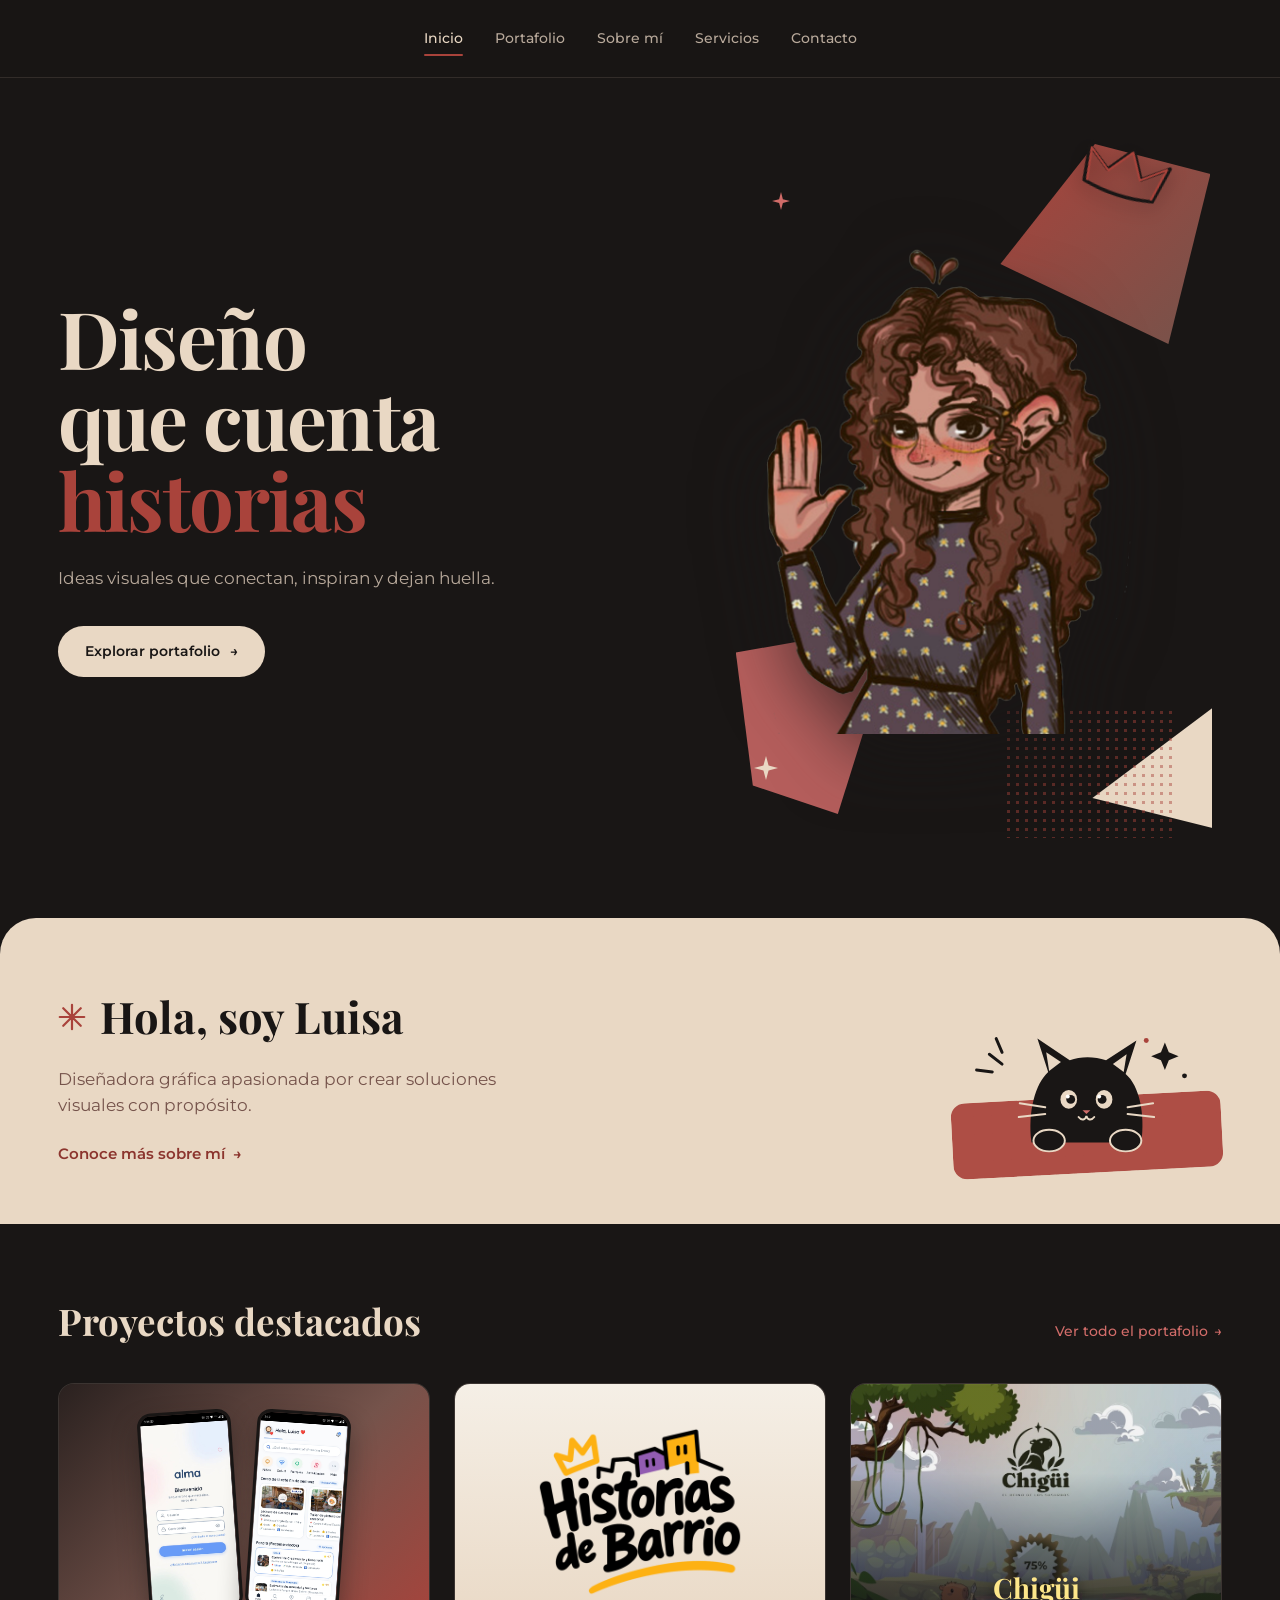
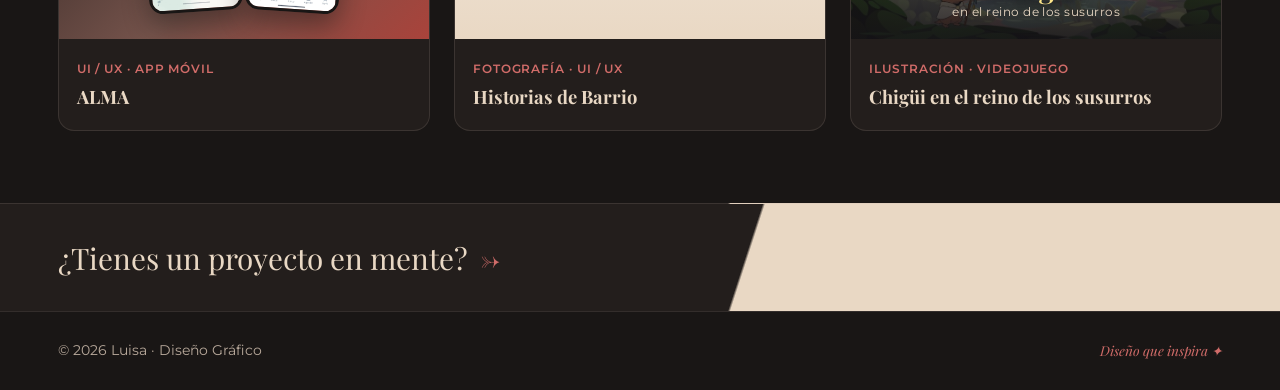
<file: index.html>
<!DOCTYPE html>
<html lang="es">
<head>
  <meta charset="UTF-8">
  <meta name="viewport" content="width=device-width, initial-scale=1.0">
  <meta name="description" content="Portafolio de Luisa — Diseño gráfico que cuenta historias. Branding, Editorial, Ilustración, Fotografía, UI/UX y Publicidad.">
  <title>Inicio | Lp — Luisa Diseño Gráfico</title>
  <link rel="stylesheet" href="css/common.css">
  <link rel="stylesheet" href="css/inicio.css">
</head>
<body>
  <!-- Navegación -->
  <header class="navbar">
    <div class="container navbar__inner">
      <nav class="navbar__menu" aria-label="Menú principal">
        <a href="index.html" class="navbar__link active">Inicio</a>
        <a href="portafolio.html" class="navbar__link">Portafolio</a>
        <a href="sobre-mi.html" class="navbar__link">Sobre mí</a>
        <a href="servicios.html" class="navbar__link">Servicios</a>
        <a href="contacto.html" class="navbar__link">Contacto</a>
      </nav>

      <div class="navbar__actions">
        <button class="navbar__burger" type="button" aria-label="Abrir menú" aria-expanded="false">
          <span></span>
          <span></span>
          <span></span>
        </button>
      </div>
    </div>
  </header>

  <main>
    <!-- 1. HERO -->
    <section class="hero">
      <div class="container hero__grid">
        <div class="hero__content fade-up">
          <h1 class="hero__title">
            Diseño<br>
            que cuenta<br>
            <span class="hero__accent">historias</span>
          </h1>
          <p class="hero__subtitle">
            Ideas visuales que conectan, inspiran y dejan huella.
          </p>
          <a href="portafolio.html" class="btn btn--cream">
            Explorar portafolio
            <span aria-hidden="true">→</span>
          </a>
        </div>

        <div class="hero__visual fade-up" aria-hidden="true">
          <!-- Formas geométricas y halftone -->
          <div class="hero__shard hero__shard--top"></div>
          <div class="hero__shard hero__shard--left"></div>
          <div class="hero__shard hero__shard--right"></div>
          <div class="hero__halftone halftone-dots"></div>

          <!-- Corona dibujada a mano (trazo manual del sistema de diseño) -->
          <svg class="hero__crown" viewBox="0 0 110 74" fill="none" xmlns="http://www.w3.org/2000/svg">
            <path d="M12 60L6 20L34 40L56 10L74 40L102 18L94 60C68 66 38 66 12 60Z" stroke="#191615" stroke-width="4" stroke-linejoin="round"/>
            <path d="M15 58L9 22L35 41L56 13L73 41L99 20L92 58" stroke="#A9433B" stroke-width="2.5" stroke-linecap="round" stroke-linejoin="round"/>
          </svg>

          <!-- Ilustración principal -->
          <div class="hero__portrait-frame">
            <img src="assets/img/lart-hero.png" alt="Ilustración de Luisa saludando" class="hero__portrait">
          </div>

          <!-- Destellos -->
          <svg class="hero__sparkle hero__sparkle--1" viewBox="0 0 28 28" fill="none">
            <path d="M14 0L17 11L28 14L17 17L14 28L11 17L0 14L11 11L14 0Z" fill="#E9D8C4"/>
          </svg>
          <svg class="hero__sparkle hero__sparkle--2" viewBox="0 0 24 24" fill="none">
            <path d="M12 0L14.5 9.5L24 12L14.5 14.5L12 24L9.5 14.5L0 12L9.5 9.5L12 0Z" fill="#D16C69"/>
          </svg>
        </div>
      </div>
    </section>

    <!-- 2. PRESENTACIÓN CREMA ("Hola, soy Luisa") -->
    <section class="intro-band">
      <div class="container intro-band__grid">
        <div class="intro-band__text fade-up">
          <h2 class="intro-band__heading">
            <svg class="intro-band__star" viewBox="0 0 32 32" fill="none" aria-hidden="true">
              <path d="M16 2V30M2 16H30M6 6L26 26M26 6L6 26" stroke="#A9433B" stroke-width="2.5" stroke-linecap="round"/>
            </svg>
            Hola, soy Luisa
          </h2>
          <p class="intro-band__desc">
            Diseñadora gráfica apasionada por crear soluciones visuales con propósito.
          </p>
          <a href="sobre-mi.html" class="intro-band__link">
            Conoce más sobre mí <span aria-hidden="true">→</span>
          </a>
        </div>

        <!-- Ilustración del gatito negro asomándose sobre textura morada halftone -->
        <div class="intro-band__cat fade-up" aria-hidden="true">
          <div class="cat-block halftone-dots"></div>
          <svg class="cat-svg" viewBox="0 0 260 155" fill="none" xmlns="http://www.w3.org/2000/svg">
            <!-- Destellos decorativos -->
            <path d="M35 38L48 48M42 22L48 36M22 54L38 56" stroke="#191615" stroke-width="3" stroke-linecap="round"/>
            <path d="M214 26L218 36L228 40L218 44L214 54L210 44L200 40L210 36L214 26Z" fill="#191615"/>
            <circle cx="195" cy="24" r="2.5" fill="#A9433B"/>
            <circle cx="234" cy="60" r="2.5" fill="#191615"/>
            <!-- Cabeza y orejas del gato negro -->
            <path d="M78 128C74 96 82 68 95 56L84 22L117 44C128 40 142 40 154 44L185 24L174 58C188 70 194 98 190 128H78Z" fill="#191615"/>
            <!-- Orejas interiores -->
            <path d="M93 36L108 46L96 55L93 36Z" fill="#E9D8C4"/>
            <path d="M175 38L161 48L172 56L175 38Z" fill="#E9D8C4"/>
            <!-- Ojos -->
            <ellipse cx="116" cy="84" rx="8.5" ry="9.5" fill="#E9D8C4"/>
            <ellipse cx="152" cy="84" rx="8.5" ry="9.5" fill="#E9D8C4"/>
            <circle cx="118" cy="84" r="4.5" fill="#191615"/>
            <circle cx="150" cy="84" r="4.5" fill="#191615"/>
            <circle cx="115" cy="81" r="2" fill="#FFFFFF"/>
            <circle cx="147" cy="81" r="2" fill="#FFFFFF"/>
            <!-- Nariz y boquita -->
            <path d="M130 95L134 99L138 95H130Z" fill="#D16C69"/>
            <path d="M126 102C129 106 133 105 134 101C135 105 139 106 142 102" stroke="#E9D8C4" stroke-width="2" stroke-linecap="round"/>
            <!-- Bigotes -->
            <path d="M92 92L66 88M92 99L65 102M176 92L202 88M176 99L203 102" stroke="#E9D8C4" stroke-width="2" stroke-linecap="round"/>
            <!-- Patitas apoyadas -->
            <ellipse cx="96" cy="126" rx="16" ry="11" fill="#191615" stroke="#E9D8C4" stroke-width="2"/>
            <ellipse cx="174" cy="126" rx="16" ry="11" fill="#191615" stroke="#E9D8C4" stroke-width="2"/>
          </svg>
        </div>
      </div>
    </section>

    <!-- 3. PROYECTOS DESTACADOS -->
    <section class="featured">
      <div class="container">
        <div class="featured__header fade-up">
          <h2 class="featured__title">Proyectos destacados</h2>
          <a href="portafolio.html" class="featured__all">
            Ver todo el portafolio <span aria-hidden="true">→</span>
          </a>
        </div>

        <div class="featured__grid">
          <!-- Card 1: ALMA -->
          <a href="alma.html" class="feat-card feat-card--alma fade-up">
            <div class="feat-card__art">
              <div class="alma-card-art">
                <img src="assets/img/alma/alma-2.jpeg" alt="Pantalla de bienvenida ALMA" class="alma-card-art__img alma-card-art__img--left">
                <img src="assets/img/alma/alma-1.jpeg" alt="Pantalla principal ALMA" class="alma-card-art__img alma-card-art__img--right">
              </div>
            </div>
            <div class="feat-card__meta">
              <span class="feat-card__tag">UI / UX · App Móvil</span>
              <h3>ALMA</h3>
            </div>
          </a>

          <!-- Card 2: Historias de Barrio -->
          <a href="historias-de-barrio.html" class="feat-card feat-card--barrio fade-up">
            <div class="feat-card__art">
              <div class="barrio-poster">
                <img src="assets/img/historias-de-barrio/logo-historias-de-barrio.png" alt="Logo Historias de Barrio" class="barrio-logo">
              </div>
            </div>
            <div class="feat-card__meta">
              <span class="feat-card__tag">Fotografía · UI / UX</span>
              <h3>Historias de Barrio</h3>
            </div>
          </a>

          <!-- Card 3: Chigüi -->
          <a href="proyecto.html" class="feat-card feat-card--chigui fade-up">
            <div class="feat-card__art">
              <img src="assets/img/chigui-loading.jpg" alt="Chigüi en el reino de los susurros — Concept Art">
              <div class="chigui-overlay">
                <strong class="chigui-logo">Chigüi</strong>
                <span class="chigui-sub">en el reino de los susurros</span>
              </div>
            </div>
            <div class="feat-card__meta">
              <span class="feat-card__tag">Ilustración · Videojuego</span>
              <h3>Chigüi en el reino de los susurros</h3>
            </div>
          </a>
        </div>
      </div>
    </section>

    <!-- 4. CTA INFERIOR + REDES -->
    <section class="cta-strip">
      <div class="container cta-strip__inner">
        <div class="cta-strip__left">
          <a href="contacto.html" class="cta-strip__question">
            ¿Tienes un proyecto en mente?
            <span class="cta-strip__arrow" aria-hidden="true">→</span>
          </a>
        </div>
      </div>
    </section>
  </main>

  <footer class="site-footer">
    <div class="container site-footer__inner">
      <div class="site-footer__brand">
        <span>© 2026 Luisa · Diseño Gráfico</span>
      </div>
      <span class="site-footer__tagline">Diseño que inspira ✦</span>
    </div>
  </footer>

  <script src="js/main.js"></script>
</body>
</html>
</file>
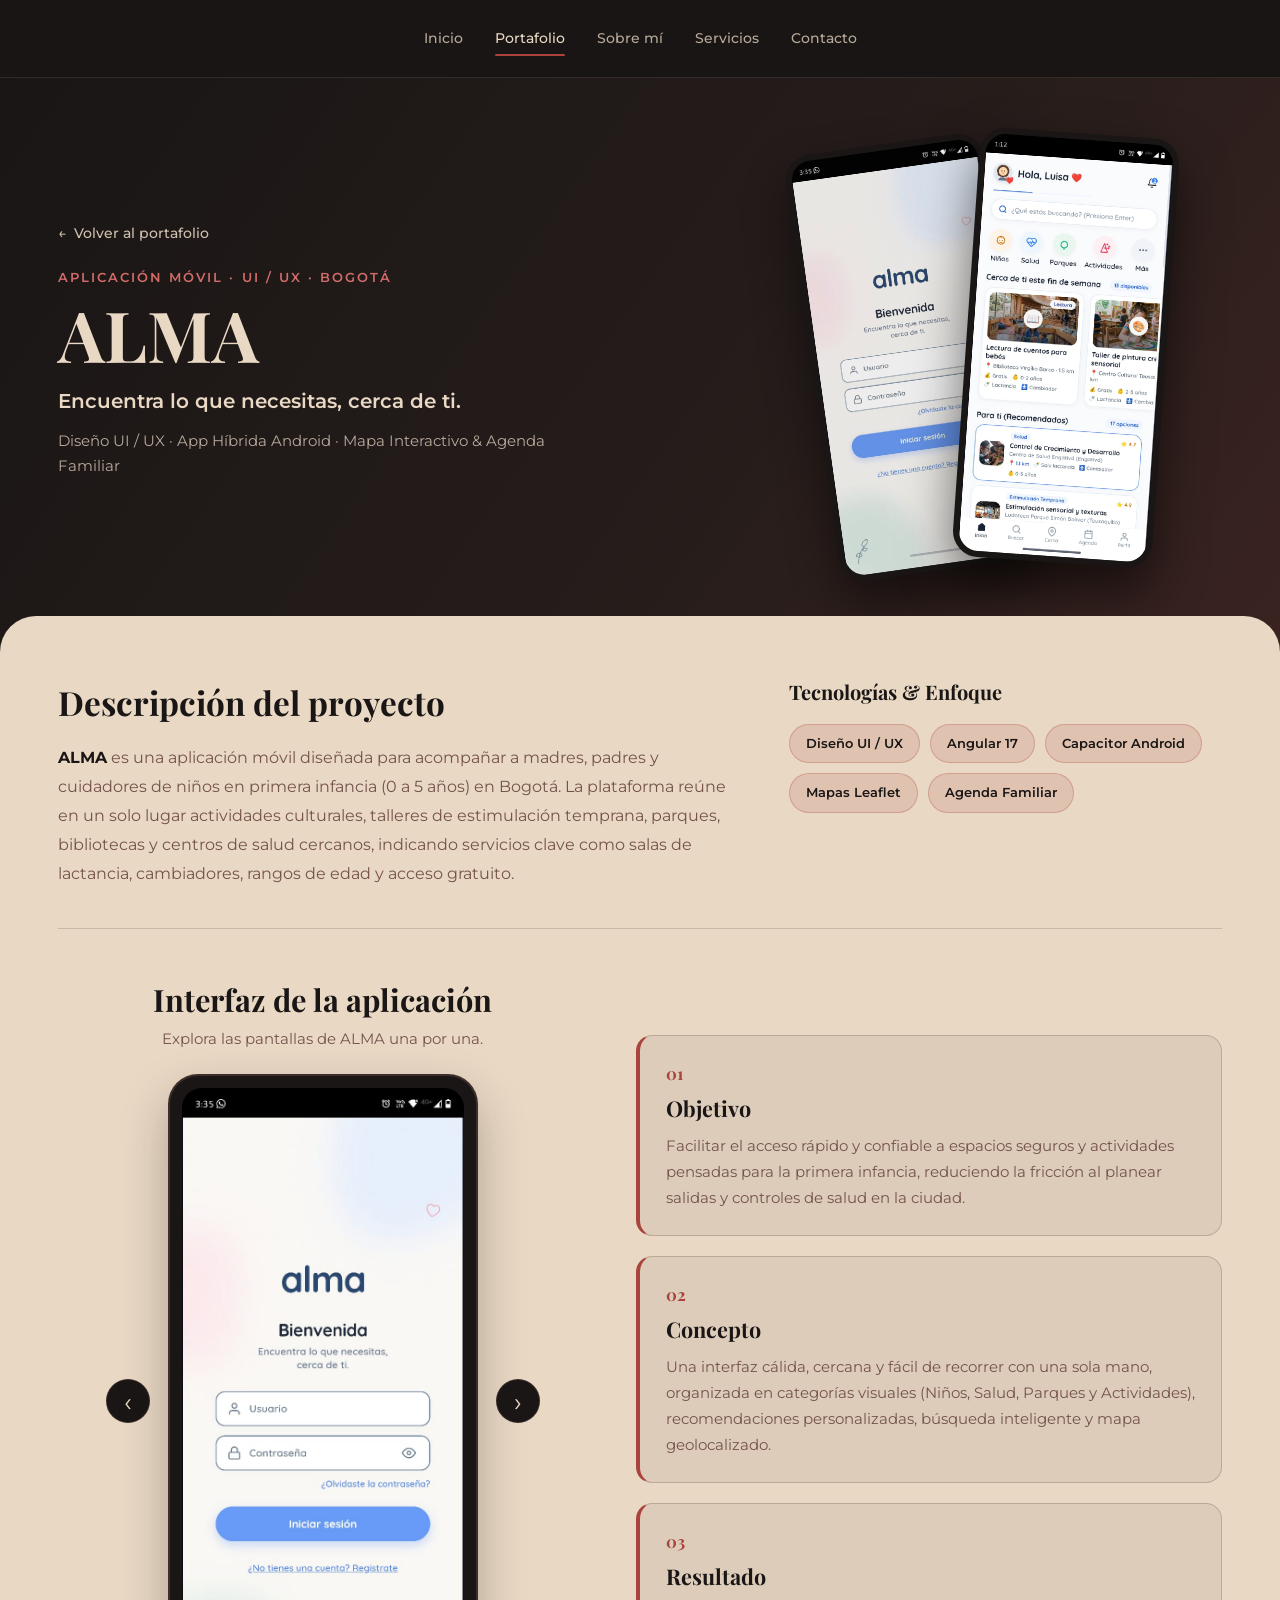
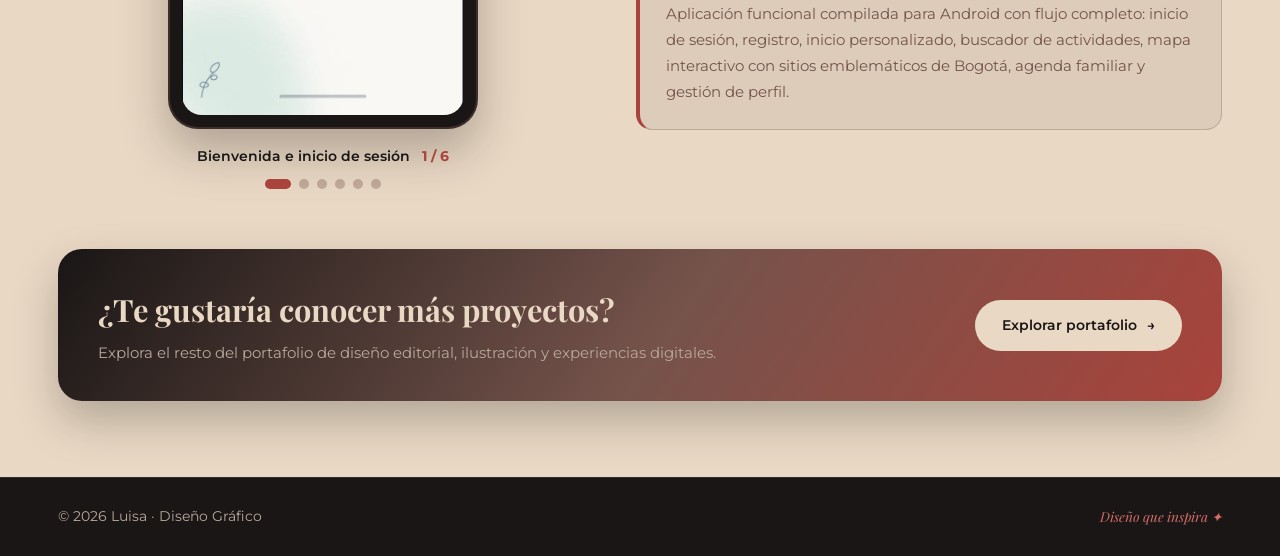
<file: alma.html>
<!DOCTYPE html>
<html lang="es">
<head>
  <meta charset="UTF-8">
  <meta name="viewport" content="width=device-width, initial-scale=1.0">
  <meta name="description" content="Caso de estudio: ALMA — Aplicación móvil de acompañamiento familiar para descubrir actividades, parques, salud y espacios amigables con la primera infancia en Bogotá.">
  <title>ALMA | Caso de Estudio</title>
  <link rel="stylesheet" href="css/common.css">
  <link rel="stylesheet" href="css/alma.css">
</head>
<body>
  <!-- Navegación -->
  <header class="navbar">
    <div class="container navbar__inner">
      <nav class="navbar__menu" aria-label="Menú principal">
        <a href="index.html" class="navbar__link">Inicio</a>
        <a href="portafolio.html" class="navbar__link active">Portafolio</a>
        <a href="sobre-mi.html" class="navbar__link">Sobre mí</a>
        <a href="servicios.html" class="navbar__link">Servicios</a>
        <a href="contacto.html" class="navbar__link">Contacto</a>
      </nav>

      <div class="navbar__actions">
        <button class="navbar__burger" type="button" aria-label="Abrir menú" aria-expanded="false">
          <span></span>
          <span></span>
          <span></span>
        </button>
      </div>
    </div>
  </header>

  <main>
    <!-- 1. HERO DEL PROYECTO ALMA -->
    <section class="alma-hero">
      <div class="container alma-hero__grid">
        <div class="alma-hero__content fade-up">
          <a href="portafolio.html" class="alma-hero__back">
            <span aria-hidden="true">←</span> Volver al portafolio
          </a>
          <span class="alma-hero__kicker">Aplicación Móvil · UI / UX · Bogotá</span>
          <h1 class="alma-hero__title">ALMA</h1>
          <p class="alma-hero__tagline">Encuentra lo que necesitas, cerca de ti.</p>
          <p class="alma-hero__meta">Diseño UI / UX · App Híbrida Android · Mapa Interactivo &amp; Agenda Familiar</p>
        </div>

        <div class="alma-hero__phones fade-up" aria-hidden="true">
          <div class="phone-mockup phone-mockup--back">
            <img src="assets/img/alma/alma-2.jpeg" alt="Pantalla de bienvenida ALMA">
          </div>
          <div class="phone-mockup phone-mockup--front">
            <img src="assets/img/alma/alma-1.jpeg" alt="Pantalla de inicio ALMA">
          </div>
        </div>
      </div>
    </section>

    <!-- 2. CUERPO CREMA DEL CASO DE ESTUDIO -->
    <section class="alma-body">
      <div class="container">
        <!-- Descripción + Herramientas -->
        <div class="alma-overview fade-up">
          <div class="alma-description">
            <h2>Descripción del proyecto</h2>
            <p>
              <strong>ALMA</strong> es una aplicación móvil diseñada para acompañar a madres, padres
              y cuidadores de niños en primera infancia (0 a 5 años) en Bogotá. La plataforma reúne
              en un solo lugar actividades culturales, talleres de estimulación temprana, parques,
              bibliotecas y centros de salud cercanos, indicando servicios clave como salas de
              lactancia, cambiadores, rangos de edad y acceso gratuito.
            </p>
          </div>

          <div class="alma-tools">
            <h3>Tecnologías &amp; Enfoque</h3>
            <ul class="alma-tag-list">
              <li>Diseño UI / UX</li>
              <li>Angular 17</li>
              <li>Capacitor Android</li>
              <li>Mapas Leaflet</li>
              <li>Agenda Familiar</li>
            </ul>
          </div>
        </div>

        <!-- Galería 1 en 1 a la izquierda + Objetivo / Concepto / Resultado a la derecha -->
        <div class="alma-showcase fade-up">
          <!-- Columna izquierda: Galería interactiva 1 en 1 -->
          <div class="alma-gallery-col">
            <div class="alma-section__head">
              <h2>Interfaz de la aplicación</h2>
              <p>Explora las pantallas de ALMA una por una.</p>
            </div>

            <div class="alma-carousel" id="alma-carousel" aria-label="Galería de pantallas de ALMA">
              <button type="button" class="alma-carousel__btn alma-carousel__btn--prev" aria-label="Pantalla anterior">‹</button>

              <div class="alma-carousel__stage">
                <figure class="alma-slide is-active" data-caption="Bienvenida e inicio de sesión">
                  <img src="assets/img/alma/alma-2.jpeg" alt="ALMA — Pantalla de bienvenida e inicio de sesión">
                </figure>
                <figure class="alma-slide" data-caption="Inicio con actividades recomendadas">
                  <img src="assets/img/alma/alma-1.jpeg" alt="ALMA — Inicio con actividades recomendadas">
                </figure>
                <figure class="alma-slide" data-caption="Exploración y detalle de espacios">
                  <img src="assets/img/alma/alma-3.jpeg" alt="ALMA — Exploración y detalle de espacios">
                </figure>
                <figure class="alma-slide" data-caption="Mapa interactivo y lugares cercanos">
                  <img src="assets/img/alma/alma-4.jpeg" alt="ALMA — Mapa interactivo y lugares cercanos">
                </figure>
                <figure class="alma-slide" data-caption="Agenda familiar y organización">
                  <img src="assets/img/alma/alma-5.jpeg" alt="ALMA — Agenda familiar y organización">
                </figure>
                <figure class="alma-slide" data-caption="Perfil y personalización">
                  <img src="assets/img/alma/alma-6.jpeg" alt="ALMA — Perfil y personalización">
                </figure>
              </div>

              <button type="button" class="alma-carousel__btn alma-carousel__btn--next" aria-label="Pantalla siguiente">›</button>
            </div>

            <div class="alma-carousel__footer">
              <span class="alma-carousel__caption" id="alma-caption">Bienvenida e inicio de sesión</span>
              <span class="alma-carousel__counter" id="alma-counter">1 / 6</span>
            </div>

            <div class="alma-carousel__dots" role="tablist" aria-label="Seleccionar pantalla">
              <button type="button" class="alma-dot is-active" data-index="0" aria-label="Ir a pantalla 1"></button>
              <button type="button" class="alma-dot" data-index="1" aria-label="Ir a pantalla 2"></button>
              <button type="button" class="alma-dot" data-index="2" aria-label="Ir a pantalla 3"></button>
              <button type="button" class="alma-dot" data-index="3" aria-label="Ir a pantalla 4"></button>
              <button type="button" class="alma-dot" data-index="4" aria-label="Ir a pantalla 5"></button>
              <button type="button" class="alma-dot" data-index="5" aria-label="Ir a pantalla 6"></button>
            </div>
          </div>

          <!-- Columna derecha: Objetivo / Concepto / Resultado -->
          <div class="alma-pillars">
            <article class="alma-pillar">
              <span class="alma-pillar__num" aria-hidden="true">01</span>
              <h3>Objetivo</h3>
              <p>
                Facilitar el acceso rápido y confiable a espacios seguros y actividades pensadas para
                la primera infancia, reduciendo la fricción al planear salidas y controles de salud en
                la ciudad.
              </p>
            </article>

            <article class="alma-pillar">
              <span class="alma-pillar__num" aria-hidden="true">02</span>
              <h3>Concepto</h3>
              <p>
                Una interfaz cálida, cercana y fácil de recorrer con una sola mano, organizada en
                categorías visuales (Niños, Salud, Parques y Actividades), recomendaciones
                personalizadas, búsqueda inteligente y mapa geolocalizado.
              </p>
            </article>

            <article class="alma-pillar">
              <span class="alma-pillar__num" aria-hidden="true">03</span>
              <h3>Resultado</h3>
              <p>
                Aplicación funcional compilada para Android con flujo completo: inicio de sesión,
                registro, inicio personalizado, buscador de actividades, mapa interactivo con sitios
                emblemáticos de Bogotá, agenda familiar y gestión de perfil.
              </p>
            </article>
          </div>
        </div>

        <!-- Banner inferior -->
        <div class="alma-cta fade-up">
          <div class="alma-cta__banner">
            <div class="alma-cta__text">
              <h2>¿Te gustaría conocer más proyectos?</h2>
              <p>Explora el resto del portafolio de diseño editorial, ilustración y experiencias digitales.</p>
            </div>
            <a href="portafolio.html" class="btn btn--cream">
              Explorar portafolio <span aria-hidden="true">→</span>
            </a>
          </div>
        </div>
      </div>
    </section>
  </main>

  <footer class="site-footer">
    <div class="container site-footer__inner">
      <div class="site-footer__brand">
        <span>© 2026 Luisa · Diseño Gráfico</span>
      </div>
      <span class="site-footer__tagline">Diseño que inspira ✦</span>
    </div>
  </footer>

  <script src="js/main.js"></script>
</body>
</html>
</file>
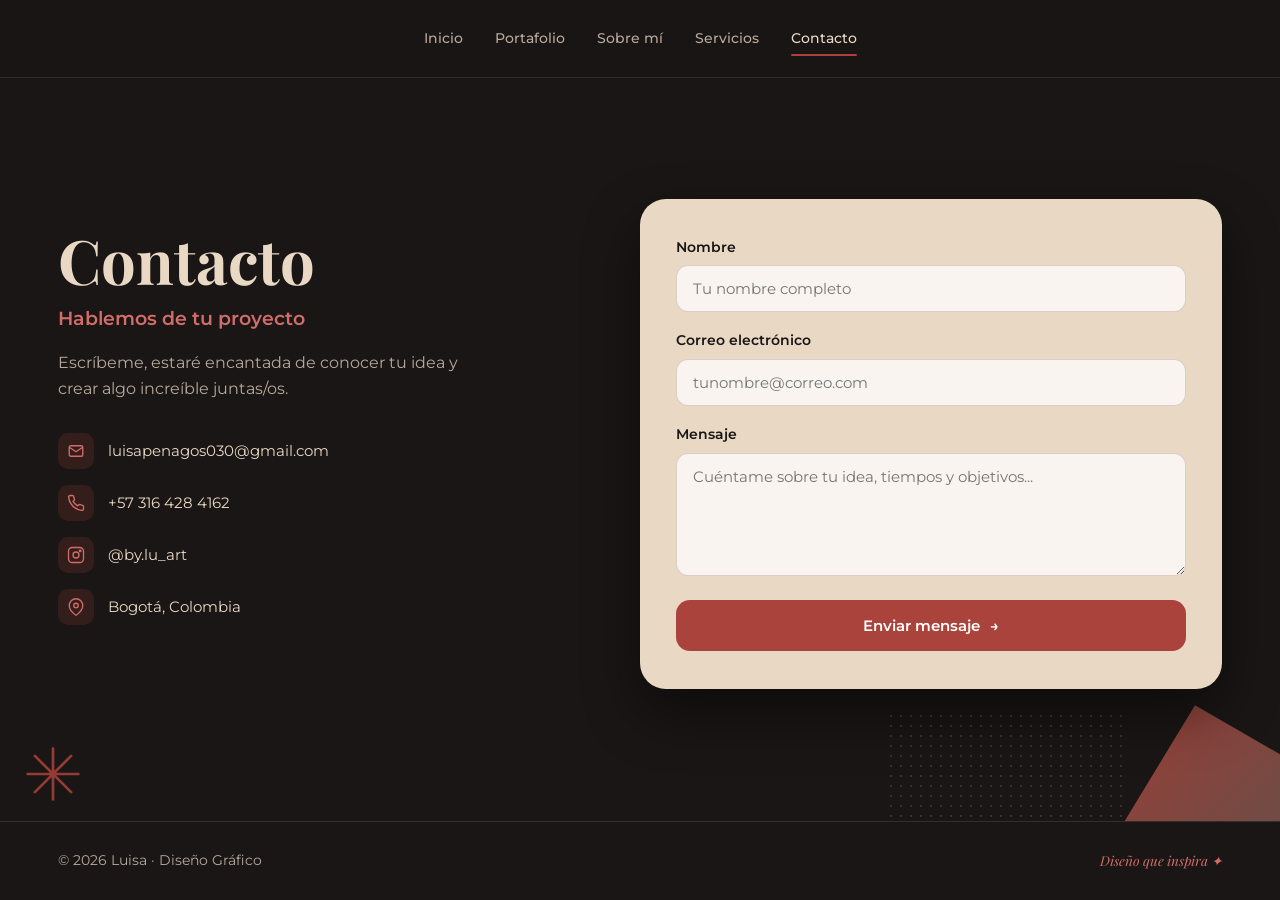
<file: contacto.html>
<!DOCTYPE html>
<html lang="es">
<head>
  <meta charset="UTF-8">
  <meta name="viewport" content="width=device-width, initial-scale=1.0">
  <meta name="description" content="Contacta a Luisa para cotizar tu proyecto de branding, diseño editorial, ilustración o UI/UX.">
  <title>Contacto | Lp — Luisa Diseño Gráfico</title>
  <link rel="stylesheet" href="css/common.css">
  <link rel="stylesheet" href="css/contacto.css">
</head>
<body>
  <!-- Navegación -->
  <header class="navbar">
    <div class="container navbar__inner">
      <nav class="navbar__menu" aria-label="Menú principal">
        <a href="index.html" class="navbar__link">Inicio</a>
        <a href="portafolio.html" class="navbar__link">Portafolio</a>
        <a href="sobre-mi.html" class="navbar__link">Sobre mí</a>
        <a href="servicios.html" class="navbar__link">Servicios</a>
        <a href="contacto.html" class="navbar__link active">Contacto</a>
      </nav>

      <div class="navbar__actions">
        <button class="navbar__burger" type="button" aria-label="Abrir menú" aria-expanded="false">
          <span></span>
          <span></span>
          <span></span>
        </button>
      </div>
    </div>
  </header>

  <main>
    <section class="contact-section">
      <!-- Decoraciones de collage en fondo oscuro -->
      <div class="contact-deco contact-deco--halftone halftone-dots--light" aria-hidden="true"></div>
      <div class="contact-deco contact-deco--shard" aria-hidden="true"></div>
      <svg class="contact-deco contact-deco--star" viewBox="0 0 64 64" fill="none" aria-hidden="true">
        <path d="M32 4V60M4 32H60M12 12L52 52M52 12L12 52" stroke="#A9433B" stroke-width="3" stroke-linecap="round"/>
      </svg>

      <div class="container contact-grid">
        <!-- Columna izquierda: Información -->
        <div class="contact-info fade-up">
          <h1 class="contact-info__title">Contacto</h1>
          <p class="contact-info__subtitle">Hablemos de tu proyecto</p>
          <p class="contact-info__text">
            Escríbeme, estaré encantada de conocer tu idea y crear algo increíble juntas/os.
          </p>

          <ul class="contact-details">
            <li>
              <span class="contact-icon" aria-hidden="true">
                <svg viewBox="0 0 24 24" fill="none" stroke="currentColor" stroke-width="1.8"><rect x="3" y="5" width="18" height="14" rx="2"/><path d="M3 7l9 6 9-6"/></svg>
              </span>
              <a href="mailto:luisapenagos030@gmail.com">luisapenagos030@gmail.com</a>
            </li>
            <li>
              <span class="contact-icon" aria-hidden="true">
                <svg viewBox="0 0 24 24" fill="none" stroke="currentColor" stroke-width="1.8"><path d="M22 16.92v3a2 2 0 0 1-2.18 2 19.79 19.79 0 0 1-8.63-3.07 19.5 19.5 0 0 1-6-6 19.79 19.79 0 0 1-3.07-8.67A2 2 0 0 1 4.11 2h3a2 2 0 0 1 2 1.72c.12.96.36 1.9.7 2.81a2 2 0 0 1-.45 2.11L8.09 9.91a16 16 0 0 0 6 6l1.27-1.27a2 2 0 0 1 2.11-.45c.91.34 1.85.58 2.81.7A2 2 0 0 1 22 16.92z"/></svg>
              </span>
              <a href="tel:+573164284162">+57 316 428 4162</a>
            </li>
            <li>
              <span class="contact-icon" aria-hidden="true">
                <svg viewBox="0 0 24 24" fill="none" stroke="currentColor" stroke-width="1.8"><rect x="2" y="2" width="20" height="20" rx="5"/><circle cx="12" cy="12" r="4"/><circle cx="17.5" cy="6.5" r="1" fill="currentColor"/></svg>
              </span>
              <a href="https://www.instagram.com/by.lu_art/" target="_blank" rel="noopener noreferrer">@by.lu_art</a>
            </li>
            <li>
              <span class="contact-icon" aria-hidden="true">
                <svg viewBox="0 0 24 24" fill="none" stroke="currentColor" stroke-width="1.8"><path d="M21 10c0 7-9 13-9 13s-9-6-9-13a9 9 0 0 1 18 0z"/><circle cx="12" cy="10" r="3"/></svg>
              </span>
              <span>Bogotá, Colombia</span>
            </li>
          </ul>
        </div>

        <!-- Columna derecha: Formulario en tarjeta crema -->
        <div class="contact-form-card fade-up">
          <form id="contact-form" class="contact-form" novalidate>
            <div class="form-group">
              <label for="nombre">Nombre</label>
              <input type="text" id="nombre" name="nombre" placeholder="Tu nombre completo" required>
            </div>

            <div class="form-group">
              <label for="correo">Correo electrónico</label>
              <input type="email" id="correo" name="correo" placeholder="tunombre@correo.com" required>
            </div>

            <div class="form-group">
              <label for="mensaje">Mensaje</label>
              <textarea id="mensaje" name="mensaje" rows="5" placeholder="Cuéntame sobre tu idea, tiempos y objetivos..." required></textarea>
            </div>

            <button type="submit" class="btn btn--purple contact-submit">
              Enviar mensaje <span aria-hidden="true">→</span>
            </button>

            <p id="form-feedback" class="form-feedback" role="status" aria-live="polite" hidden></p>
          </form>
        </div>
      </div>
    </section>
  </main>

  <footer class="site-footer">
    <div class="container site-footer__inner">
      <div class="site-footer__brand">
        <span>© 2026 Luisa · Diseño Gráfico</span>
      </div>
      <span class="site-footer__tagline">Diseño que inspira ✦</span>
    </div>
  </footer>

  <script src="js/main.js"></script>
</body>
</html>
</file>
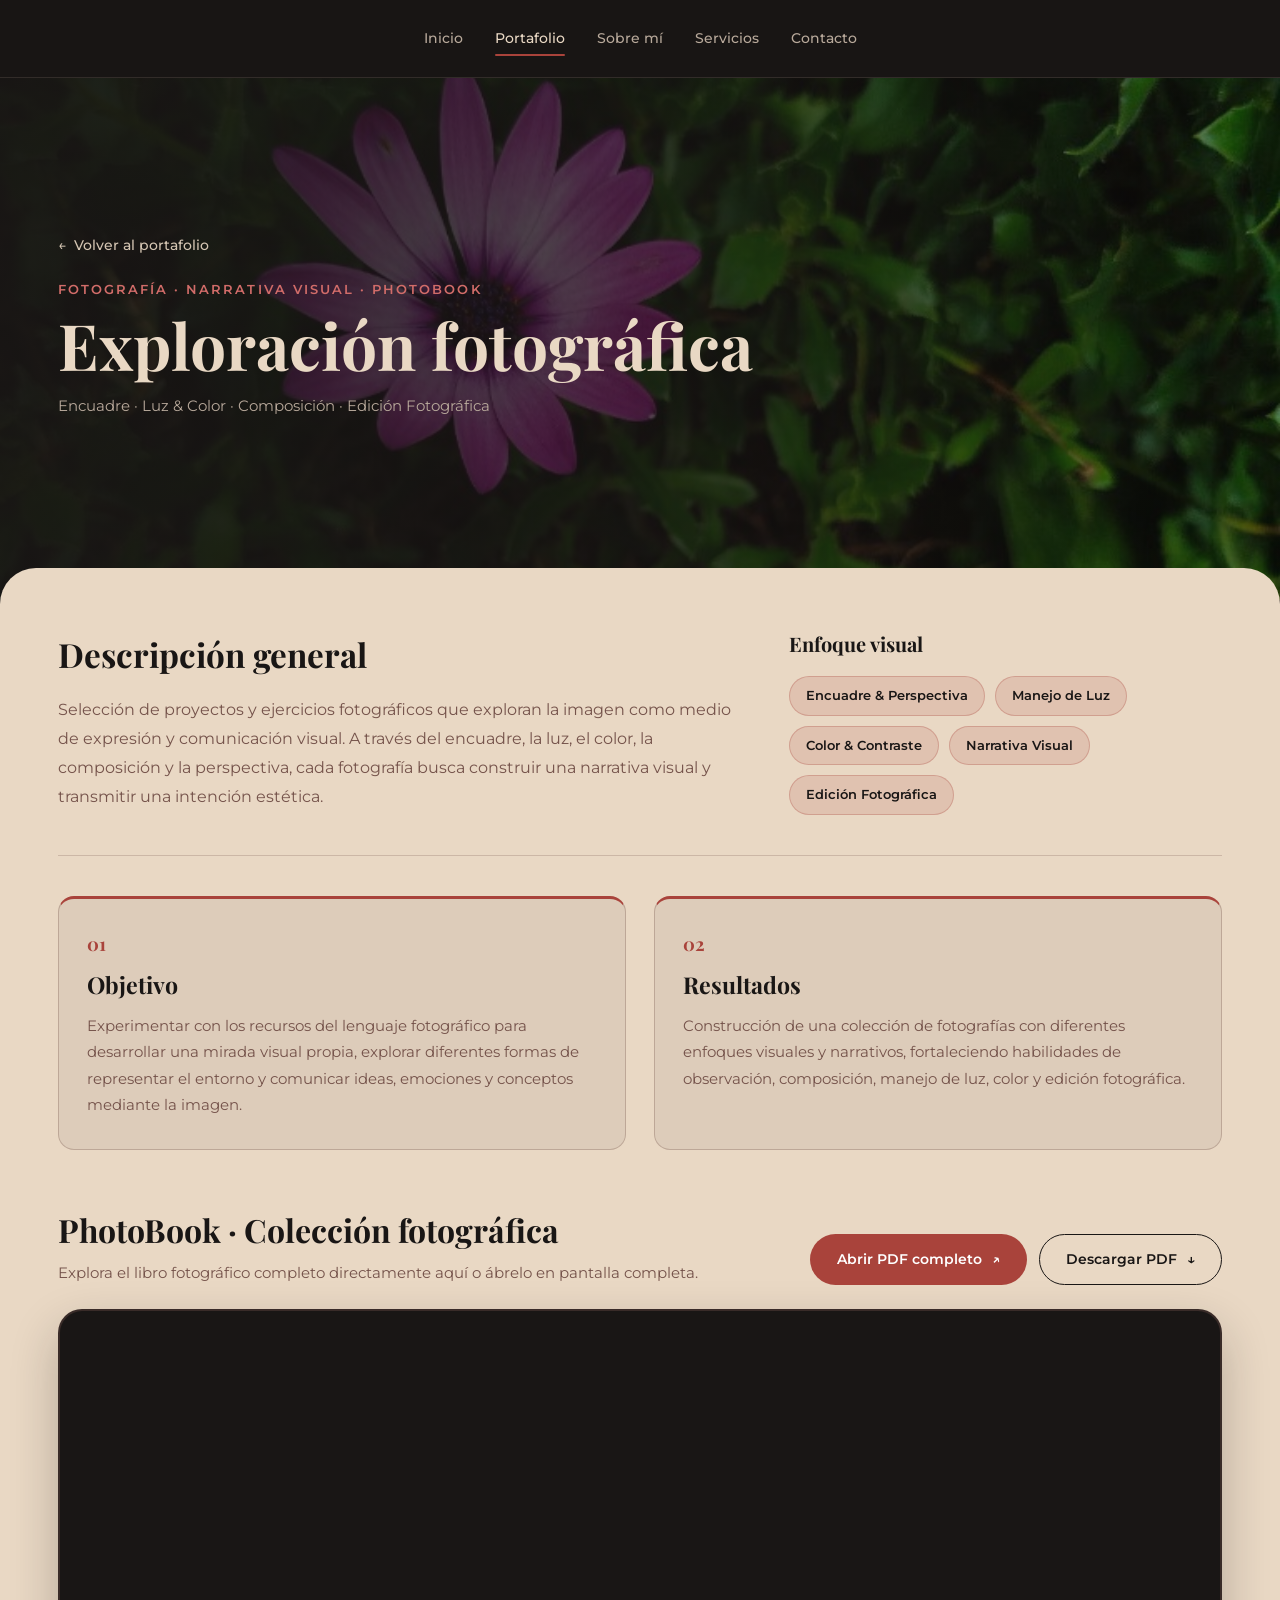
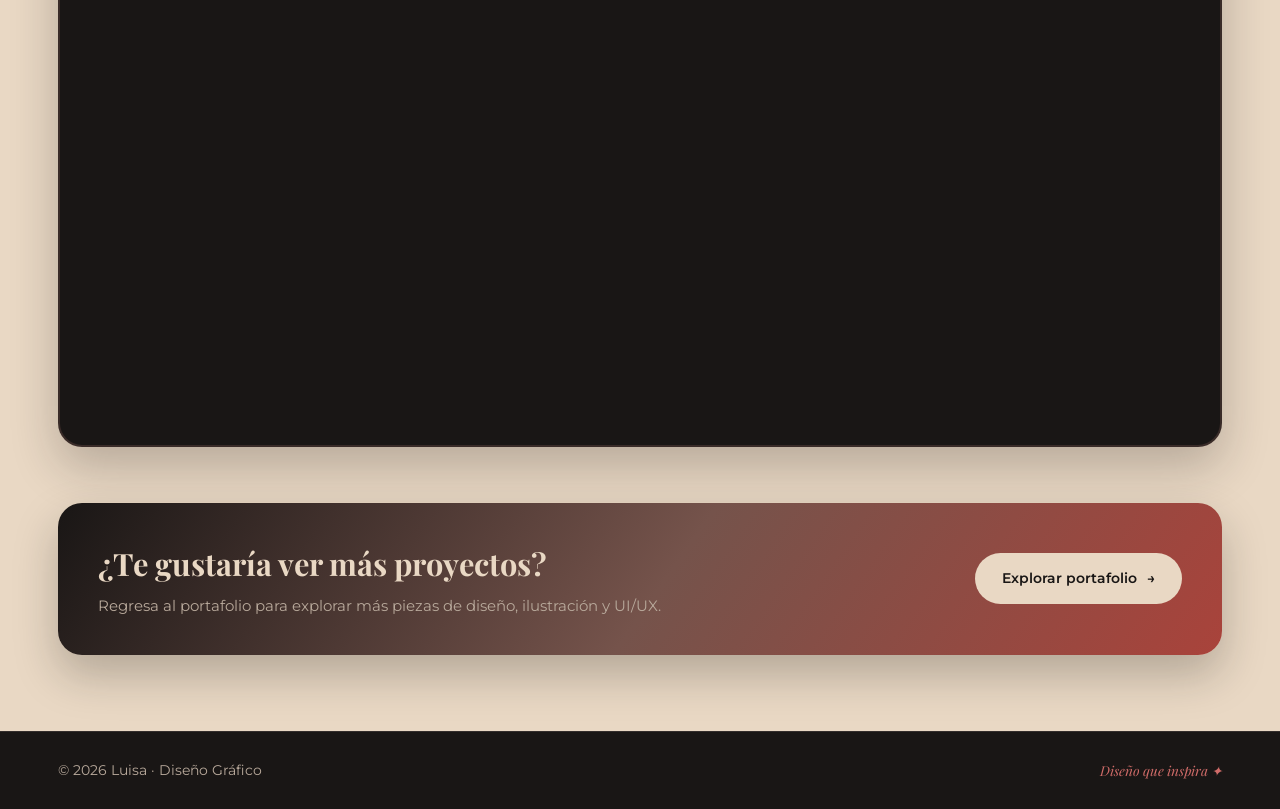
<file: exploracion-fotografica.html>
<!DOCTYPE html>
<html lang="es">
<head>
  <meta charset="UTF-8">
  <meta name="viewport" content="width=device-width, initial-scale=1.0">
  <meta name="description" content="Exploración fotográfica — Selección de proyectos y ejercicios fotográficos de Luisa, presentados en PhotoBook.">
  <title>Exploración fotográfica | Caso de Estudio</title>
  <link rel="stylesheet" href="css/common.css">
  <link rel="stylesheet" href="css/exploracion-fotografica.css">
</head>
<body>
  <!-- Navegación -->
  <header class="navbar">
    <div class="container navbar__inner">
      <nav class="navbar__menu" aria-label="Menú principal">
        <a href="index.html" class="navbar__link">Inicio</a>
        <a href="portafolio.html" class="navbar__link active">Portafolio</a>
        <a href="sobre-mi.html" class="navbar__link">Sobre mí</a>
        <a href="servicios.html" class="navbar__link">Servicios</a>
        <a href="contacto.html" class="navbar__link">Contacto</a>
      </nav>

      <div class="navbar__actions">
        <button class="navbar__burger" type="button" aria-label="Abrir menú" aria-expanded="false">
          <span></span>
          <span></span>
          <span></span>
        </button>
      </div>
    </div>
  </header>

  <main>
    <!-- 1. HERO -->
    <section class="foto-hero">
      <img src="assets/img/exploracion-fotografica-portada.jpg" alt="Portada Exploración fotográfica" class="foto-hero__bg">
      <div class="foto-hero__scrim" aria-hidden="true"></div>
      <div class="container foto-hero__content fade-up">
        <a href="portafolio.html" class="foto-hero__back">
          <span aria-hidden="true">←</span> Volver al portafolio
        </a>
        <span class="foto-hero__kicker">Fotografía · Narrativa Visual · PhotoBook</span>
        <h1 class="foto-hero__title">Exploración fotográfica</h1>
        <p class="foto-hero__meta">Encuadre · Luz &amp; Color · Composición · Edición Fotográfica</p>
      </div>
    </section>

    <!-- 2. CUERPO CREMA -->
    <section class="foto-body">
      <div class="container">
        <!-- Descripción general -->
        <div class="foto-overview fade-up">
          <div class="foto-description">
            <h2>Descripción general</h2>
            <p>
              Selección de proyectos y ejercicios fotográficos que exploran la imagen como medio de
              expresión y comunicación visual. A través del encuadre, la luz, el color, la
              composición y la perspectiva, cada fotografía busca construir una narrativa visual y
              transmitir una intención estética.
            </p>
          </div>

          <div class="foto-tags">
            <h3>Enfoque visual</h3>
            <ul class="foto-tag-list">
              <li>Encuadre &amp; Perspectiva</li>
              <li>Manejo de Luz</li>
              <li>Color &amp; Contraste</li>
              <li>Narrativa Visual</li>
              <li>Edición Fotográfica</li>
            </ul>
          </div>
        </div>

        <!-- Objetivo y Resultados -->
        <div class="foto-pillars fade-up">
          <article class="foto-pillar">
            <span class="foto-pillar__num" aria-hidden="true">01</span>
            <h3>Objetivo</h3>
            <p>
              Experimentar con los recursos del lenguaje fotográfico para desarrollar una mirada
              visual propia, explorar diferentes formas de representar el entorno y comunicar ideas,
              emociones y conceptos mediante la imagen.
            </p>
          </article>

          <article class="foto-pillar">
            <span class="foto-pillar__num" aria-hidden="true">02</span>
            <h3>Resultados</h3>
            <p>
              Construcción de una colección de fotografías con diferentes enfoques visuales y
              narrativos, fortaleciendo habilidades de observación, composición, manejo de luz,
              color y edición fotográfica.
            </p>
          </article>
        </div>

        <!-- Visor integrado del PhotoBook PDF -->
        <div class="foto-section fade-up">
          <div class="foto-section__head">
            <div>
              <h2>PhotoBook · Colección fotográfica</h2>
              <p>Explora el libro fotográfico completo directamente aquí o ábrelo en pantalla completa.</p>
            </div>
            <div class="foto-pdf-actions">
              <a href="assets/docs/PhotoBook.pdf" target="_blank" rel="noopener noreferrer" class="btn btn--purple">
                Abrir PDF completo <span aria-hidden="true">↗</span>
              </a>
              <a href="assets/docs/PhotoBook.pdf" download class="btn btn--outline-dark">
                Descargar PDF <span aria-hidden="true">↓</span>
              </a>
            </div>
          </div>

          <div class="foto-pdf-frame">
            <iframe
              src="assets/docs/PhotoBook.pdf#view=FitH"
              title="PhotoBook — Exploración fotográfica"
              class="foto-pdf-embed"
            ></iframe>
          </div>
        </div>

        <!-- CTA inferior -->
        <div class="foto-cta fade-up">
          <div class="foto-cta__banner">
            <div>
              <h2>¿Te gustaría ver más proyectos?</h2>
              <p>Regresa al portafolio para explorar más piezas de diseño, ilustración y UI/UX.</p>
            </div>
            <a href="portafolio.html" class="btn btn--cream">
              Explorar portafolio <span aria-hidden="true">→</span>
            </a>
          </div>
        </div>
      </div>
    </section>
  </main>

  <footer class="site-footer">
    <div class="container site-footer__inner">
      <div class="site-footer__brand">
        <span>© 2026 Luisa · Diseño Gráfico</span>
      </div>
      <span class="site-footer__tagline">Diseño que inspira ✦</span>
    </div>
  </footer>

  <script src="js/main.js"></script>
</body>
</html>
</file>
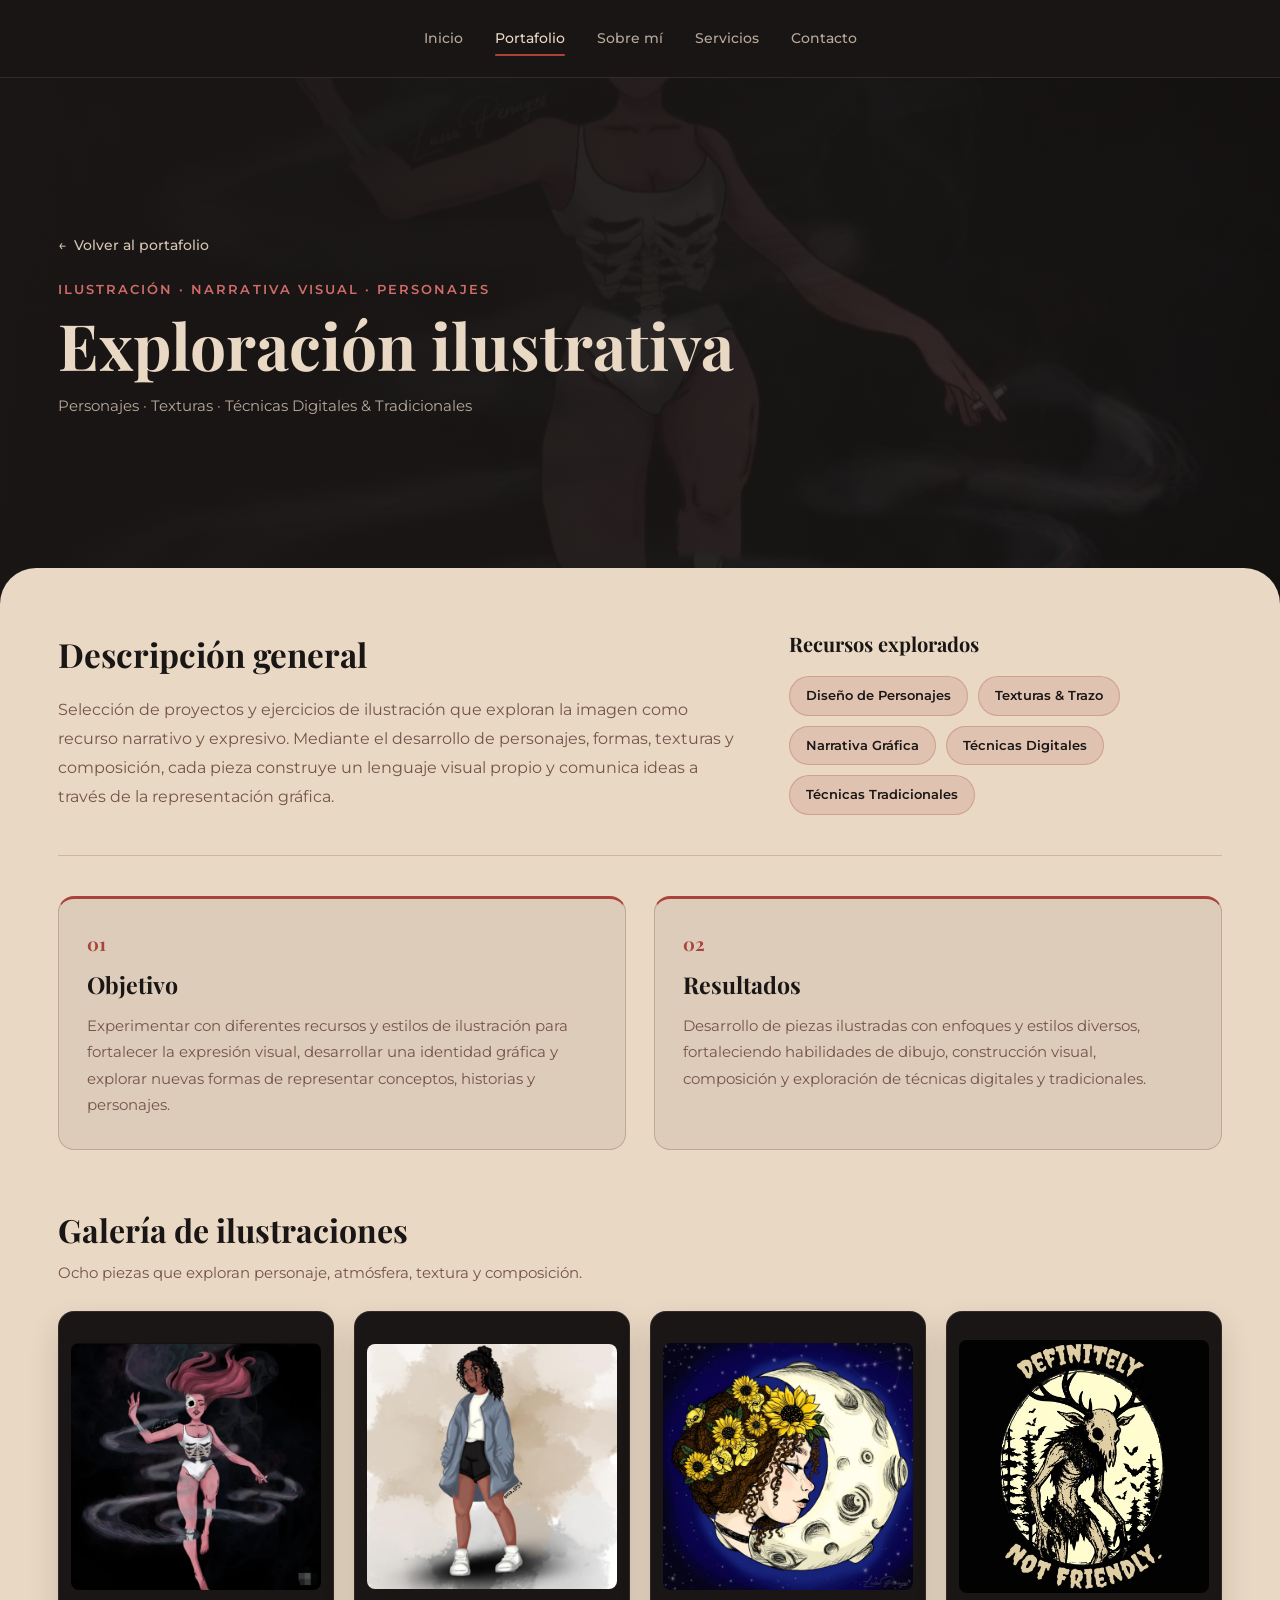
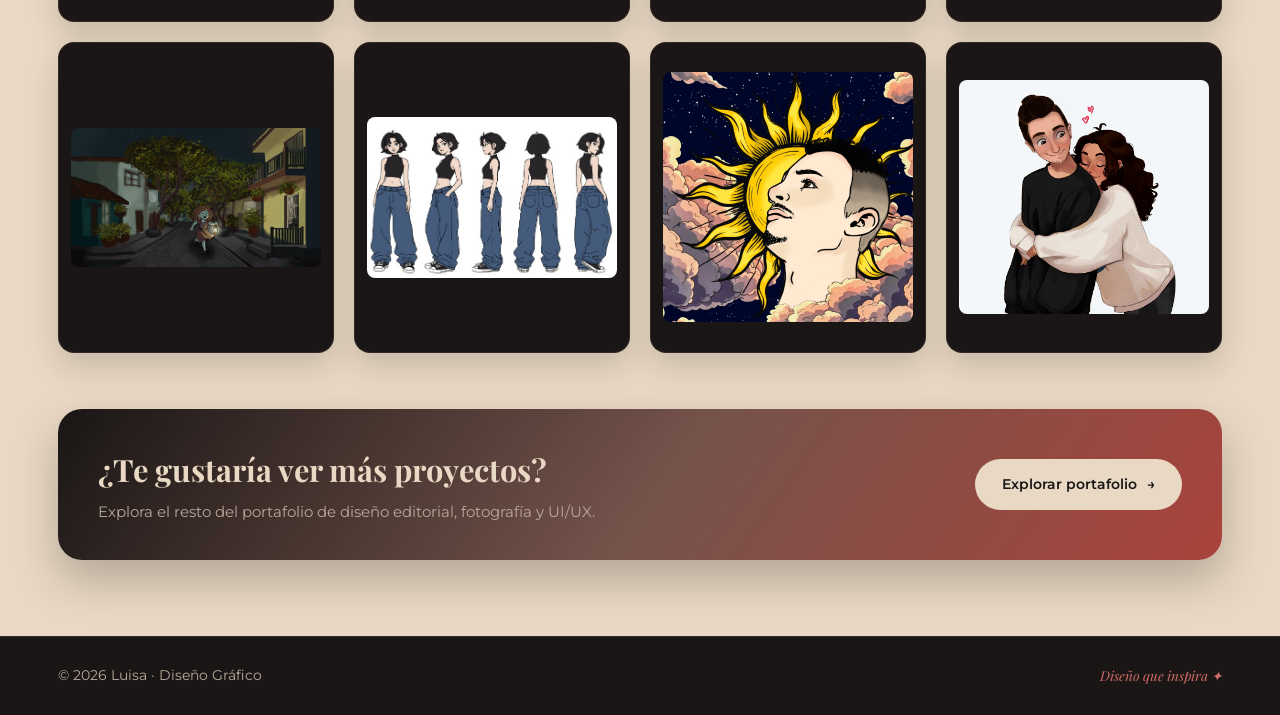
<file: exploracion-ilustrativa.html>
<!DOCTYPE html>
<html lang="es">
<head>
  <meta charset="UTF-8">
  <meta name="viewport" content="width=device-width, initial-scale=1.0">
  <meta name="description" content="Exploración ilustrativa — Selección de proyectos y ejercicios de ilustración por Luisa.">
  <title>Exploración ilustrativa | Caso de Estudio</title>
  <link rel="stylesheet" href="css/common.css">
  <link rel="stylesheet" href="css/exploracion-ilustrativa.css">
</head>
<body>
  <!-- Navegación -->
  <header class="navbar">
    <div class="container navbar__inner">
      <nav class="navbar__menu" aria-label="Menú principal">
        <a href="index.html" class="navbar__link">Inicio</a>
        <a href="portafolio.html" class="navbar__link active">Portafolio</a>
        <a href="sobre-mi.html" class="navbar__link">Sobre mí</a>
        <a href="servicios.html" class="navbar__link">Servicios</a>
        <a href="contacto.html" class="navbar__link">Contacto</a>
      </nav>

      <div class="navbar__actions">
        <button class="navbar__burger" type="button" aria-label="Abrir menú" aria-expanded="false">
          <span></span>
          <span></span>
          <span></span>
        </button>
      </div>
    </div>
  </header>

  <main>
    <!-- 1. HERO -->
    <section class="ilus-hero">
      <img src="assets/img/ilustracion/ilustracion-1.jpeg" alt="Exploración ilustrativa" class="ilus-hero__bg">
      <div class="ilus-hero__scrim" aria-hidden="true"></div>

      <div class="container ilus-hero__content fade-up">
        <a href="portafolio.html" class="ilus-hero__back">
          <span aria-hidden="true">←</span> Volver al portafolio
        </a>
        <span class="ilus-hero__kicker">Ilustración · Narrativa Visual · Personajes</span>
        <h1 class="ilus-hero__title">Exploración ilustrativa</h1>
        <p class="ilus-hero__meta">Personajes · Texturas · Técnicas Digitales &amp; Tradicionales</p>
      </div>
    </section>

    <!-- 2. CUERPO CREMA -->
    <section class="ilus-body">
      <div class="container">
        <!-- Descripción general -->
        <div class="ilus-overview fade-up">
          <div class="ilus-description">
            <h2>Descripción general</h2>
            <p>
              Selección de proyectos y ejercicios de ilustración que exploran la imagen como recurso
              narrativo y expresivo. Mediante el desarrollo de personajes, formas, texturas y
              composición, cada pieza construye un lenguaje visual propio y comunica ideas a través
              de la representación gráfica.
            </p>
          </div>

          <div class="ilus-tags">
            <h3>Recursos explorados</h3>
            <ul class="ilus-tag-list">
              <li>Diseño de Personajes</li>
              <li>Texturas &amp; Trazo</li>
              <li>Narrativa Gráfica</li>
              <li>Técnicas Digitales</li>
              <li>Técnicas Tradicionales</li>
            </ul>
          </div>
        </div>

        <!-- Objetivo y Resultados -->
        <div class="ilus-pillars fade-up">
          <article class="ilus-pillar">
            <span class="ilus-pillar__num" aria-hidden="true">01</span>
            <h3>Objetivo</h3>
            <p>
              Experimentar con diferentes recursos y estilos de ilustración para fortalecer la
              expresión visual, desarrollar una identidad gráfica y explorar nuevas formas de
              representar conceptos, historias y personajes.
            </p>
          </article>

          <article class="ilus-pillar">
            <span class="ilus-pillar__num" aria-hidden="true">02</span>
            <h3>Resultados</h3>
            <p>
              Desarrollo de piezas ilustradas con enfoques y estilos diversos, fortaleciendo
              habilidades de dibujo, construcción visual, composición y exploración de técnicas
              digitales y tradicionales.
            </p>
          </article>
        </div>

        <!-- Galería de ilustraciones -->
        <div class="ilus-section fade-up">
          <div class="ilus-section__head">
            <h2>Galería de ilustraciones</h2>
            <p>Ocho piezas que exploran personaje, atmósfera, textura y composición.</p>
          </div>

          <div class="ilus-gallery">
            <figure class="ilus-piece">
              <img src="assets/img/ilustracion/ilustracion-1.jpeg" alt="Exploración ilustrativa 1" loading="lazy">
            </figure>
            <figure class="ilus-piece">
              <img src="assets/img/ilustracion/ilustracion-2.jpeg" alt="Exploración ilustrativa 2" loading="lazy">
            </figure>
            <figure class="ilus-piece">
              <img src="assets/img/ilustracion/ilustracion-3.jpeg" alt="Exploración ilustrativa 3" loading="lazy">
            </figure>
            <figure class="ilus-piece">
              <img src="assets/img/ilustracion/ilustracion-4.jpeg" alt="Exploración ilustrativa 4" loading="lazy">
            </figure>
            <figure class="ilus-piece">
              <img src="assets/img/ilustracion/ilustracion-5.jpeg" alt="Exploración ilustrativa 5" loading="lazy">
            </figure>
            <figure class="ilus-piece">
              <img src="assets/img/ilustracion/ilustracion-6.jpeg" alt="Exploración ilustrativa 6" loading="lazy">
            </figure>
            <figure class="ilus-piece">
              <img src="assets/img/ilustracion/ilustracion-7.jpeg" alt="Exploración ilustrativa 7" loading="lazy">
            </figure>
            <figure class="ilus-piece">
              <img src="assets/img/ilustracion/ilustracion-8.jpeg" alt="Exploración ilustrativa 8" loading="lazy">
            </figure>
          </div>
        </div>

        <!-- CTA final -->
        <div class="ilus-cta fade-up">
          <div class="ilus-cta__banner">
            <div>
              <h2>¿Te gustaría ver más proyectos?</h2>
              <p>Explora el resto del portafolio de diseño editorial, fotografía y UI/UX.</p>
            </div>
            <a href="portafolio.html" class="btn btn--cream">
              Explorar portafolio <span aria-hidden="true">→</span>
            </a>
          </div>
        </div>
      </div>
    </section>
  </main>

  <footer class="site-footer">
    <div class="container site-footer__inner">
      <div class="site-footer__brand">
        <span>© 2026 Luisa · Diseño Gráfico</span>
      </div>
      <span class="site-footer__tagline">Diseño que inspira ✦</span>
    </div>
  </footer>

  <script src="js/main.js"></script>
</body>
</html>
</file>
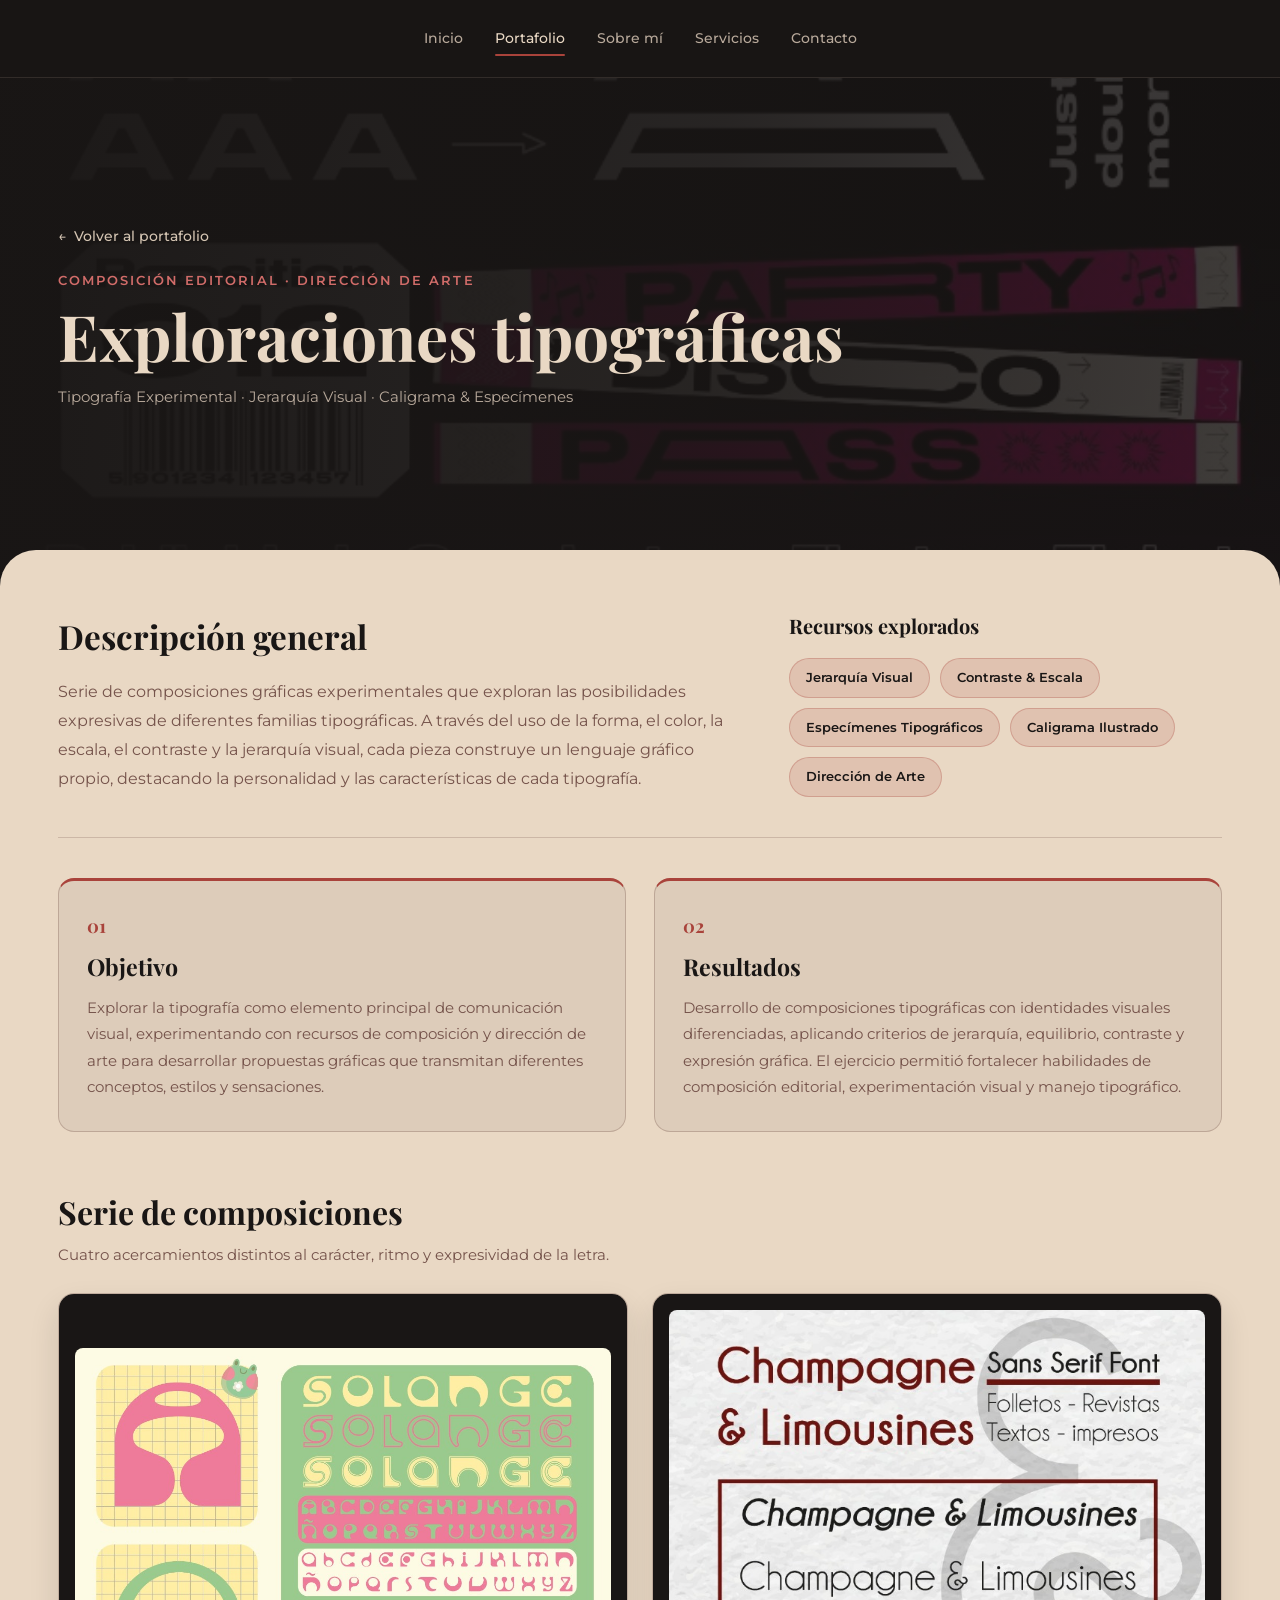
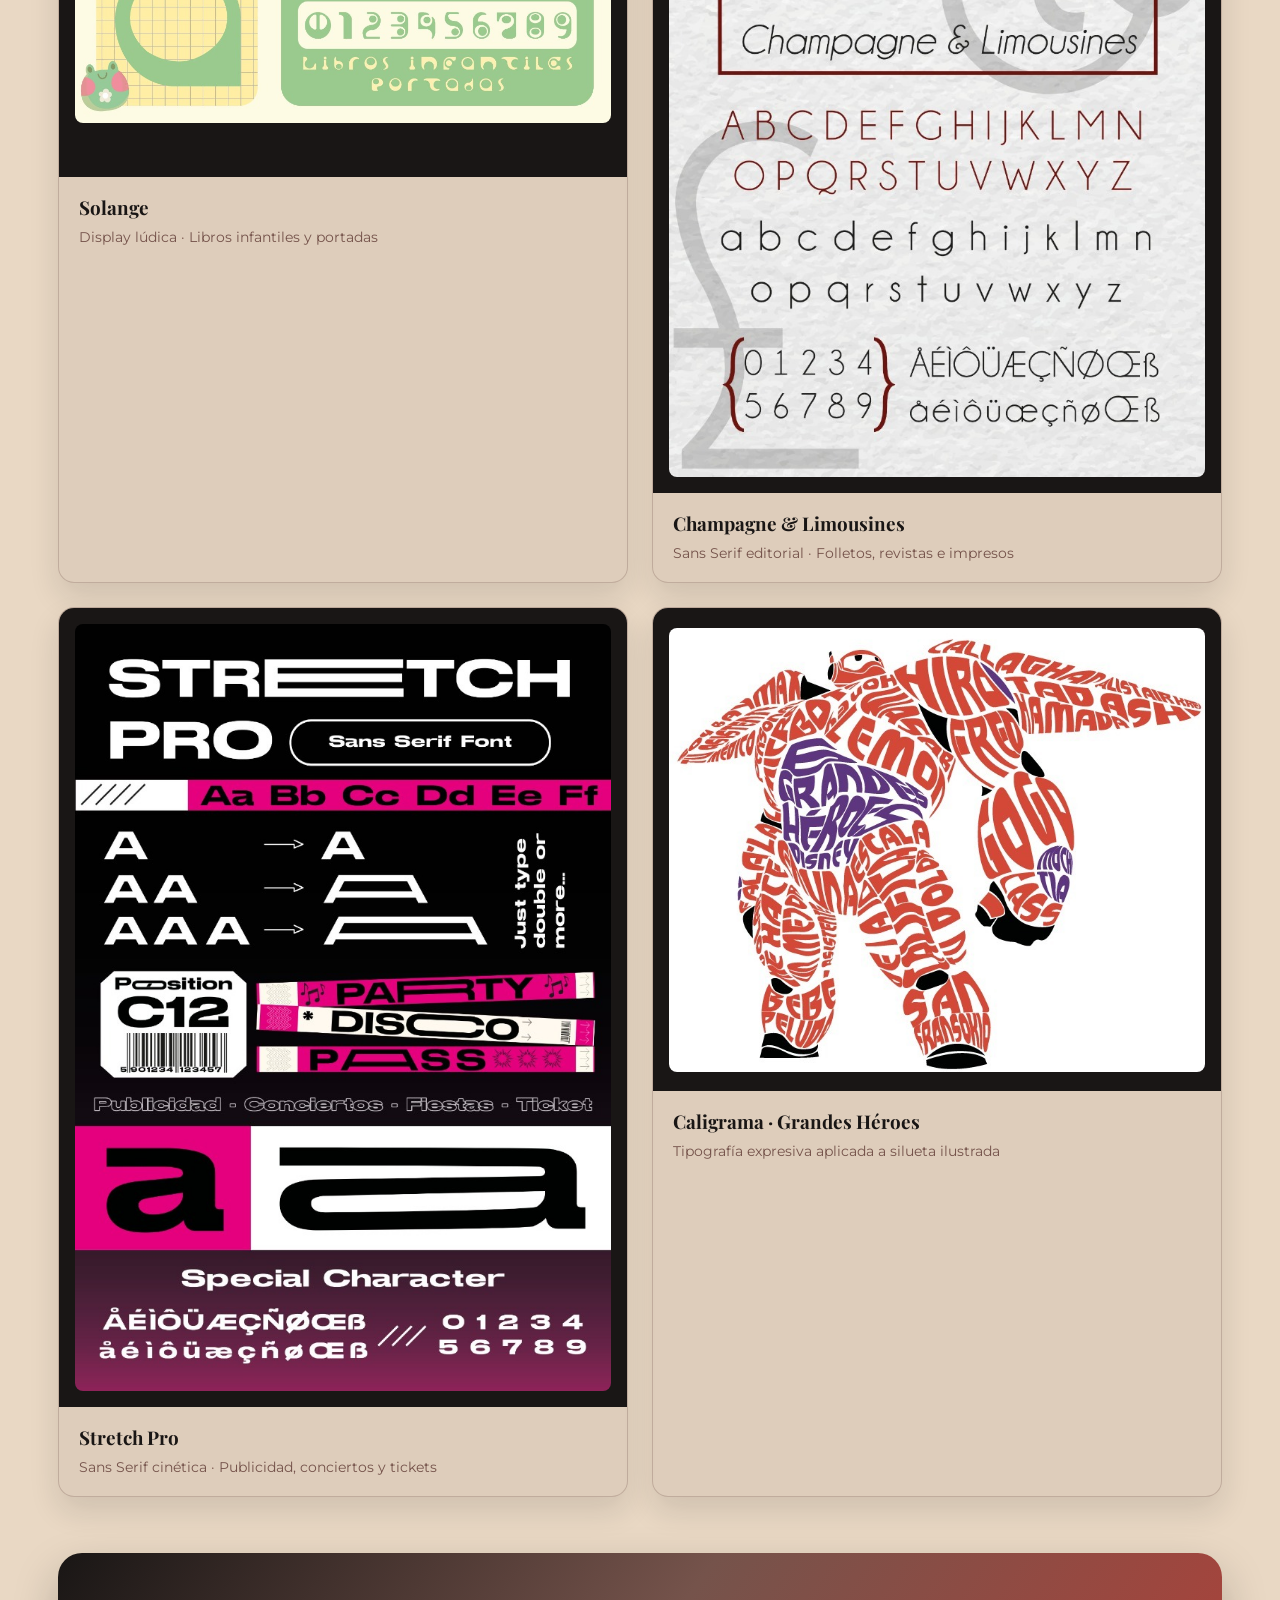
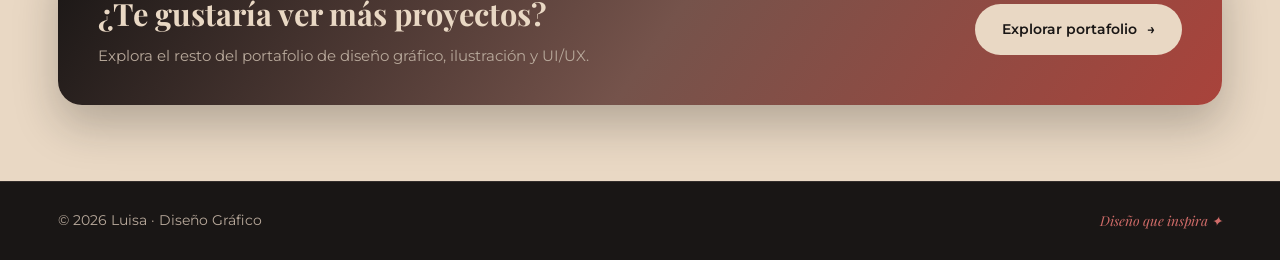
<file: exploraciones-tipograficas.html>
<!DOCTYPE html>
<html lang="es">
<head>
  <meta charset="UTF-8">
  <meta name="viewport" content="width=device-width, initial-scale=1.0">
  <meta name="description" content="Exploraciones tipográficas — Serie de composiciones gráficas experimentales por Luisa.">
  <title>Exploraciones tipográficas | Caso de Estudio</title>
  <link rel="stylesheet" href="css/common.css">
  <link rel="stylesheet" href="css/exploraciones-tipograficas.css">
</head>
<body>
  <!-- Navegación -->
  <header class="navbar">
    <div class="container navbar__inner">
      <nav class="navbar__menu" aria-label="Menú principal">
        <a href="index.html" class="navbar__link">Inicio</a>
        <a href="portafolio.html" class="navbar__link active">Portafolio</a>
        <a href="sobre-mi.html" class="navbar__link">Sobre mí</a>
        <a href="servicios.html" class="navbar__link">Servicios</a>
        <a href="contacto.html" class="navbar__link">Contacto</a>
      </nav>

      <div class="navbar__actions">
        <button class="navbar__burger" type="button" aria-label="Abrir menú" aria-expanded="false">
          <span></span>
          <span></span>
          <span></span>
        </button>
      </div>
    </div>
  </header>

  <main>
    <!-- 1. HERO -->
    <section class="typo-hero">
      <img src="assets/img/tipografia/stretch-pro.jpg" alt="Exploraciones tipográficas" class="typo-hero__bg">
      <div class="typo-hero__scrim" aria-hidden="true"></div>

      <div class="container typo-hero__content fade-up">
        <a href="portafolio.html" class="typo-hero__back">
          <span aria-hidden="true">←</span> Volver al portafolio
        </a>
        <span class="typo-hero__kicker">Composición Editorial · Dirección de Arte</span>
        <h1 class="typo-hero__title">Exploraciones tipográficas</h1>
        <p class="typo-hero__meta">Tipografía Experimental · Jerarquía Visual · Caligrama &amp; Especímenes</p>
      </div>
    </section>

    <!-- 2. CUERPO CREMA -->
    <section class="typo-body">
      <div class="container">
        <!-- Descripción general -->
        <div class="typo-overview fade-up">
          <div class="typo-description">
            <h2>Descripción general</h2>
            <p>
              Serie de composiciones gráficas experimentales que exploran las posibilidades expresivas
              de diferentes familias tipográficas. A través del uso de la forma, el color, la escala,
              el contraste y la jerarquía visual, cada pieza construye un lenguaje gráfico propio,
              destacando la personalidad y las características de cada tipografía.
            </p>
          </div>

          <div class="typo-tags">
            <h3>Recursos explorados</h3>
            <ul class="typo-tag-list">
              <li>Jerarquía Visual</li>
              <li>Contraste &amp; Escala</li>
              <li>Especímenes Tipográficos</li>
              <li>Caligrama Ilustrado</li>
              <li>Dirección de Arte</li>
            </ul>
          </div>
        </div>

        <!-- Objetivo y Resultados -->
        <div class="typo-pillars fade-up">
          <article class="typo-pillar">
            <span class="typo-pillar__num" aria-hidden="true">01</span>
            <h3>Objetivo</h3>
            <p>
              Explorar la tipografía como elemento principal de comunicación visual, experimentando
              con recursos de composición y dirección de arte para desarrollar propuestas gráficas
              que transmitan diferentes conceptos, estilos y sensaciones.
            </p>
          </article>

          <article class="typo-pillar">
            <span class="typo-pillar__num" aria-hidden="true">02</span>
            <h3>Resultados</h3>
            <p>
              Desarrollo de composiciones tipográficas con identidades visuales diferenciadas,
              aplicando criterios de jerarquía, equilibrio, contraste y expresión gráfica. El
              ejercicio permitió fortalecer habilidades de composición editorial, experimentación
              visual y manejo tipográfico.
            </p>
          </article>
        </div>

        <!-- Galería de composiciones tipográficas -->
        <div class="typo-section fade-up">
          <div class="typo-section__head">
            <h2>Serie de composiciones</h2>
            <p>Cuatro acercamientos distintos al carácter, ritmo y expresividad de la letra.</p>
          </div>

          <div class="typo-gallery">
            <figure class="typo-piece">
              <div class="typo-piece__frame">
                <img src="assets/img/tipografia/solange.jpg" alt="Espécimen tipográfico Solange" loading="lazy">
              </div>
              <figcaption>
                <strong>Solange</strong>
                <span>Display lúdica · Libros infantiles y portadas</span>
              </figcaption>
            </figure>

            <figure class="typo-piece">
              <div class="typo-piece__frame">
                <img src="assets/img/tipografia/champagne-limousines.jpg" alt="Espécimen tipográfico Champagne & Limousines" loading="lazy">
              </div>
              <figcaption>
                <strong>Champagne &amp; Limousines</strong>
                <span>Sans Serif editorial · Folletos, revistas e impresos</span>
              </figcaption>
            </figure>

            <figure class="typo-piece">
              <div class="typo-piece__frame">
                <img src="assets/img/tipografia/stretch-pro.jpg" alt="Espécimen tipográfico Stretch Pro" loading="lazy">
              </div>
              <figcaption>
                <strong>Stretch Pro</strong>
                <span>Sans Serif cinética · Publicidad, conciertos y tickets</span>
              </figcaption>
            </figure>

            <figure class="typo-piece">
              <div class="typo-piece__frame">
                <img src="assets/img/tipografia/baymax-tipografia.jpg" alt="Caligrama tipográfico Grandes Héroes" loading="lazy">
              </div>
              <figcaption>
                <strong>Caligrama · Grandes Héroes</strong>
                <span>Tipografía expresiva aplicada a silueta ilustrada</span>
              </figcaption>
            </figure>
          </div>
        </div>

        <!-- CTA inferior -->
        <div class="typo-cta fade-up">
          <div class="typo-cta__banner">
            <div>
              <h2>¿Te gustaría ver más proyectos?</h2>
              <p>Explora el resto del portafolio de diseño gráfico, ilustración y UI/UX.</p>
            </div>
            <a href="portafolio.html" class="btn btn--cream">
              Explorar portafolio <span aria-hidden="true">→</span>
            </a>
          </div>
        </div>
      </div>
    </section>
  </main>

  <footer class="site-footer">
    <div class="container site-footer__inner">
      <div class="site-footer__brand">
        <span>© 2026 Luisa · Diseño Gráfico</span>
      </div>
      <span class="site-footer__tagline">Diseño que inspira ✦</span>
    </div>
  </footer>

  <script src="js/main.js"></script>
</body>
</html>
</file>
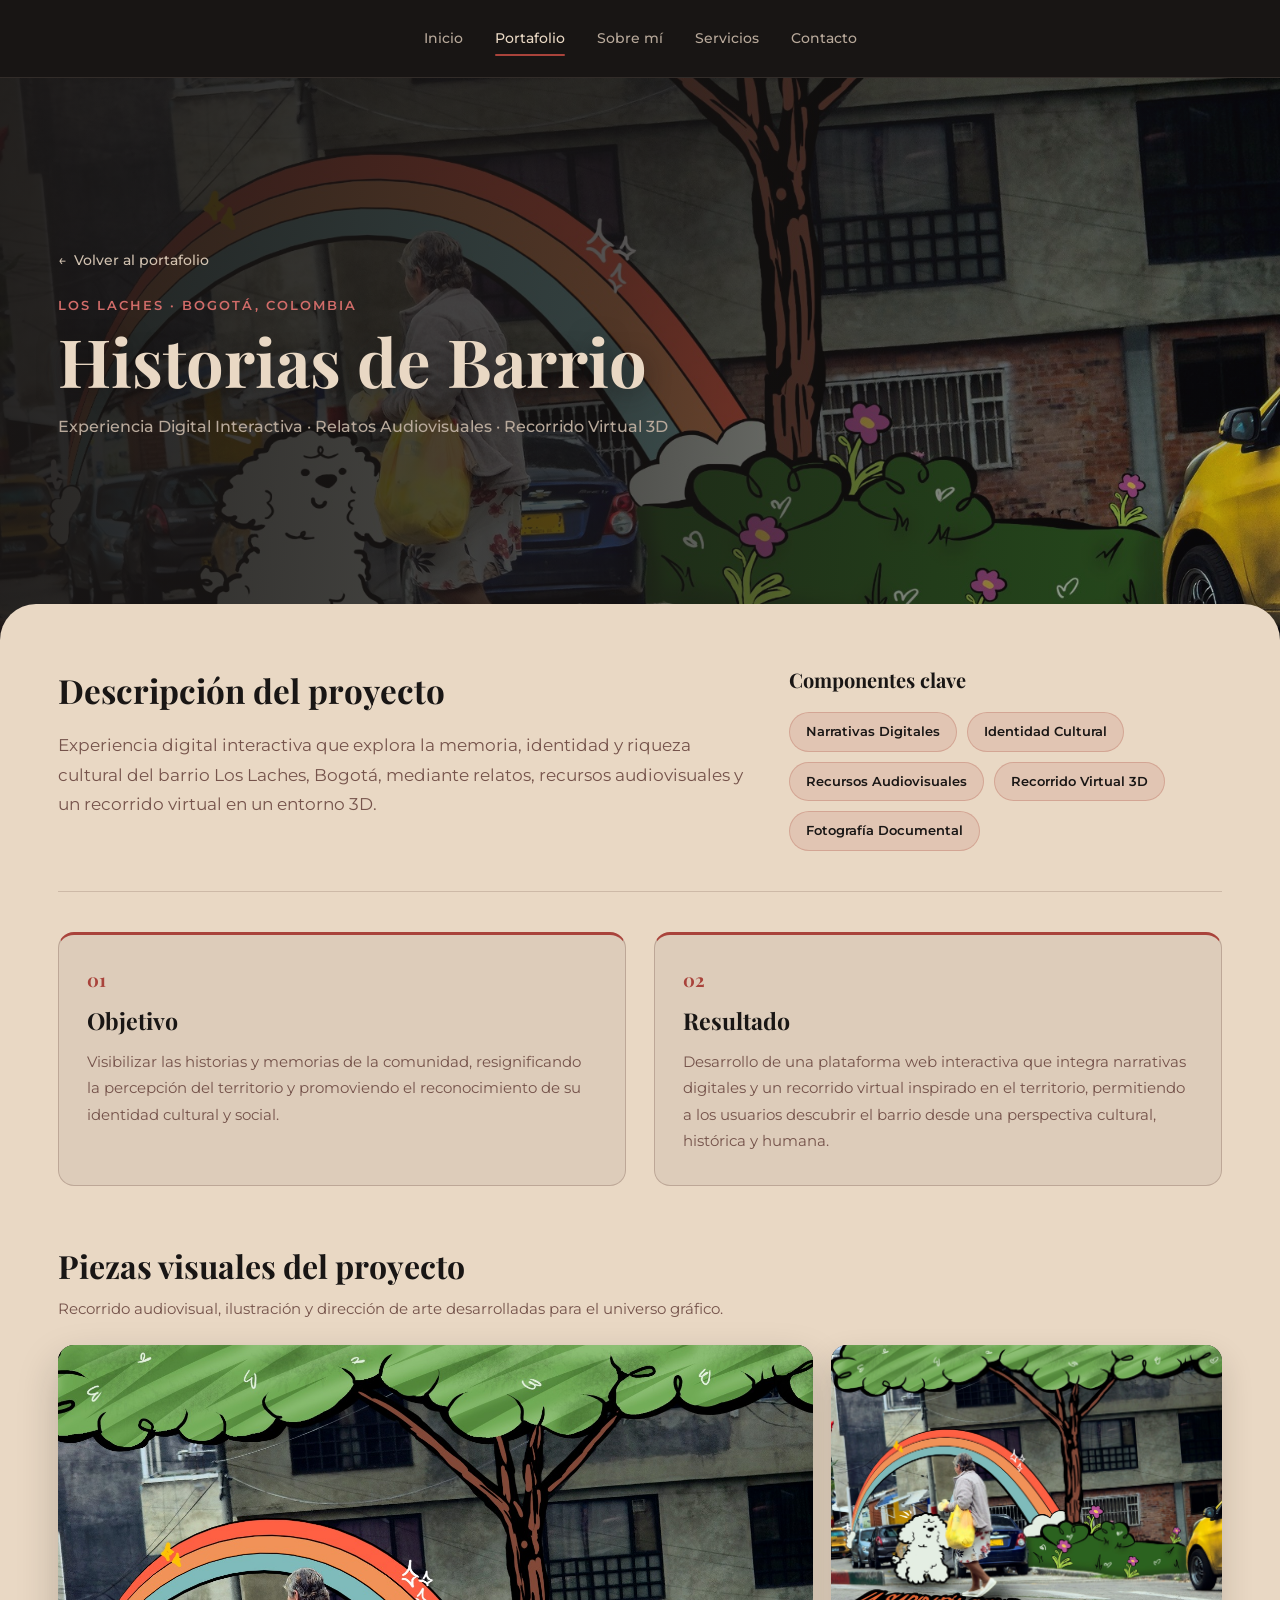
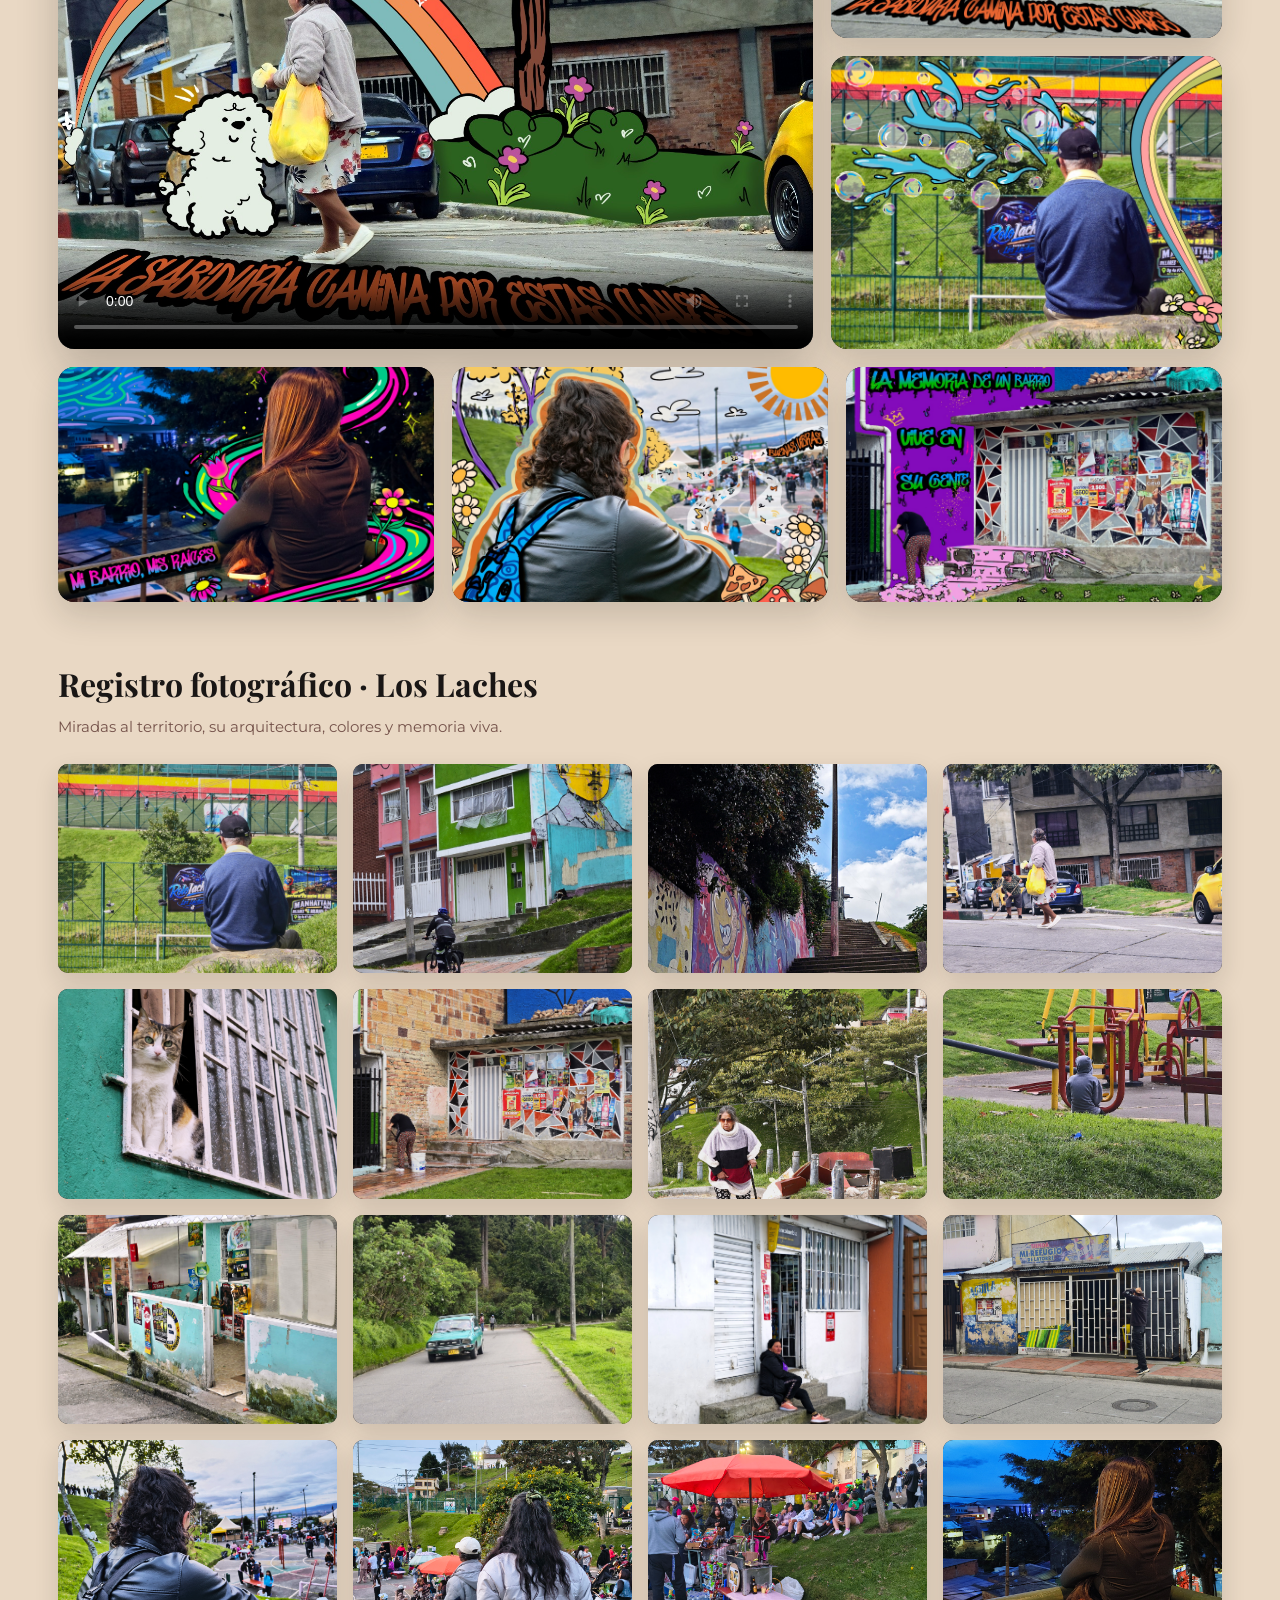
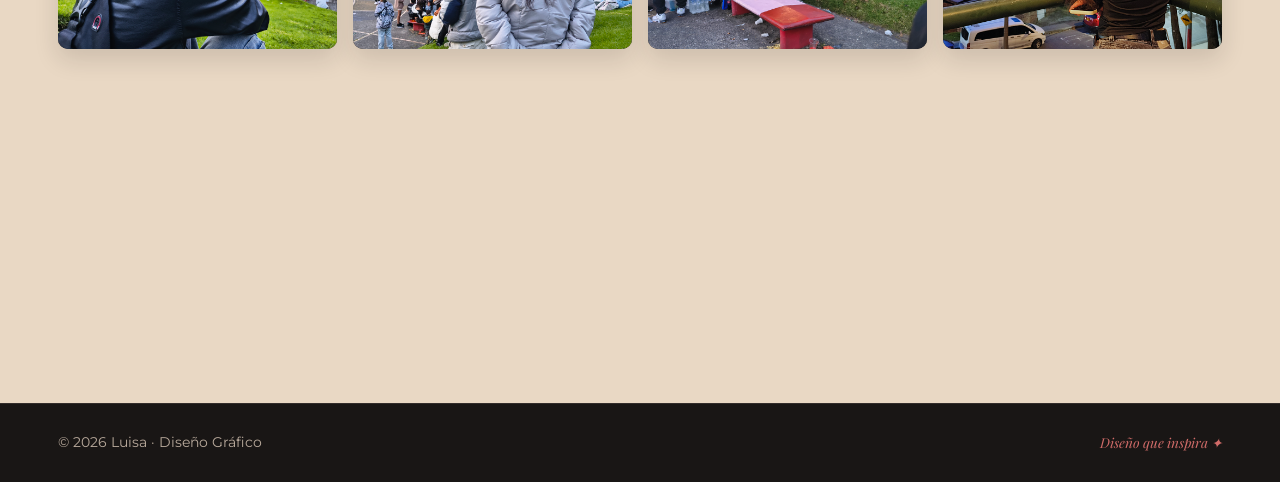
<file: historias-de-barrio.html>
<!DOCTYPE html>
<html lang="es">

<head>
  <meta charset="UTF-8">
  <meta name="viewport" content="width=device-width, initial-scale=1.0">
  <meta name="description"
    content="Historias de Barrio — Experiencia digital interactiva sobre la memoria, identidad y riqueza cultural del barrio Los Laches, Bogotá.">
  <title>Historias de Barrio | Lp — Caso de Estudio</title>
  <link rel="stylesheet" href="css/common.css">
  <link rel="stylesheet" href="css/historias-de-barrio.css">
</head>

<body>
  <!-- Navegación -->
  <header class="navbar">
    <div class="container navbar__inner">
      <nav class="navbar__menu" aria-label="Menú principal">
        <a href="index.html" class="navbar__link">Inicio</a>
        <a href="portafolio.html" class="navbar__link active">Portafolio</a>
        <a href="sobre-mi.html" class="navbar__link">Sobre mí</a>
        <a href="servicios.html" class="navbar__link">Servicios</a>
        <a href="contacto.html" class="navbar__link">Contacto</a>
      </nav>

      <div class="navbar__actions">
        <button class="navbar__burger" type="button" aria-label="Abrir menú" aria-expanded="false">
          <span></span>
          <span></span>
          <span></span>
        </button>
      </div>
    </div>
  </header>

  <main>
    <!-- 1. HERO DEL PROYECTO -->
    <section class="hb-hero">
      <img src="assets/img/historias-de-barrio/piezas/pieza-1.jpeg" alt="Historias de Barrio — Los Laches, Bogotá"
        class="hb-hero__bg">
      <div class="hb-hero__scrim" aria-hidden="true"></div>

      <div class="container hb-hero__content fade-up">
        <a href="portafolio.html" class="hb-hero__back">
          <span aria-hidden="true">←</span> Volver al portafolio
        </a>
        <span class="hb-hero__kicker">Los Laches · Bogotá, Colombia</span>
        <h1 class="hb-hero__title">Historias de Barrio</h1>
        <p class="hb-hero__meta">Experiencia Digital Interactiva · Relatos Audiovisuales · Recorrido Virtual 3D</p>
      </div>
    </section>

    <!-- 2. CUERPO CREMA DEL CASO DE ESTUDIO -->
    <section class="hb-body">
      <div class="container">
        <!-- Descripción del proyecto -->
        <div class="hb-overview fade-up">
          <div class="hb-description">
            <h2>Descripción del proyecto</h2>
            <p>
              Experiencia digital interactiva que explora la memoria, identidad y riqueza cultural
              del barrio Los Laches, Bogotá, mediante relatos, recursos audiovisuales y un recorrido
              virtual en un entorno 3D.
            </p>
          </div>

          <div class="hb-tags">
            <h3>Componentes clave</h3>
            <ul class="hb-tag-list">
              <li>Narrativas Digitales</li>
              <li>Identidad Cultural</li>
              <li>Recursos Audiovisuales</li>
              <li>Recorrido Virtual 3D</li>
              <li>Fotografía Documental</li>
            </ul>
          </div>
        </div>

        <!-- Objetivo y Resultado -->
        <div class="hb-pillars fade-up">
          <article class="hb-pillar">
            <span class="hb-pillar__num" aria-hidden="true">01</span>
            <h3>Objetivo</h3>
            <p>
              Visibilizar las historias y memorias de la comunidad, resignificando la percepción
              del territorio y promoviendo el reconocimiento de su identidad cultural y social.
            </p>
          </article>

          <article class="hb-pillar">
            <span class="hb-pillar__num" aria-hidden="true">02</span>
            <h3>Resultado</h3>
            <p>
              Desarrollo de una plataforma web interactiva que integra narrativas digitales y un
              recorrido virtual inspirado en el territorio, permitiendo a los usuarios descubrir el
              barrio desde una perspectiva cultural, histórica y humana.
            </p>
          </article>
        </div>

        <!-- Piezas visuales del proyecto (Video izquierda + 2 fotos derecha + piezas adicionales) -->
        <div class="hb-section fade-up">
          <div class="hb-section__head">
            <h2>Piezas visuales del proyecto</h2>
            <p>Recorrido audiovisual, ilustración y dirección de arte desarrolladas para el universo gráfico.</p>
          </div>

          <div class="hb-media-asymmetric">
            <div class="hb-media-asymmetric__video">
              <video
                class="hb-video"
                controls
                playsinline
                preload="metadata"
                poster="assets/img/historias-de-barrio/piezas/pieza-1.jpeg"
              >
                <source src="assets/video/historias-de-barrio.mp4" type="video/mp4">
                Tu navegador no soporta la reproducción de video HTML5.
              </video>
            </div>

            <div class="hb-media-asymmetric__side">
              <figure class="hb-shot">
                <img src="assets/img/historias-de-barrio/piezas/pieza-1.jpeg" alt="Pieza visual 1 — Historias de Barrio" loading="lazy">
              </figure>
              <figure class="hb-shot">
                <img src="assets/img/historias-de-barrio/piezas/pieza-2.jpeg" alt="Pieza visual 2 — Historias de Barrio" loading="lazy">
              </figure>
            </div>
          </div>

          <div class="hb-featured-grid">
            <figure class="hb-shot">
              <img src="assets/img/historias-de-barrio/piezas/pieza-3.jpeg" alt="Pieza visual 3 — Historias de Barrio" loading="lazy">
            </figure>
            <figure class="hb-shot">
              <img src="assets/img/historias-de-barrio/piezas/pieza-4.jpeg" alt="Pieza visual 4 — Historias de Barrio" loading="lazy">
            </figure>
            <figure class="hb-shot">
              <img src="assets/img/historias-de-barrio/piezas/pieza-5.jpeg" alt="Pieza visual 5 — Historias de Barrio" loading="lazy">
            </figure>
          </div>
        </div>

        <!-- Galería fotográfica del territorio -->
        <div class="hb-section fade-up">
          <div class="hb-section__head">
            <h2>Registro fotográfico · Los Laches</h2>
            <p>Miradas al territorio, su arquitectura, colores y memoria viva.</p>
          </div>

          <div class="hb-photo-grid">
            <figure class="hb-photo"><img src="assets/img/historias-de-barrio/20260518_142608.jpg"
                alt="Registro fotográfico Los Laches 1" loading="lazy"></figure>
            <figure class="hb-photo"><img src="assets/img/historias-de-barrio/20260518_145940.jpg"
                alt="Registro fotográfico Los Laches 2" loading="lazy"></figure>
            <figure class="hb-photo"><img src="assets/img/historias-de-barrio/20260518_150201.jpg"
                alt="Registro fotográfico Los Laches 3" loading="lazy"></figure>
            <figure class="hb-photo"><img src="assets/img/historias-de-barrio/20260518_150945.jpg"
                alt="Registro fotográfico Los Laches 4" loading="lazy"></figure>
            <figure class="hb-photo"><img src="assets/img/historias-de-barrio/20260518_154141.jpg"
                alt="Registro fotográfico Los Laches 5" loading="lazy"></figure>
            <figure class="hb-photo"><img src="assets/img/historias-de-barrio/20260518_160008.jpg"
                alt="Registro fotográfico Los Laches 6" loading="lazy"></figure>
            <figure class="hb-photo"><img src="assets/img/historias-de-barrio/20260518_160039.jpg"
                alt="Registro fotográfico Los Laches 7" loading="lazy"></figure>
            <figure class="hb-photo"><img src="assets/img/historias-de-barrio/20260518_161103.jpg"
                alt="Registro fotográfico Los Laches 8" loading="lazy"></figure>
            <figure class="hb-photo"><img src="assets/img/historias-de-barrio/20260518_161824.jpg"
                alt="Registro fotográfico Los Laches 9" loading="lazy"></figure>
            <figure class="hb-photo"><img src="assets/img/historias-de-barrio/20260518_162044.jpg"
                alt="Registro fotográfico Los Laches 10" loading="lazy"></figure>
            <figure class="hb-photo"><img src="assets/img/historias-de-barrio/20260518_162559.jpg"
                alt="Registro fotográfico Los Laches 11" loading="lazy"></figure>
            <figure class="hb-photo"><img src="assets/img/historias-de-barrio/20260518_162922.jpg"
                alt="Registro fotográfico Los Laches 12" loading="lazy"></figure>
            <figure class="hb-photo"><img src="assets/img/historias-de-barrio/IMG_20260517_175625001_HDR.jpg.jpeg"
                alt="Registro fotográfico Los Laches 13" loading="lazy"></figure>
            <figure class="hb-photo"><img src="assets/img/historias-de-barrio/IMG_20260517_175816544_HDR.jpg.jpeg"
                alt="Registro fotográfico Los Laches 14" loading="lazy"></figure>
            <figure class="hb-photo"><img src="assets/img/historias-de-barrio/IMG_20260517_181019309_HDR.jpg.jpeg"
                alt="Registro fotográfico Los Laches 15" loading="lazy"></figure>
            <figure class="hb-photo"><img src="assets/img/historias-de-barrio/IMG_20260517_181901297.jpg.jpeg"
                alt="Registro fotográfico Los Laches 16" loading="lazy"></figure>
          </div>
        </div>

        <!-- Enlace final a la plataforma de Historias de Barrio -->
        <div class="hb-cta fade-up">
          <div class="hb-cta__banner">
            <div class="hb-cta__text">
              <span class="hb-cta__eyebrow">Plataforma interactiva en línea</span>
              <h2>Explora el recorrido virtual de Historias de Barrio</h2>
              <p>Descubre los relatos, los recursos audiovisuales y el entorno 3D del barrio Los Laches.</p>
            </div>
            <a href="https://acos71537-stack.github.io/historiasdebarrio/#inicio" target="_blank"
              rel="noopener noreferrer" class="btn btn--cream hb-cta__btn">
              Visitar Historias de Barrio <span aria-hidden="true">→</span>
            </a>
          </div>
        </div>
      </div>
    </section>
  </main>

  <footer class="site-footer">
    <div class="container site-footer__inner">
      <div class="site-footer__brand">
        <span>© 2026 Luisa · Diseño Gráfico</span>
      </div>
      <span class="site-footer__tagline">Diseño que inspira ✦</span>
    </div>
  </footer>

  <script src="js/main.js"></script>
</body>

</html>
</file>
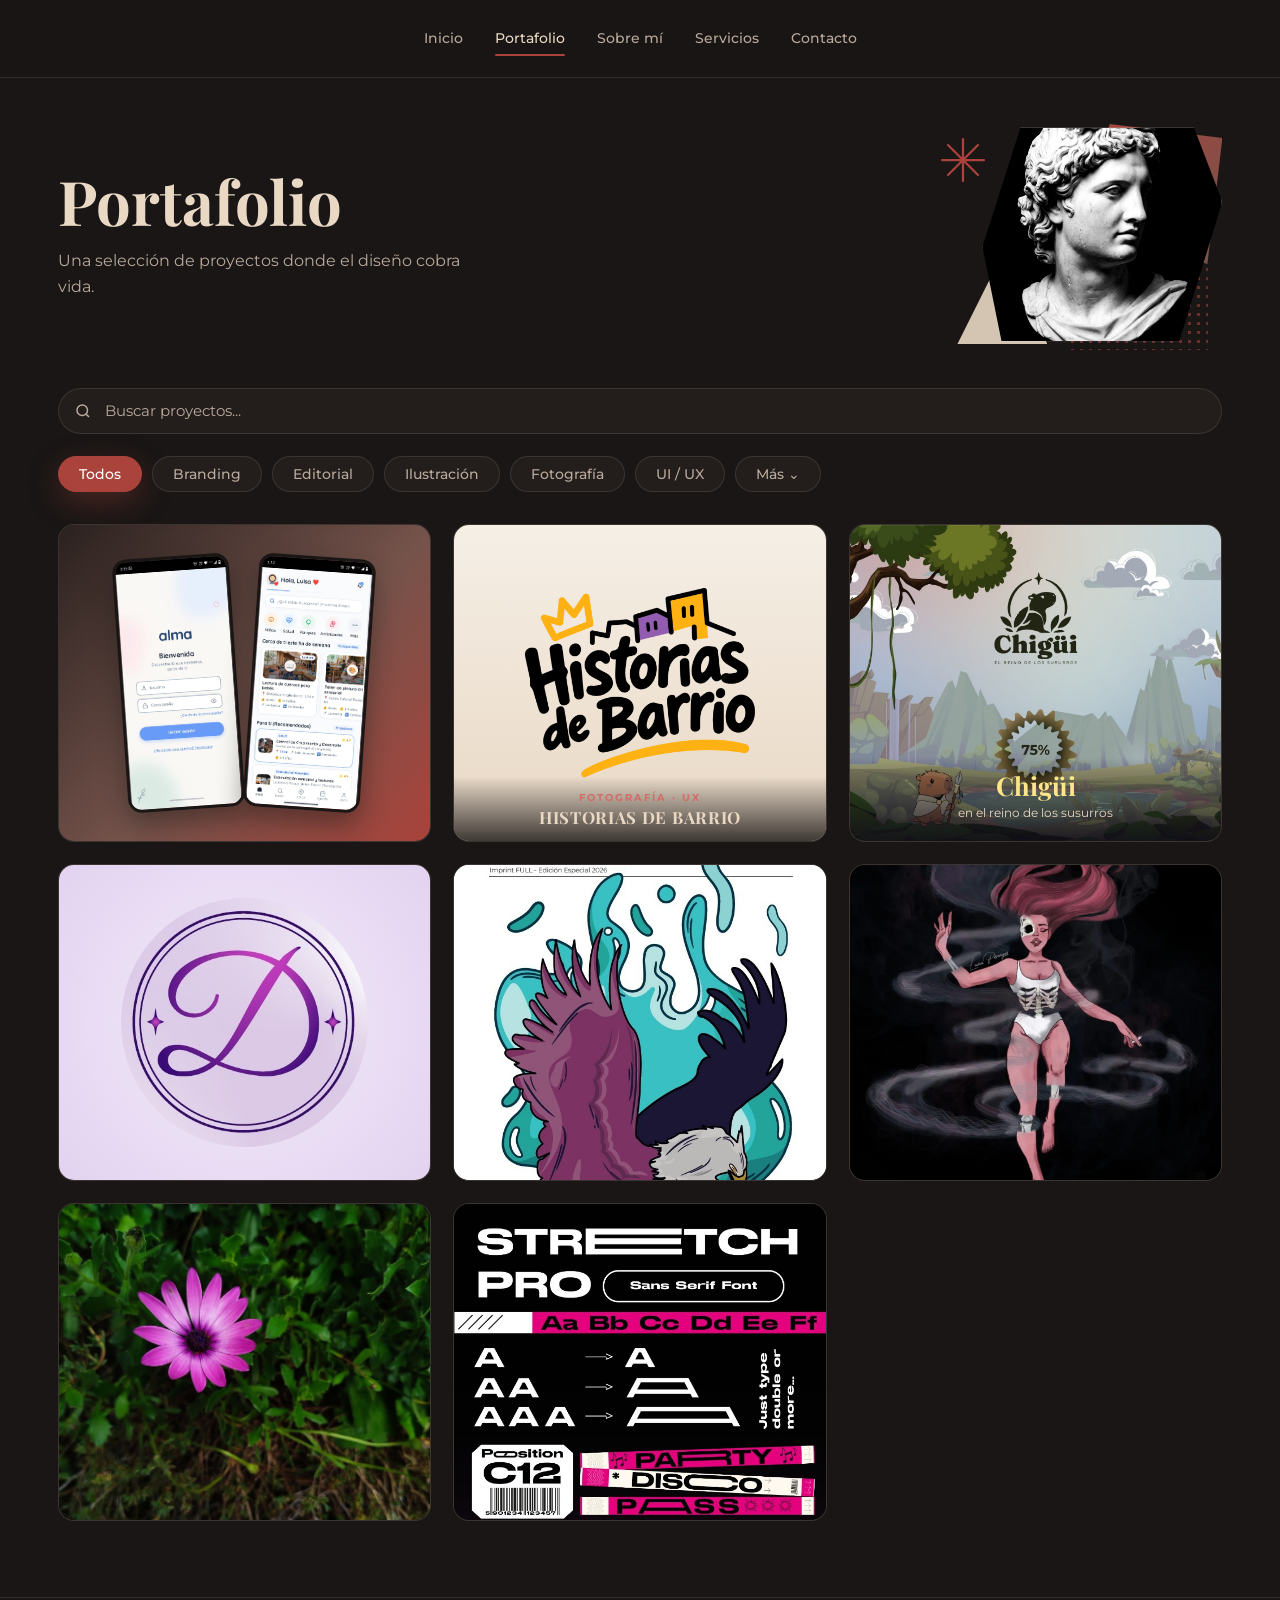
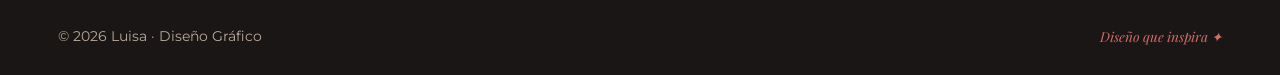
<file: portafolio.html>
<!DOCTYPE html>
<html lang="es">
<head>
  <meta charset="UTF-8">
  <meta name="viewport" content="width=device-width, initial-scale=1.0">
  <meta name="description" content="Portafolio de proyectos de diseño gráfico de Luisa: Branding, Editorial, Ilustración, Fotografía, UI/UX y Publicidad.">
  <title>Portafolio | Lp — Luisa Diseño Gráfico</title>
  <link rel="stylesheet" href="css/common.css">
  <link rel="stylesheet" href="css/portafolio.css">
</head>
<body>
  <!-- Navegación -->
  <header class="navbar">
    <div class="container navbar__inner">
      <nav class="navbar__menu" aria-label="Menú principal">
        <a href="index.html" class="navbar__link">Inicio</a>
        <a href="portafolio.html" class="navbar__link active">Portafolio</a>
        <a href="sobre-mi.html" class="navbar__link">Sobre mí</a>
        <a href="servicios.html" class="navbar__link">Servicios</a>
        <a href="contacto.html" class="navbar__link">Contacto</a>
      </nav>

      <div class="navbar__actions">
        <button class="navbar__burger" type="button" aria-label="Abrir menú" aria-expanded="false">
          <span></span>
          <span></span>
          <span></span>
        </button>
      </div>
    </div>
  </header>

  <main>
    <!-- Encabezado con collage de escultura clásica -->
    <section class="portfolio-hero">
      <div class="container portfolio-hero__grid">
        <div class="portfolio-hero__text fade-up">
          <h1 class="portfolio-hero__title">Portafolio</h1>
          <p class="portfolio-hero__subtitle">
            Una selección de proyectos donde el diseño cobra vida.
          </p>
        </div>

        <div class="portfolio-hero__collage fade-up" aria-hidden="true">
          <div class="bust-shard bust-shard--1"></div>
          <div class="bust-shard bust-shard--2"></div>
          <div class="bust-halftone halftone-dots"></div>
          <svg class="bust-star" viewBox="0 0 64 64" fill="none">
            <path d="M32 4V60M4 32H60M12 12L52 52M52 12L12 52" stroke="#A9433B" stroke-width="3" stroke-linecap="round"/>
          </svg>
          <div class="bust-frame">
            <img src="assets/img/statue-bust.jpg" alt="Busto clásico en collage gráfico">
          </div>
        </div>
      </div>
    </section>

    <!-- Buscador y filtros dinámicos -->
    <section class="portfolio-controls">
      <div class="container">
        <div class="search-box">
          <svg class="search-box__icon" viewBox="0 0 24 24" fill="none" stroke="currentColor" stroke-width="2" aria-hidden="true">
            <circle cx="11" cy="11" r="7"/>
            <path d="M20 20l-3.5-3.5"/>
          </svg>
          <input
            type="search"
            id="portfolio-search"
            class="search-box__input"
            placeholder="Buscar proyectos..."
            aria-label="Buscar proyectos"
          >
        </div>

        <div class="filter-bar" role="tablist" aria-label="Filtrar proyectos por categoría">
          <button class="filter-pill active" type="button" data-filter="todos">Todos</button>
          <button class="filter-pill" type="button" data-filter="branding">Branding</button>
          <button class="filter-pill" type="button" data-filter="editorial">Editorial</button>
          <button class="filter-pill" type="button" data-filter="ilustracion">Ilustración</button>
          <button class="filter-pill" type="button" data-filter="fotografia">Fotografía</button>
          <button class="filter-pill" type="button" data-filter="ui/ux">UI / UX</button>
          <button class="filter-pill" type="button" data-filter="publicidad">Más ⌄</button>
        </div>
      </div>
    </section>

    <!-- Galería 3x3 -->
    <section class="portfolio-gallery">
      <div class="container">
        <div class="gallery-grid">
          <!-- 1. ALMA -->
          <a href="alma.html" class="project-card project-card--alma fade-up" data-category="ui/ux branding" data-title="ALMA Aplicación Móvil UI UX">
            <div class="project-card__visual">
              <div class="art-alma">
                <img src="assets/img/alma/alma-2.jpeg" alt="Pantalla bienvenida ALMA" class="art-alma__phone art-alma__phone--1">
                <img src="assets/img/alma/alma-1.jpeg" alt="Pantalla inicio ALMA" class="art-alma__phone art-alma__phone--2">
              </div>
            </div>
            <div class="project-card__hover">
              <span class="project-card__cat">UI / UX · App Móvil</span>
              <h3>ALMA — Ver caso de estudio →</h3>
            </div>
          </a>

          <!-- 2. Historias de Barrio -->
          <a href="historias-de-barrio.html" class="project-card project-card--barrio fade-up" data-category="fotografia ui/ux" data-title="Historias de Barrio Fotografía UI UX">
            <div class="project-card__visual">
              <div class="art-barrio">
                <img src="assets/img/historias-de-barrio/logo-historias-de-barrio.png" alt="Logo Historias de Barrio" class="art-barrio__logo">
                <div class="art-barrio__overlay">
                  <small>FOTOGRAFÍA · UX</small>
                  <strong>HISTORIAS DE BARRIO</strong>
                </div>
              </div>
            </div>
            <div class="project-card__hover">
              <span class="project-card__cat">Fotografía · UI / UX</span>
              <h3>Historias de Barrio →</h3>
            </div>
          </a>

          <!-- 3. Chigüi en el reino de los susurros -->
          <a href="proyecto.html" class="project-card project-card--chigui fade-up" data-category="ilustracion" data-title="Chigüi en el reino de los susurros Videojuego Concept Art">
            <div class="project-card__visual">
              <img src="assets/img/chigui-loading.jpg" alt="Chigüi en el reino de los susurros">
              <div class="art-chigui-label">
                <strong>Chigüi</strong>
                <span>en el reino de los susurros</span>
              </div>
            </div>
            <div class="project-card__hover">
              <span class="project-card__cat">Ilustración · Concept Art</span>
              <h3>Chigüi — Ver caso de estudio →</h3>
            </div>
          </a>

          <!-- 4. D'UNIVERSE COLORS -->
          <a href="https://acos71537-stack.github.io/duniversecolors/" target="_blank" rel="noopener noreferrer" class="project-card project-card--duniverse fade-up" data-category="ui/ux branding" data-title="D'Universe Colors UI UX Branding">
            <div class="project-card__visual">
              <div class="art-duniverse-cover">
                <img src="assets/img/duniverse-portada.jpg" alt="Portada D'Universe Colors">
              </div>
            </div>
            <div class="project-card__hover">
              <span class="project-card__cat">UI / UX · Branding</span>
              <h3>D'Universe Colors →</h3>
            </div>
          </a>

          <!-- 5. Imprint -->
          <a href="https://heyzine.com/flip-book/b56f3ecf0d.html" target="_blank" rel="noopener noreferrer" class="project-card project-card--ui fade-up" data-category="editorial" data-title="Imprint Editorial">
            <div class="project-card__visual">
              <div class="art-imprint-cover">
                <img src="assets/img/imprint-portada.jpg" alt="Portada Imprint FULL - Edición Especial 2026">
              </div>
            </div>
            <div class="project-card__hover">
              <span class="project-card__cat">Editorial</span>
              <h3>Imprint →</h3>
            </div>
          </a>

          <!-- 6. Exploración ilustrativa -->
          <a href="exploracion-ilustrativa.html" class="project-card project-card--ilus fade-up" data-category="ilustracion" data-title="Exploración ilustrativa Ilustración Personajes">
            <div class="project-card__visual">
              <div class="art-ilus-cover">
                <img src="assets/img/ilustracion/ilustracion-1.jpeg" alt="Portada Exploración ilustrativa">
              </div>
            </div>
            <div class="project-card__hover">
              <span class="project-card__cat">Ilustración</span>
              <h3>Exploración ilustrativa →</h3>
            </div>
          </a>

          <!-- 7. Exploración fotográfica -->
          <a href="exploracion-fotografica.html" class="project-card project-card--botanical fade-up" data-category="fotografia" data-title="Exploración fotográfica PhotoBook">
            <div class="project-card__visual">
              <div class="art-foto-cover">
                <img src="assets/img/exploracion-fotografica-portada.jpg" alt="Portada Exploración fotográfica">
              </div>
            </div>
            <div class="project-card__hover">
              <span class="project-card__cat">Fotografía · PhotoBook</span>
              <h3>Exploración fotográfica →</h3>
            </div>
          </a>

          <!-- 8. Exploraciones tipográficas -->
          <a href="exploraciones-tipograficas.html" class="project-card project-card--typo fade-up" data-category="editorial ilustracion branding" data-title="Exploraciones tipográficas Composición Editorial">
            <div class="project-card__visual">
              <div class="art-typo-cover">
                <img src="assets/img/tipografia/stretch-pro.jpg" alt="Exploraciones tipográficas">
              </div>
            </div>
            <div class="project-card__hover">
              <span class="project-card__cat">Editorial · Tipografía</span>
              <h3>Exploraciones tipográficas →</h3>
            </div>
          </a>
        </div>

        <p id="portfolio-empty" class="portfolio-empty" hidden>
          No se encontraron proyectos con ese criterio. Prueba con otra palabra o categoría.
        </p>
      </div>
    </section>
  </main>

  <footer class="site-footer">
    <div class="container site-footer__inner">
      <div class="site-footer__brand">
        <span>© 2026 Luisa · Diseño Gráfico</span>
      </div>
      <span class="site-footer__tagline">Diseño que inspira ✦</span>
    </div>
  </footer>

  <script src="js/main.js"></script>
</body>
</html>
</file>
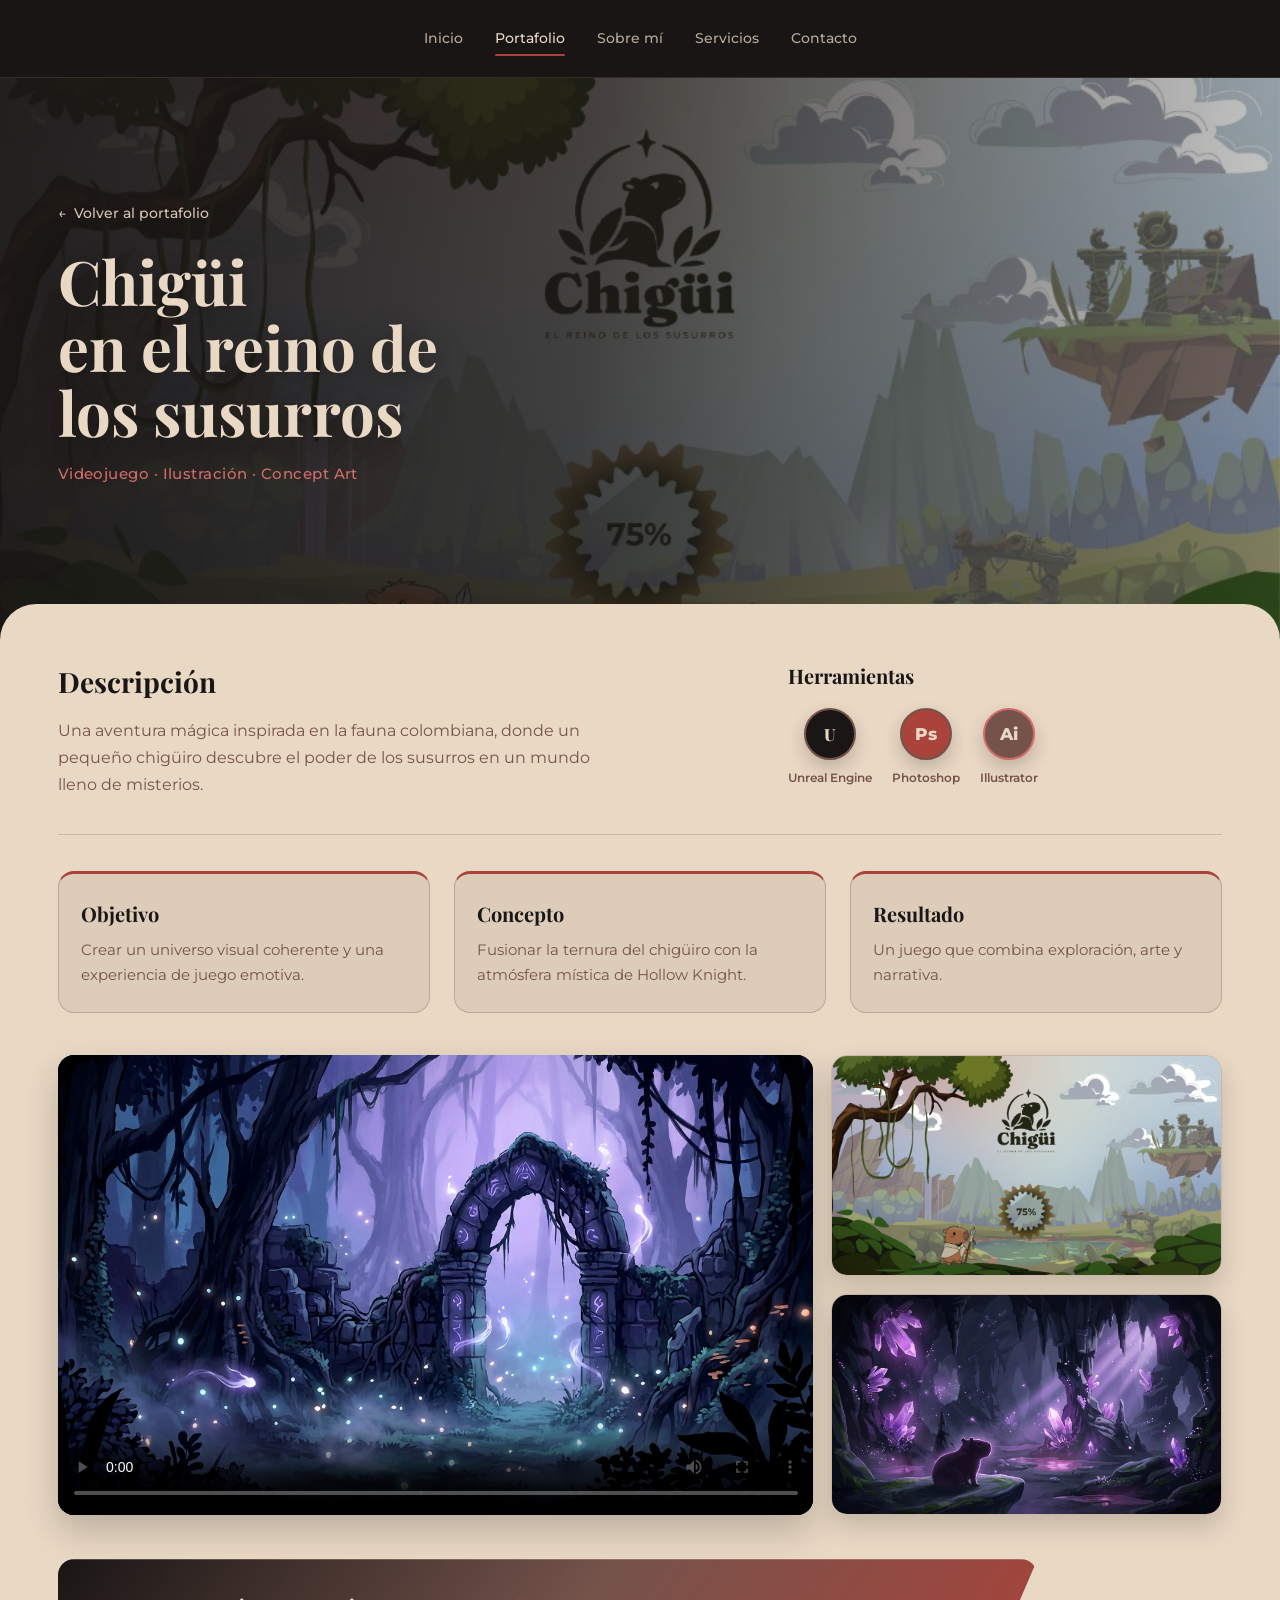
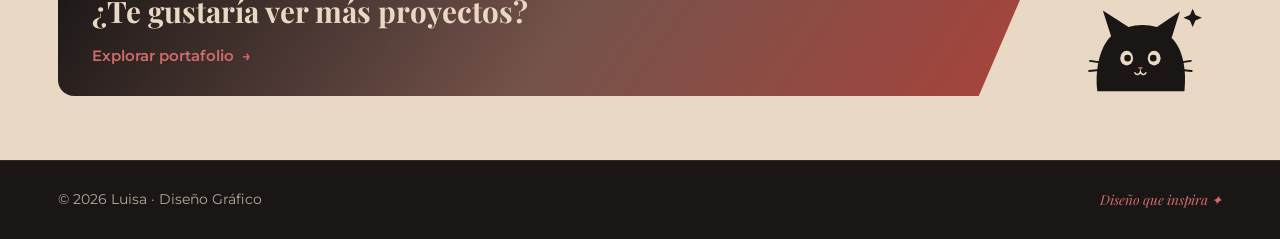
<file: proyecto.html>
<!DOCTYPE html>
<html lang="es">
<head>
  <meta charset="UTF-8">
  <meta name="viewport" content="width=device-width, initial-scale=1.0">
  <meta name="description" content="Caso de estudio: Chigüi en el reino de los susurros — Videojuego, Ilustración y Concept Art por Luisa.">
  <title>Chigüi en el reino de los susurros | Lp — Caso de Estudio</title>
  <link rel="stylesheet" href="css/common.css">
  <link rel="stylesheet" href="css/proyecto.css">
</head>
<body>
  <!-- Navegación -->
  <header class="navbar">
    <div class="container navbar__inner">
      <nav class="navbar__menu" aria-label="Menú principal">
        <a href="index.html" class="navbar__link">Inicio</a>
        <a href="portafolio.html" class="navbar__link active">Portafolio</a>
        <a href="sobre-mi.html" class="navbar__link">Sobre mí</a>
        <a href="servicios.html" class="navbar__link">Servicios</a>
        <a href="contacto.html" class="navbar__link">Contacto</a>
      </nav>

      <div class="navbar__actions">
        <button class="navbar__burger" type="button" aria-label="Abrir menú" aria-expanded="false">
          <span></span>
          <span></span>
          <span></span>
        </button>
      </div>
    </div>
  </header>

  <main>
    <!-- 1. HERO ATMOSFÉRICO DEL PROYECTO -->
    <section class="case-hero">
      <img src="assets/img/chigui-loading.jpg" alt="Ilustración principal de Chigüi en el reino de los susurros" class="case-hero__bg">
      <div class="case-hero__scrim" aria-hidden="true"></div>

      <div class="container case-hero__content fade-up">
        <a href="portafolio.html" class="case-hero__back">
          <span aria-hidden="true">←</span> Volver al portafolio
        </a>
        <h1 class="case-hero__title">
          Chigüi<br>
          en el reino de<br>
          los susurros
        </h1>
        <p class="case-hero__meta">Videojuego · Ilustración · Concept Art</p>
      </div>
    </section>

    <!-- 2. CUERPO CREMA DEL CASO DE ESTUDIO -->
    <section class="case-body">
      <div class="container">
        <!-- Descripción + Herramientas -->
        <div class="case-overview fade-up">
          <div class="case-description">
            <h2>Descripción</h2>
            <p>
              Una aventura mágica inspirada en la fauna colombiana, donde un pequeño chigüiro
              descubre el poder de los susurros en un mundo lleno de misterios.
            </p>
          </div>

          <div class="case-tools">
            <h3>Herramientas</h3>
            <div class="tools-row">
              <div class="tool-badge">
                <span class="tool-circle tool-circle--ue" aria-hidden="true">U</span>
                <span>Unreal Engine</span>
              </div>
              <div class="tool-badge">
                <span class="tool-circle tool-circle--ps" aria-hidden="true">Ps</span>
                <span>Photoshop</span>
              </div>
              <div class="tool-badge">
                <span class="tool-circle tool-circle--ai" aria-hidden="true">Ai</span>
                <span>Illustrator</span>
              </div>
            </div>
          </div>
        </div>

        <!-- Objetivo / Concepto / Resultado -->
        <div class="case-pillars fade-up">
          <article class="pillar">
            <h3>Objetivo</h3>
            <p>Crear un universo visual coherente y una experiencia de juego emotiva.</p>
          </article>
          <article class="pillar">
            <h3>Concepto</h3>
            <p>Fusionar la ternura del chigüiro con la atmósfera mística de Hollow Knight.</p>
          </article>
          <article class="pillar">
            <h3>Resultado</h3>
            <p>Un juego que combina exploración, arte y narrativa.</p>
          </article>
        </div>

        <!-- Galería multimedia asimétrica -->
        <div class="case-media fade-up">
          <div class="case-media__main">
            <video
              class="case-media__video"
              controls
              playsinline
              preload="metadata"
              poster="assets/img/chigui-scene1.jpg"
            >
              <source src="assets/video/chigui.mp4" type="video/mp4">
              Tu navegador no soporta la reproducción de video HTML5.
            </video>
          </div>

          <div class="case-media__side">
            <figure class="case-media__thumb">
              <img src="assets/img/chigui-loading.jpg" alt="Pantalla de carga oficial de Chigüi: El reino de los susurros">
            </figure>
            <figure class="case-media__thumb">
              <img src="assets/img/chigui-scene2.jpg" alt="Exploración de caverna bioluminiscente">
            </figure>
          </div>
        </div>

        <!-- Banner morado inferior con gatito -->
        <div class="case-cta fade-up">
          <div class="case-cta__banner">
            <div class="case-cta__text">
              <h2>¿Te gustaría ver más proyectos?</h2>
              <a href="portafolio.html" class="case-cta__link">
                Explorar portafolio <span aria-hidden="true">→</span>
              </a>
            </div>
          </div>

          <svg class="case-cta__cat" viewBox="0 0 180 120" fill="none" aria-hidden="true">
            <path d="M148 16L151 23L158 26L151 29L148 36L145 29L138 26L145 23L148 16Z" fill="#191615"/>
            <path d="M44 106C41 80 48 56 59 46L50 18L78 36C87 33 99 33 109 36L134 19L125 48C136 58 142 80 139 106H44Z" fill="#191615"/>
            <ellipse cx="76" cy="70" rx="7" ry="8" fill="#E9D8C4"/>
            <ellipse cx="106" cy="70" rx="7" ry="8" fill="#E9D8C4"/>
            <circle cx="77" cy="70" r="3.6" fill="#191615"/>
            <circle cx="105" cy="70" r="3.6" fill="#191615"/>
            <path d="M88 80L91 83L94 80H88Z" fill="#D16C69"/>
            <path d="M85 86C87 89 90 88 91 85C92 88 95 89 97 86" stroke="#E9D8C4" stroke-width="1.8" stroke-linecap="round"/>
            <path d="M56 76L36 73M56 82L35 84M126 76L146 73M126 82L147 84" stroke="#191615" stroke-width="2" stroke-linecap="round"/>
          </svg>
        </div>
      </div>
    </section>
  </main>

  <footer class="site-footer">
    <div class="container site-footer__inner">
      <div class="site-footer__brand">
        <span>© 2026 Luisa · Diseño Gráfico</span>
      </div>
      <span class="site-footer__tagline">Diseño que inspira ✦</span>
    </div>
  </footer>

  <script src="js/main.js"></script>
</body>
</html>
</file>
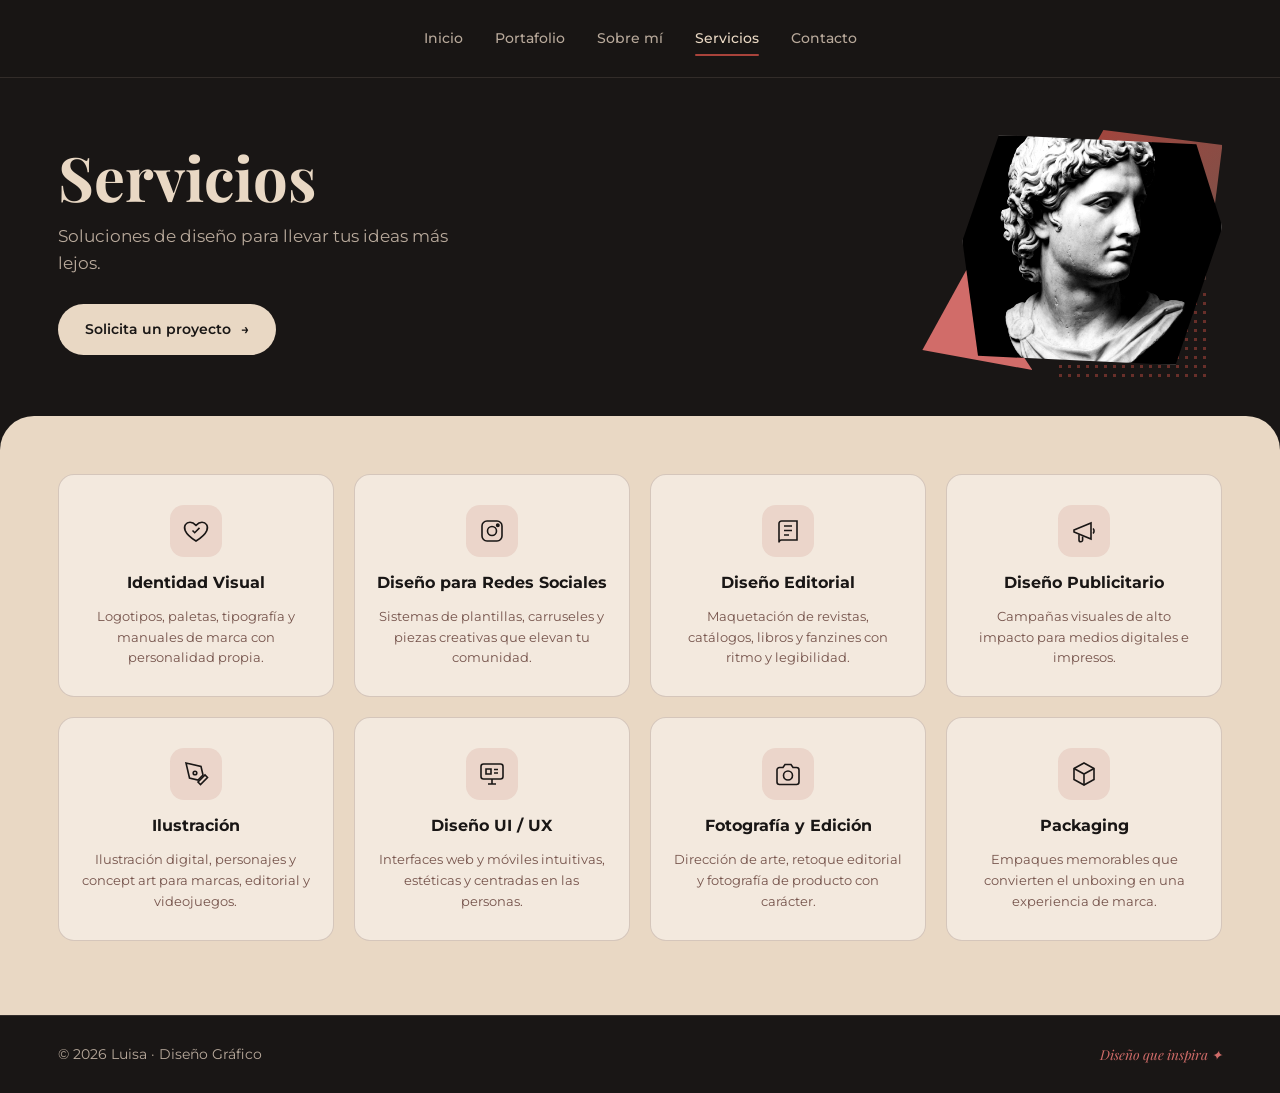
<file: servicios.html>
<!DOCTYPE html>
<html lang="es">
<head>
  <meta charset="UTF-8">
  <meta name="viewport" content="width=device-width, initial-scale=1.0">
  <meta name="description" content="Servicios de diseño gráfico de Luisa: Identidad Visual, Redes Sociales, Editorial, Publicidad, Ilustración, UI/UX, Fotografía y Packaging.">
  <title>Servicios | Lp — Luisa Diseño Gráfico</title>
  <link rel="stylesheet" href="css/common.css">
  <link rel="stylesheet" href="css/servicios.css">
</head>
<body>
  <!-- Navegación -->
  <header class="navbar">
    <div class="container navbar__inner">
      <nav class="navbar__menu" aria-label="Menú principal">
        <a href="index.html" class="navbar__link">Inicio</a>
        <a href="portafolio.html" class="navbar__link">Portafolio</a>
        <a href="sobre-mi.html" class="navbar__link">Sobre mí</a>
        <a href="servicios.html" class="navbar__link active">Servicios</a>
        <a href="contacto.html" class="navbar__link">Contacto</a>
      </nav>

      <div class="navbar__actions">
        <button class="navbar__burger" type="button" aria-label="Abrir menú" aria-expanded="false">
          <span></span>
          <span></span>
          <span></span>
        </button>
      </div>
    </div>
  </header>

  <main>
    <!-- 1. HERO SERVICIOS -->
    <section class="services-hero">
      <div class="container services-hero__grid">
        <div class="services-hero__text fade-up">
          <h1 class="services-hero__title">Servicios</h1>
          <p class="services-hero__subtitle">
            Soluciones de diseño para llevar tus ideas más lejos.
          </p>
          <a href="contacto.html" class="btn btn--cream">
            Solicita un proyecto <span aria-hidden="true">→</span>
          </a>
        </div>

        <div class="services-hero__visual fade-up" aria-hidden="true">
          <div class="svc-shard svc-shard--1"></div>
          <div class="svc-shard svc-shard--2"></div>
          <div class="svc-halftone halftone-dots"></div>
          <div class="svc-bust">
            <img src="assets/img/statue-bust.jpg" alt="Escultura clásica en composición gráfica">
          </div>
        </div>
      </div>
    </section>

    <!-- 2. GRID 4x2 DE SERVICIOS EN CREMA -->
    <section class="services-catalog">
      <div class="container">
        <div class="services-grid">
          <article class="service-card fade-up">
            <div class="service-card__icon" aria-hidden="true">
              <svg viewBox="0 0 28 28" fill="none" stroke="currentColor" stroke-width="1.6">
                <path d="M14 24s-8.5-5.2-10.8-10.4C1.2 9 4.2 5.2 8 5.2c2.2 0 4.2 1.2 6 3.2 1.8-2 3.8-3.2 6-3.2 3.8 0 6.8 3.8 4.8 8.4C22.5 18.8 14 24 14 24z"/>
                <path d="M10.5 13.5l2.2 2.2 4.8-4.8"/>
              </svg>
            </div>
            <h2>Identidad Visual</h2>
            <p>Logotipos, paletas, tipografía y manuales de marca con personalidad propia.</p>
          </article>

          <article class="service-card fade-up">
            <div class="service-card__icon" aria-hidden="true">
              <svg viewBox="0 0 28 28" fill="none" stroke="currentColor" stroke-width="1.6">
                <rect x="4" y="4" width="20" height="20" rx="5"/>
                <circle cx="14" cy="14" r="4.5"/>
                <circle cx="19.8" cy="8.2" r="1.2" fill="currentColor"/>
              </svg>
            </div>
            <h2>Diseño para Redes Sociales</h2>
            <p>Sistemas de plantillas, carruseles y piezas creativas que elevan tu comunidad.</p>
          </article>

          <article class="service-card fade-up">
            <div class="service-card__icon" aria-hidden="true">
              <svg viewBox="0 0 28 28" fill="none" stroke="currentColor" stroke-width="1.6">
                <path d="M5 6.5A2.5 2.5 0 0 1 7.5 4H23v19H7.5A2.5 2.5 0 0 0 5 25.5V6.5z"/>
                <path d="M10 9h8M10 13.5h8M10 18h5"/>
              </svg>
            </div>
            <h2>Diseño Editorial</h2>
            <p>Maquetación de revistas, catálogos, libros y fanzines con ritmo y legibilidad.</p>
          </article>

          <article class="service-card fade-up">
            <div class="service-card__icon" aria-hidden="true">
              <svg viewBox="0 0 28 28" fill="none" stroke="currentColor" stroke-width="1.6">
                <path d="M4 13l17-7v16L4 15v-2z"/>
                <path d="M9 17.5V23a1.8 1.8 0 0 0 3.6 0v-3.5"/>
                <path d="M23 11.5c1.4 1.2 1.4 3.8 0 5"/>
              </svg>
            </div>
            <h2>Diseño Publicitario</h2>
            <p>Campañas visuales de alto impacto para medios digitales e impresos.</p>
          </article>

          <article class="service-card fade-up">
            <div class="service-card__icon" aria-hidden="true">
              <svg viewBox="0 0 28 28" fill="none" stroke="currentColor" stroke-width="1.6">
                <path d="M16 22l7-7 2.5 2.5-7 7L16 22z"/>
                <path d="M21 15l-2-8.5L4 3l3.5 15 8.5 2 5-5z"/>
                <circle cx="13" cy="13" r="1.8"/>
              </svg>
            </div>
            <h2>Ilustración</h2>
            <p>Ilustración digital, personajes y concept art para marcas, editorial y videojuegos.</p>
          </article>

          <article class="service-card fade-up">
            <div class="service-card__icon" aria-hidden="true">
              <svg viewBox="0 0 28 28" fill="none" stroke="currentColor" stroke-width="1.6">
                <rect x="3" y="4" width="22" height="15" rx="2.5"/>
                <path d="M10 24h8M14 19v5"/>
                <path d="M8 9h5v5H8zM16 9.5h4M16 13h4"/>
              </svg>
            </div>
            <h2>Diseño UI / UX</h2>
            <p>Interfaces web y móviles intuitivas, estéticas y centradas en las personas.</p>
          </article>

          <article class="service-card fade-up">
            <div class="service-card__icon" aria-hidden="true">
              <svg viewBox="0 0 28 28" fill="none" stroke="currentColor" stroke-width="1.6">
                <path d="M25 22a2.5 2.5 0 0 1-2.5 2.5h-17A2.5 2.5 0 0 1 3 22V10a2.5 2.5 0 0 1 2.5-2.5H9l2-3h6l2 3h3.5A2.5 2.5 0 0 1 25 10v12z"/>
                <circle cx="14" cy="15.5" r="4.5"/>
              </svg>
            </div>
            <h2>Fotografía y Edición</h2>
            <p>Dirección de arte, retoque editorial y fotografía de producto con carácter.</p>
          </article>

          <article class="service-card fade-up">
            <div class="service-card__icon" aria-hidden="true">
              <svg viewBox="0 0 28 28" fill="none" stroke="currentColor" stroke-width="1.6">
                <path d="M14 3l10 5.5v11L14 25 4 19.5v-11L14 3z"/>
                <path d="M4 8.5L14 14l10-5.5M14 14v11"/>
              </svg>
            </div>
            <h2>Packaging</h2>
            <p>Empaques memorables que convierten el unboxing en una experiencia de marca.</p>
          </article>
        </div>
      </div>
    </section>
  </main>

  <footer class="site-footer">
    <div class="container site-footer__inner">
      <div class="site-footer__brand">
        <span>© 2026 Luisa · Diseño Gráfico</span>
      </div>
      <span class="site-footer__tagline">Diseño que inspira ✦</span>
    </div>
  </footer>

  <script src="js/main.js"></script>
</body>
</html>
</file>
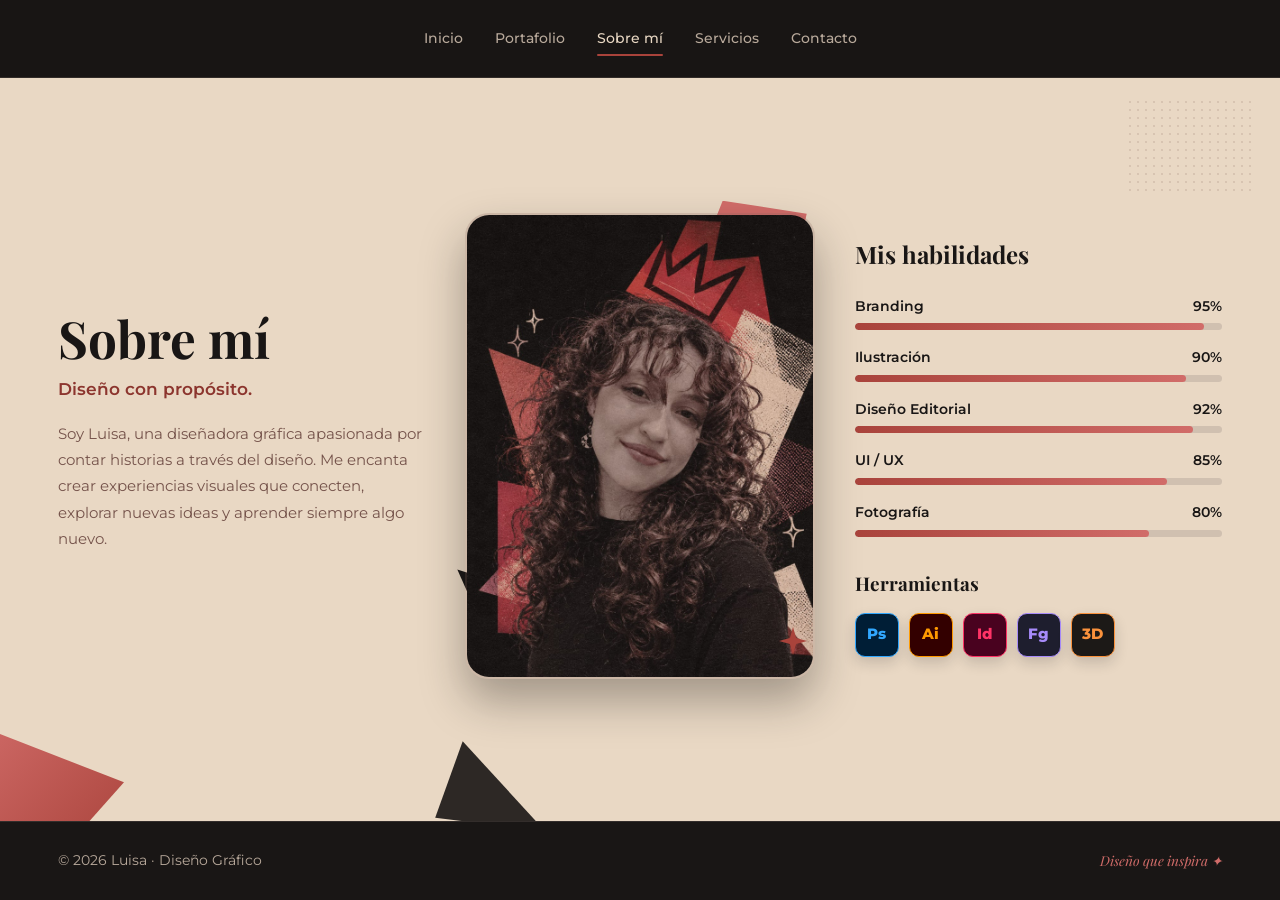
<file: sobre-mi.html>
<!DOCTYPE html>
<html lang="es">
<head>
  <meta charset="UTF-8">
  <meta name="viewport" content="width=device-width, initial-scale=1.0">
  <meta name="description" content="Conoce a Luisa, diseñadora gráfica especializada en branding, ilustración, diseño editorial, UI/UX y fotografía.">
  <title>Sobre mí | Lp — Luisa Diseño Gráfico</title>
  <link rel="stylesheet" href="css/common.css">
  <link rel="stylesheet" href="css/sobre-mi.css">
</head>
<body>
  <!-- Navegación -->
  <header class="navbar">
    <div class="container navbar__inner">
      <nav class="navbar__menu" aria-label="Menú principal">
        <a href="index.html" class="navbar__link">Inicio</a>
        <a href="portafolio.html" class="navbar__link">Portafolio</a>
        <a href="sobre-mi.html" class="navbar__link active">Sobre mí</a>
        <a href="servicios.html" class="navbar__link">Servicios</a>
        <a href="contacto.html" class="navbar__link">Contacto</a>
      </nav>

      <div class="navbar__actions">
        <button class="navbar__burger" type="button" aria-label="Abrir menú" aria-expanded="false">
          <span></span>
          <span></span>
          <span></span>
        </button>
      </div>
    </div>
  </header>

  <main>
    <section class="about-stage">
      <div class="about-card">
        <!-- Decoraciones de collage en bordes -->
        <div class="about-deco about-deco--shard-left" aria-hidden="true"></div>
        <div class="about-deco about-deco--shard-bottom" aria-hidden="true"></div>
        <div class="about-deco about-deco--halftone halftone-dots--dark" aria-hidden="true"></div>

        <div class="container about-grid">
          <!-- Columna 1: Bio -->
          <div class="about-bio fade-up">
            <h1 class="about-bio__title">Sobre mí</h1>
            <p class="about-bio__lead">Diseño con propósito.</p>
            <p class="about-bio__text">
              Soy Luisa, una diseñadora gráfica apasionada por contar historias a través del diseño.
              Me encanta crear experiencias visuales que conecten, explorar nuevas ideas y aprender
              siempre algo nuevo.
            </p>
          </div>

          <!-- Columna 2: Retrato collage -->
          <div class="about-portrait fade-up">
            <div class="about-portrait__shard about-portrait__shard--1" aria-hidden="true"></div>
            <div class="about-portrait__shard about-portrait__shard--2" aria-hidden="true"></div>
            <div class="about-portrait__frame">
              <img src="assets/img/sobre-mi-foto.jpg" alt="Retrato de Luisa, diseñadora gráfica">
            </div>
            <svg class="about-portrait__star" viewBox="0 0 32 32" fill="none" aria-hidden="true">
              <path d="M16 0L19.5 12.5L32 16L19.5 19.5L16 32L12.5 19.5L0 16L12.5 12.5L16 0Z" fill="#A9433B"/>
            </svg>
          </div>

          <!-- Columna 3: Habilidades y herramientas -->
          <div class="about-skills fade-up">
            <h2 class="about-skills__heading">Mis habilidades</h2>

            <ul class="skills-list">
              <li class="skill-item">
                <div class="skill-item__head">
                  <span>Branding</span>
                  <span>95%</span>
                </div>
                <div class="skill-bar"><span style="width: 95%;"></span></div>
              </li>
              <li class="skill-item">
                <div class="skill-item__head">
                  <span>Ilustración</span>
                  <span>90%</span>
                </div>
                <div class="skill-bar"><span style="width: 90%;"></span></div>
              </li>
              <li class="skill-item">
                <div class="skill-item__head">
                  <span>Diseño Editorial</span>
                  <span>92%</span>
                </div>
                <div class="skill-bar"><span style="width: 92%;"></span></div>
              </li>
              <li class="skill-item">
                <div class="skill-item__head">
                  <span>UI / UX</span>
                  <span>85%</span>
                </div>
                <div class="skill-bar"><span style="width: 85%;"></span></div>
              </li>
              <li class="skill-item">
                <div class="skill-item__head">
                  <span>Fotografía</span>
                  <span>80%</span>
                </div>
                <div class="skill-bar"><span style="width: 80%;"></span></div>
              </li>
            </ul>

            <div class="about-tools">
              <h3>Herramientas</h3>
              <div class="tool-icons" aria-label="Programas de diseño">
                <span class="app-tile app-tile--ps" title="Adobe Photoshop">Ps</span>
                <span class="app-tile app-tile--ai" title="Adobe Illustrator">Ai</span>
                <span class="app-tile app-tile--id" title="Adobe InDesign">Id</span>
                <span class="app-tile app-tile--fg" title="Figma">Fg</span>
                <span class="app-tile app-tile--bl" title="Blender / 3D">3D</span>
              </div>
            </div>
          </div>
        </div>
      </div>
    </section>
  </main>

  <footer class="site-footer">
    <div class="container site-footer__inner">
      <div class="site-footer__brand">
        <span>© 2026 Luisa · Diseño Gráfico</span>
      </div>
      <span class="site-footer__tagline">Diseño que inspira ✦</span>
    </div>
  </footer>

  <script src="js/main.js"></script>
</body>
</html>
</file>
<file: css/common.css>
/* ==========================================================================
   COMMON.CSS — Sistema de Diseño Global (Lp · Luisa Portafolio)
   Paleta: #191615 (Oscuro), #A9433B (Terracota/Rojo), #D16C69 (Coral),
           #E9D8C4 (Crema), #75534B (Café), #B8A99B (Topo)
   Tipografía: Playfair Display (Títulos) & Montserrat (Textos)
   ========================================================================== */

@import url('https://fonts.googleapis.com/css2?family=Montserrat:wght@300;400;500;600;700&family=Playfair+Display:ital,wght@0,600;0,700;0,800;1,600&display=swap');

:root {
  /* Colores principales */
  --bg-dark: #191615;
  --bg-dark-elevated: #231E1C;
  --bg-dark-card: #2B2422;
  --bg-cream: #E9D8C4;
  --bg-cream-alt: #DFCBB4;

  --purple-primary: #A9433B;
  --purple-hover: #8C352E;
  --purple-light: #D16C69;
  --purple-soft: rgba(169, 67, 59, 0.18);
  --brown-accent: #75534B;

  --text-light: #E9D8C4;
  --text-light-muted: #B8A99B;
  --text-dark: #191615;
  --text-dark-muted: #75534B;

  --border-dark: rgba(184, 169, 155, 0.16);
  --border-cream: rgba(117, 83, 75, 0.24);

  /* Tipografías */
  --font-display: 'Playfair Display', Georgia, serif;
  --font-body: 'Montserrat', -apple-system, BlinkMacSystemFont, sans-serif;

  /* Radios y sombras */
  --radius-sm: 10px;
  --radius-md: 16px;
  --radius-lg: 24px;
  --radius-pill: 999px;
  --shadow-soft: 0 12px 32px rgba(25, 22, 21, 0.32);
  --shadow-purple: 0 10px 30px rgba(169, 67, 59, 0.34);

  /* Contenedor a pantalla completa */
  --container-max: 100%;
  --container-pad: clamp(24px, 4.5vw, 72px);
  --nav-height: 78px;
  --transition: 0.28s cubic-bezier(0.25, 0.8, 0.25, 1);
}

/* Modo claro opcional (activado con el botón de tema del navbar) */
body.light-theme {
  --bg-dark: #26201E;
  --bg-dark-elevated: #312926;
}

/* Reset básico */
*,
*::before,
*::after {
  box-sizing: border-box;
  margin: 0;
  padding: 0;
}

html {
  scroll-behavior: smooth;
  font-size: 16px;
}

body {
  font-family: var(--font-body);
  background-color: var(--bg-dark);
  color: var(--text-light);
  line-height: 1.6;
  overflow-x: hidden;
  -webkit-font-smoothing: antialiased;
  min-height: 100vh;
  display: flex;
  flex-direction: column;
}

main {
  flex: 1;
  display: flex;
  flex-direction: column;
}

img {
  max-width: 100%;
  display: block;
}

a {
  color: inherit;
  text-decoration: none;
  transition: color var(--transition), transform var(--transition), background var(--transition);
}

button,
input,
textarea {
  font-family: inherit;
}

ul {
  list-style: none;
}

/* Contenedor */
.container {
  width: 100%;
  max-width: var(--container-max);
  margin: 0 auto;
  padding: 0 var(--container-pad);
}

/* ==========================================================================
   NAVEGACIÓN PRINCIPAL
   ========================================================================== */
.navbar {
  position: sticky;
  top: 0;
  z-index: 100;
  height: var(--nav-height);
  background: rgba(25, 22, 21, 0.9);
  backdrop-filter: blur(14px);
  -webkit-backdrop-filter: blur(14px);
  border-bottom: 1px solid var(--border-dark);
}

.navbar__inner {
  height: 100%;
  display: flex;
  align-items: center;
  justify-content: center;
  position: relative;
  gap: 24px;
}

.navbar__logo {
  font-family: var(--font-display);
  font-size: 1.95rem;
  font-weight: 700;
  letter-spacing: -0.04em;
  color: var(--text-light);
  display: inline-flex;
  align-items: baseline;
  line-height: 1;
}

.navbar__logo span {
  font-style: italic;
  color: var(--purple-light);
  margin-left: -2px;
}

.navbar__menu {
  display: flex;
  align-items: center;
  gap: 32px;
}

.navbar__link {
  font-size: 0.9rem;
  font-weight: 500;
  color: var(--text-light-muted);
  position: relative;
  padding: 6px 0;
}

.navbar__link::after {
  content: '';
  position: absolute;
  left: 0;
  bottom: 0;
  width: 0;
  height: 2px;
  background: var(--purple-primary);
  border-radius: 2px;
  transition: width var(--transition);
}

.navbar__link:hover,
.navbar__link.active {
  color: var(--text-light);
}

.navbar__link.active::after,
.navbar__link:hover::after {
  width: 100%;
}

.navbar__actions {
  position: absolute;
  right: var(--container-pad);
  display: flex;
  align-items: center;
  gap: 14px;
}

/* Switch decorativo / funcional de estrellas y luna (como en el boceto) */
.theme-toggle {
  width: 58px;
  height: 28px;
  border-radius: var(--radius-pill);
  border: 1px solid rgba(184, 169, 155, 0.32);
  background: linear-gradient(135deg, #2D2523, #191615);
  padding: 3px 6px;
  display: inline-flex;
  align-items: center;
  justify-content: space-between;
  cursor: pointer;
  position: relative;
  transition: border-color var(--transition), background var(--transition);
}

.theme-toggle:hover {
  border-color: var(--purple-light);
}

.theme-toggle__stars {
  font-size: 0.65rem;
  color: var(--purple-light);
  letter-spacing: 1px;
}

.theme-toggle__orb {
  width: 18px;
  height: 18px;
  border-radius: 50%;
  background: var(--bg-cream);
  box-shadow: 0 0 8px rgba(245, 236, 229, 0.7);
  transition: transform var(--transition);
}

body.light-theme .theme-toggle__orb {
  transform: translateX(-24px);
  background: var(--purple-light);
}

/* Botón hamburguesa móvil */
.navbar__burger {
  display: none;
  flex-direction: column;
  justify-content: center;
  gap: 5px;
  width: 38px;
  height: 38px;
  background: transparent;
  border: 1px solid var(--border-dark);
  border-radius: 10px;
  padding: 8px;
  cursor: pointer;
}

.navbar__burger span {
  display: block;
  width: 100%;
  height: 2px;
  background: var(--text-light);
  border-radius: 2px;
  transition: transform var(--transition), opacity var(--transition);
}

/* ==========================================================================
   BOTONES REUTILIZABLES
   ========================================================================== */
.btn {
  display: inline-flex;
  align-items: center;
  justify-content: center;
  gap: 10px;
  padding: 13px 26px;
  border-radius: var(--radius-pill);
  font-size: 0.9rem;
  font-weight: 600;
  cursor: pointer;
  border: 1.5px solid transparent;
  transition: transform var(--transition), box-shadow var(--transition), background var(--transition), color var(--transition);
}

.btn:hover {
  transform: translateY(-2px);
}

.btn--cream {
  background: var(--bg-cream);
  color: var(--text-dark);
}

.btn--cream:hover {
  background: #ffffff;
  box-shadow: 0 10px 24px rgba(245, 236, 229, 0.22);
}

.btn--purple {
  background: var(--purple-primary);
  color: #ffffff;
}

.btn--purple:hover {
  background: var(--purple-hover);
  box-shadow: var(--shadow-purple);
}

.btn--outline-dark {
  background: transparent;
  color: var(--text-dark);
  border-color: var(--text-dark);
}

.btn--outline-dark:hover {
  background: var(--text-dark);
  color: var(--bg-cream);
}

/* ==========================================================================
   TEXTURAS HALFTONE Y ELEMENTOS GRÁFICOS DEL SISTEMA DE DISEÑO
   ========================================================================== */
.halftone-dots {
  background-image: radial-gradient(rgba(169, 67, 59, 0.55) 1.5px, transparent 1.5px);
  background-size: 9px 9px;
}

.halftone-dots--dark {
  background-image: radial-gradient(rgba(117, 83, 75, 0.38) 1.5px, transparent 1.5px);
  background-size: 8px 8px;
}

.halftone-dots--light {
  background-image: radial-gradient(rgba(233, 216, 196, 0.32) 1.5px, transparent 1.5px);
  background-size: 10px 10px;
}

.sparkle {
  display: inline-block;
  color: var(--purple-primary);
  line-height: 1;
}

/* ==========================================================================
   ICONOS SOCIALES & FOOTER COMPARTIDO
   ========================================================================== */
.social-links {
  display: flex;
  align-items: center;
  gap: 16px;
}

.social-link {
  width: 38px;
  height: 38px;
  border-radius: 50%;
  display: inline-flex;
  align-items: center;
  justify-content: center;
  color: inherit;
  border: 1px solid currentColor;
  opacity: 0.85;
  transition: transform var(--transition), background var(--transition), color var(--transition), opacity var(--transition);
}

.social-link:hover {
  opacity: 1;
  transform: translateY(-2px);
  background: var(--purple-primary);
  border-color: var(--purple-primary);
  color: #ffffff;
}

.site-footer {
  background: var(--bg-dark);
  border-top: 1px solid var(--border-dark);
  padding: 28px 0;
  color: var(--text-light-muted);
  font-size: 0.85rem;
}

.site-footer__inner {
  display: flex;
  align-items: center;
  justify-content: space-between;
  flex-wrap: wrap;
  gap: 16px;
}

.site-footer__brand {
  display: flex;
  align-items: center;
  gap: 12px;
}

.site-footer__tagline {
  font-family: var(--font-display);
  font-style: italic;
  color: var(--purple-light);
}

/* ==========================================================================
   ANIMACIONES SUAVES DE ENTRADA
   ========================================================================== */
.fade-up {
  opacity: 0;
  transform: translateY(22px);
  transition: opacity 0.6s ease, transform 0.6s ease;
}

.fade-up.is-visible {
  opacity: 1;
  transform: translateY(0);
}

/* ==========================================================================
   RESPONSIVE GLOBAL
   ========================================================================== */
@media (max-width: 860px) {
  .navbar__burger {
    display: flex;
  }

  .navbar__menu {
    position: fixed;
    top: var(--nav-height);
    left: 0;
    right: 0;
    background: rgba(20, 18, 24, 0.98);
    backdrop-filter: blur(18px);
    flex-direction: column;
    padding: 28px 24px 36px;
    gap: 20px;
    border-bottom: 1px solid var(--border-dark);
    transform: translateY(-130%);
    opacity: 0;
    pointer-events: none;
    transition: transform 0.32s ease, opacity 0.32s ease;
  }

  .navbar__menu.is-open {
    transform: translateY(0);
    opacity: 1;
    pointer-events: auto;
  }

  .navbar__link {
    font-size: 1.05rem;
  }
}
</file>
<file: css/inicio.css>
/* ==========================================================================
   INICIO.CSS — Estilos exclusivos para index.html (Hero + Destacados)
   ========================================================================== */

/* 1. HERO */
.hero {
  position: relative;
  background: var(--bg-dark);
  min-height: calc(100vh - var(--nav-height));
  display: flex;
  flex-direction: column;
  justify-content: space-between;
  padding-top: 32px;
  overflow: hidden;
}

.hero__grid {
  flex: 1;
  display: grid;
  grid-template-columns: 1.1fr 0.9fr;
  align-items: center;
  gap: 48px;
  padding-bottom: 36px;
}

.hero__title {
  font-family: var(--font-display);
  font-size: clamp(3.2rem, 6.2vw, 5.8rem);
  font-weight: 700;
  line-height: 1.02;
  letter-spacing: -0.02em;
  color: var(--bg-cream);
  margin-bottom: 24px;
}

.hero__accent {
  color: var(--purple-primary);
}

.hero__subtitle {
  font-size: clamp(1.05rem, 1.35vw, 1.25rem);
  color: var(--text-light-muted);
  max-width: 460px;
  margin-bottom: 34px;
  line-height: 1.65;
}

/* Collage visual del Hero */
.hero__visual {
  position: relative;
  min-height: 580px;
  display: flex;
  align-items: center;
  justify-content: center;
}

.hero__portrait-frame {
  position: relative;
  z-index: 3;
  height: clamp(500px, 78vh, 740px);
  max-width: 100%;
  display: flex;
  align-items: center;
  justify-content: center;
}

.hero__portrait {
  height: 100%;
  width: auto;
  max-width: 100%;
  object-fit: contain;
  filter: drop-shadow(0 18px 34px rgba(25, 22, 21, 0.65));
}

.hero__shard {
  position: absolute;
  z-index: 1;
  pointer-events: none;
}

.hero__shard--top {
  top: 8px;
  right: 12px;
  width: 210px;
  height: 200px;
  background: linear-gradient(135deg, var(--purple-primary), var(--brown-accent));
  clip-path: polygon(45% 0%, 100% 15%, 80% 100%, 0% 60%);
}

.hero__shard--left {
  bottom: 24px;
  left: 16px;
  width: 170px;
  height: 190px;
  background: var(--purple-light);
  opacity: 0.85;
  clip-path: polygon(0% 15%, 95% 0%, 60% 100%, 10% 85%);
}

.hero__shard--right {
  bottom: 10px;
  right: 10px;
  width: 120px;
  height: 120px;
  background: var(--bg-cream);
  clip-path: polygon(100% 0%, 100% 100%, 0% 75%);
  z-index: 2;
}

.hero__halftone {
  position: absolute;
  bottom: 0;
  right: 48px;
  width: 170px;
  height: 130px;
  z-index: 2;
  opacity: 0.85;
}

.hero__crown {
  position: absolute;
  top: 4px;
  right: 48px;
  width: 96px;
  z-index: 5;
  transform: rotate(18deg);
  filter: drop-shadow(0 4px 10px rgba(0, 0, 0, 0.4));
}

.hero__sparkle {
  position: absolute;
  z-index: 5;
}

.hero__sparkle--1 {
  width: 24px;
  bottom: 58px;
  left: 34px;
}

.hero__sparkle--2 {
  width: 18px;
  top: 56px;
  left: 52px;
}

/* Barra de disciplinas */
.disciplines {
  background: rgba(255, 255, 255, 0.03);
  border-top: 1px solid var(--border-dark);
  border-bottom: 1px solid var(--border-dark);
  padding: 20px 0;
}

.disciplines__list {
  display: grid;
  grid-template-columns: repeat(6, 1fr);
  gap: 12px;
}

.discipline-item {
  display: flex;
  flex-direction: column;
  align-items: center;
  gap: 8px;
  padding: 10px 6px;
  color: var(--text-light-muted);
  font-size: 0.82rem;
  font-weight: 500;
  border-radius: var(--radius-sm);
}

.discipline-item svg {
  width: 26px;
  height: 26px;
  color: var(--bg-cream);
  transition: color var(--transition), transform var(--transition);
}

.discipline-item:hover {
  color: var(--text-light);
  background: rgba(169, 67, 59, 0.16);
}

.discipline-item:hover svg {
  color: var(--purple-light);
  transform: translateY(-2px);
}

/* 2. BANDA CREMA ("Hola, soy Luisa") */
.intro-band {
  position: relative;
  background: var(--bg-cream);
  color: var(--text-dark);
  padding: 64px 0 58px;
  border-radius: 36px 36px 0 0;
  margin-top: 18px;
}

.intro-band__grid {
  display: grid;
  grid-template-columns: 1.15fr 0.85fr;
  align-items: center;
  gap: 32px;
}

.intro-band__heading {
  font-family: var(--font-display);
  font-size: clamp(2rem, 3.4vw, 2.75rem);
  font-weight: 700;
  display: flex;
  align-items: center;
  gap: 14px;
  margin-bottom: 14px;
  color: var(--text-dark);
}

.intro-band__star {
  width: 28px;
  height: 28px;
  flex-shrink: 0;
}

.intro-band__desc {
  font-size: 1.04rem;
  color: var(--text-dark-muted);
  max-width: 480px;
  margin-bottom: 22px;
}

.intro-band__link {
  display: inline-flex;
  align-items: center;
  gap: 8px;
  font-weight: 600;
  font-size: 0.94rem;
  color: var(--purple-hover);
}

.intro-band__link:hover {
  gap: 12px;
  color: var(--text-dark);
}

/* Gato ilustrado */
.intro-band__cat {
  position: relative;
  display: flex;
  justify-content: flex-end;
  align-items: flex-end;
  min-height: 170px;
}

.cat-block {
  position: absolute;
  right: 0;
  bottom: -14px;
  width: 270px;
  height: 76px;
  background-color: var(--purple-primary);
  border-radius: 14px;
  transform: rotate(-3deg);
  opacity: 0.92;
}

.cat-svg {
  position: relative;
  z-index: 2;
  width: 255px;
  margin-right: 12px;
  margin-bottom: -10px;
}

/* 3. PROYECTOS DESTACADOS */
.featured {
  background: var(--bg-dark);
  padding: 68px 0 72px;
}

.featured__header {
  display: flex;
  align-items: baseline;
  justify-content: space-between;
  flex-wrap: wrap;
  gap: 16px;
  margin-bottom: 32px;
}

.featured__title {
  font-family: var(--font-display);
  font-size: clamp(1.75rem, 3vw, 2.3rem);
  color: var(--bg-cream);
}

.featured__all {
  font-size: 0.9rem;
  font-weight: 500;
  color: var(--purple-light);
  display: inline-flex;
  align-items: center;
  gap: 6px;
}

.featured__all:hover {
  color: var(--bg-cream);
  gap: 10px;
}

.featured__grid {
  display: grid;
  grid-template-columns: repeat(3, 1fr);
  gap: 24px;
}

.feat-card {
  display: flex;
  flex-direction: column;
  background: var(--bg-dark-elevated);
  border-radius: var(--radius-md);
  overflow: hidden;
  border: 1px solid var(--border-dark);
  transition: transform var(--transition), border-color var(--transition), box-shadow var(--transition);
}

.feat-card:hover {
  transform: translateY(-6px);
  border-color: rgba(209, 108, 105, 0.65);
  box-shadow: var(--shadow-soft);
}

.feat-card__art {
  position: relative;
  aspect-ratio: 16 / 11;
  overflow: hidden;
  display: flex;
  align-items: center;
  justify-content: center;
}

.feat-card__meta {
  padding: 16px 18px 18px;
}

.feat-card__tag {
  display: inline-block;
  font-size: 0.72rem;
  font-weight: 600;
  text-transform: uppercase;
  letter-spacing: 0.08em;
  color: var(--purple-light);
  margin-bottom: 4px;
}

.feat-card__meta h3 {
  font-family: var(--font-display);
  font-size: 1.15rem;
  color: var(--bg-cream);
}

/* Artes individuales de tarjetas destacadas */
.feat-card--alma .feat-card__art {
  background: linear-gradient(135deg, #2A211F 0%, #75534B 55%, #A9433B 100%);
}

.alma-card-art {
  width: 100%;
  height: 100%;
  display: flex;
  align-items: center;
  justify-content: center;
  gap: 14px;
  padding: 18px;
}

.alma-card-art__img {
  height: 92%;
  width: auto;
  border-radius: 14px;
  border: 3px solid #191615;
  box-shadow: 0 12px 26px rgba(25, 22, 21, 0.45);
  transition: transform 0.4s ease;
}

.alma-card-art__img--left {
  transform: rotate(-4deg);
}

.alma-card-art__img--right {
  transform: rotate(4deg);
}

.feat-card--alma:hover .alma-card-art__img--left {
  transform: rotate(-6deg) translateY(-4px);
}

.feat-card--alma:hover .alma-card-art__img--right {
  transform: rotate(6deg) translateY(-4px);
}

.feat-card--barrio .feat-card__art {
  background: linear-gradient(180deg, #F5EFE6 0%, #E9D8C4 100%);
  color: #191615;
}

.barrio-poster {
  width: 100%;
  height: 100%;
  padding: 24px;
  display: flex;
  align-items: center;
  justify-content: center;
  position: relative;
}

.barrio-logo {
  width: 84%;
  max-height: 82%;
  object-fit: contain;
}

.feat-card--chigui .feat-card__art img {
  width: 100%;
  height: 100%;
  object-fit: cover;
  transition: transform 0.5s ease;
}

.feat-card--chigui:hover .feat-card__art img {
  transform: scale(1.06);
}

.chigui-overlay {
  position: absolute;
  inset: 0;
  background: linear-gradient(180deg, rgba(20, 18, 24, 0.05) 35%, rgba(20, 18, 24, 0.85) 100%);
  display: flex;
  flex-direction: column;
  align-items: center;
  justify-content: flex-end;
  padding: 18px;
  text-align: center;
}

.chigui-logo {
  font-family: var(--font-display);
  font-size: 1.75rem;
  color: #FDE68A;
  text-shadow: 0 3px 14px rgba(0, 0, 0, 0.75);
  line-height: 1;
}

.chigui-sub {
  font-size: 0.75rem;
  color: var(--bg-cream);
  letter-spacing: 0.04em;
}

/* 4. CTA INFERIOR SPLIT */
.cta-strip {
  background: linear-gradient(108deg, var(--bg-dark-elevated) 0 58%, var(--bg-cream) 58.2% 100%);
  border-top: 1px solid var(--border-dark);
}

.cta-strip__inner {
  display: flex;
  align-items: center;
  justify-content: space-between;
  gap: 24px;
  padding-top: 30px;
  padding-bottom: 30px;
}

.cta-strip__question {
  font-family: var(--font-display);
  font-size: clamp(1.3rem, 2.4vw, 1.85rem);
  color: var(--bg-cream);
  display: inline-flex;
  align-items: center;
  gap: 12px;
}

.cta-strip__arrow {
  color: var(--purple-light);
  transition: transform var(--transition);
}

.cta-strip__question:hover .cta-strip__arrow {
  transform: translateX(6px);
}

.cta-strip__right {
  color: var(--text-dark);
}

/* RESPONSIVE */
@media (max-width: 960px) {
  .hero__grid,
  .intro-band__grid {
    grid-template-columns: 1fr;
    text-align: center;
  }

  .hero__subtitle,
  .intro-band__desc {
    margin-left: auto;
    margin-right: auto;
  }

  .intro-band__heading {
    justify-content: center;
  }

  .intro-band__cat {
    justify-content: center;
  }

  .disciplines__list {
    grid-template-columns: repeat(3, 1fr);
  }

  .featured__grid {
    grid-template-columns: 1fr;
  }

  .cta-strip {
    background: var(--bg-dark-elevated);
  }

  .cta-strip__inner {
    flex-direction: column;
    text-align: center;
  }

  .cta-strip__right {
    color: var(--bg-cream);
  }
}

@media (max-width: 520px) {
  .disciplines__list {
    grid-template-columns: repeat(2, 1fr);
  }
}
</file>
<file: css/alma.css>
/* ==========================================================================
   ALMA.CSS — Estilos exclusivos para alma.html (Caso de Estudio App ALMA)
   Paleta: #191615, #A9433B, #D16C69, #E9D8C4, #75534B, #B8A99B
   ========================================================================== */

/* 1. HERO OSCURO */
.alma-hero {
  background: linear-gradient(125deg, #191615 0%, #261D1B 60%, #3A2320 100%);
  padding: 56px 0 84px;
  overflow: hidden;
}

.alma-hero__grid {
  display: grid;
  grid-template-columns: 1.15fr 0.85fr;
  align-items: center;
  gap: 44px;
}

.alma-hero__back {
  display: inline-flex;
  align-items: center;
  gap: 8px;
  font-size: 0.88rem;
  font-weight: 500;
  color: #E9D8C4;
  opacity: 0.88;
  margin-bottom: 24px;
}

.alma-hero__back:hover {
  opacity: 1;
  color: #D16C69;
  transform: translateX(-4px);
}

.alma-hero__kicker {
  display: block;
  font-size: 0.8rem;
  font-weight: 600;
  text-transform: uppercase;
  letter-spacing: 0.16em;
  color: #D16C69;
  margin-bottom: 10px;
}

.alma-hero__title {
  font-family: var(--font-display);
  font-size: clamp(3rem, 5.5vw, 4.9rem);
  line-height: 1.02;
  color: #E9D8C4;
  margin-bottom: 14px;
}

.alma-hero__tagline {
  font-size: clamp(1.1rem, 1.6vw, 1.35rem);
  font-weight: 600;
  color: #E9D8C4;
  margin-bottom: 12px;
}

.alma-hero__meta {
  font-size: 0.95rem;
  color: #B8A99B;
  max-width: 540px;
}

/* Mockups de teléfono en el Hero */
.alma-hero__phones {
  position: relative;
  min-height: 360px;
  display: flex;
  align-items: center;
  justify-content: center;
}

.phone-mockup {
  width: 200px;
  border-radius: 26px;
  overflow: hidden;
  border: 6px solid #191615;
  box-shadow: 0 24px 50px rgba(0, 0, 0, 0.55);
  background: #191615;
}

.phone-mockup img {
  width: 100%;
  height: auto;
  display: block;
}

.phone-mockup--back {
  transform: rotate(-8deg) translateX(26px) translateY(12px);
  opacity: 0.92;
}

.phone-mockup--front {
  position: relative;
  z-index: 2;
  transform: rotate(4deg) translateX(-18px);
}

/* 2. CUERPO CREMA */
.alma-body {
  position: relative;
  flex: 1;
  background: #E9D8C4;
  color: #191615;
  border-radius: 36px 36px 0 0;
  margin-top: -32px;
  padding: 60px 0 76px;
  z-index: 3;
}

.alma-overview {
  display: grid;
  grid-template-columns: 1.35fr 0.85fr;
  gap: 44px;
  align-items: start;
  padding-bottom: 40px;
  border-bottom: 1px solid rgba(117, 83, 75, 0.25);
}

.alma-description h2 {
  font-family: var(--font-display);
  font-size: clamp(1.7rem, 2.6vw, 2.15rem);
  color: #191615;
  margin-bottom: 14px;
}

.alma-description p {
  font-size: 1.02rem;
  color: #75534B;
  line-height: 1.78;
  max-width: 740px;
}

.alma-description strong {
  color: #191615;
}

.alma-tools h3 {
  font-family: var(--font-display);
  font-size: 1.25rem;
  color: #191615;
  margin-bottom: 16px;
}

.alma-tag-list {
  display: flex;
  flex-wrap: wrap;
  gap: 10px;
}

.alma-tag-list li {
  padding: 8px 16px;
  border-radius: var(--radius-pill);
  background: rgba(169, 67, 59, 0.14);
  border: 1px solid rgba(169, 67, 59, 0.28);
  color: #191615;
  font-size: 0.84rem;
  font-weight: 600;
}

/* Showcase 2 columnas: Galería 1 en 1 a la izquierda + Pilares a la derecha */
.alma-showcase {
  display: grid;
  grid-template-columns: 0.95fr 1.05fr;
  align-items: center;
  gap: 48px;
  padding: 46px 0 60px;
}

.alma-gallery-col {
  display: flex;
  flex-direction: column;
  align-items: center;
}

.alma-section__head {
  text-align: center;
  margin-bottom: 22px;
}

.alma-section__head h2 {
  font-family: var(--font-display);
  font-size: clamp(1.55rem, 2.4vw, 2rem);
  color: #191615;
  margin-bottom: 4px;
}

.alma-section__head p {
  font-size: 0.92rem;
  color: #75534B;
}

/* Carrusel 1 en 1 */
.alma-carousel {
  width: 100%;
  display: flex;
  align-items: center;
  justify-content: center;
  gap: 18px;
}

.alma-carousel__stage {
  width: 100%;
  max-width: 310px;
  background: #191615;
  border-radius: 30px;
  padding: 12px;
  border: 2px solid rgba(117, 83, 75, 0.4);
  box-shadow: 0 22px 48px rgba(25, 22, 21, 0.28);
}

.alma-slide {
  display: none;
  animation: almaFade 0.32s ease;
}

.alma-slide.is-active {
  display: block;
}

.alma-slide img {
  width: 100%;
  height: auto;
  border-radius: 20px;
  display: block;
}

@keyframes almaFade {
  from {
    opacity: 0;
    transform: scale(0.98);
  }
  to {
    opacity: 1;
    transform: scale(1);
  }
}

.alma-carousel__btn {
  width: 44px;
  height: 44px;
  border-radius: 50%;
  border: 1.5px solid rgba(117, 83, 75, 0.35);
  background: #191615;
  color: #E9D8C4;
  font-size: 1.6rem;
  line-height: 1;
  cursor: pointer;
  display: inline-flex;
  align-items: center;
  justify-content: center;
  flex-shrink: 0;
  transition: background var(--transition), transform var(--transition), border-color var(--transition);
}

.alma-carousel__btn:hover {
  background: #A9433B;
  border-color: #A9433B;
  transform: scale(1.06);
}

.alma-carousel__footer {
  margin-top: 16px;
  display: flex;
  align-items: center;
  justify-content: center;
  gap: 12px;
  font-size: 0.88rem;
}

.alma-carousel__caption {
  font-weight: 600;
  color: #191615;
}

.alma-carousel__counter {
  font-weight: 700;
  color: #A9433B;
}

.alma-carousel__dots {
  margin-top: 12px;
  display: flex;
  align-items: center;
  justify-content: center;
  gap: 8px;
}

.alma-dot {
  width: 10px;
  height: 10px;
  border-radius: 50%;
  border: none;
  background: rgba(117, 83, 75, 0.35);
  cursor: pointer;
  transition: background var(--transition), transform var(--transition), width var(--transition);
}

.alma-dot.is-active {
  width: 26px;
  border-radius: var(--radius-pill);
  background: #A9433B;
}

/* Columna derecha: Pilares apilados (Objetivo, Concepto, Resultado) */
.alma-pillars {
  display: flex;
  flex-direction: column;
  gap: 20px;
}

.alma-pillar {
  background: rgba(184, 169, 155, 0.24);
  border: 1.5px solid rgba(117, 83, 75, 0.3);
  border-left: 4px solid #A9433B;
  border-radius: var(--radius-md);
  padding: 24px 26px;
}

.alma-pillar__num {
  display: inline-block;
  font-family: var(--font-display);
  font-size: 1.05rem;
  font-weight: 700;
  color: #A9433B;
  margin-bottom: 4px;
}

.alma-pillar h3 {
  font-family: var(--font-display);
  font-size: 1.35rem;
  color: #191615;
  margin-bottom: 8px;
}

.alma-pillar p {
  font-size: 0.95rem;
  color: #75534B;
  line-height: 1.7;
}

/* Banner CTA final */
.alma-cta__banner {
  background: linear-gradient(125deg, #191615 0%, #75534B 52%, #A9433B 100%);
  border-radius: var(--radius-lg);
  padding: 36px 40px;
  color: #E9D8C4;
  display: flex;
  align-items: center;
  justify-content: space-between;
  gap: 24px;
  box-shadow: 0 20px 44px rgba(25, 22, 21, 0.25);
}

.alma-cta__text h2 {
  font-family: var(--font-display);
  font-size: clamp(1.45rem, 2.4vw, 2rem);
  color: #E9D8C4;
  margin-bottom: 6px;
}

.alma-cta__text p {
  font-size: 0.95rem;
  color: #B8A99B;
}

/* RESPONSIVE */
@media (max-width: 960px) {
  .alma-hero__grid,
  .alma-overview,
  .alma-showcase {
    grid-template-columns: 1fr;
  }

  .alma-cta__banner {
    flex-direction: column;
    align-items: flex-start;
  }
}

@media (max-width: 560px) {
  .alma-carousel {
    gap: 10px;
  }

  .alma-carousel__btn {
    width: 38px;
    height: 38px;
    font-size: 1.35rem;
  }

  .phone-mockup {
    width: 155px;
  }
}
</file>
<file: css/contacto.css>
/* ==========================================================================
   CONTACTO.CSS — Estilos exclusivos para contacto.html
   ========================================================================== */

.contact-section {
  position: relative;
  flex: 1;
  min-height: calc(100vh - var(--nav-height) - 82px);
  background: var(--bg-dark);
  padding: 64px 0 76px;
  overflow: hidden;
  display: flex;
  align-items: center;
}

/* Decoraciones del fondo */
.contact-deco {
  position: absolute;
  pointer-events: none;
  z-index: 1;
}

.contact-deco--halftone {
  bottom: -10px;
  right: 12%;
  width: 240px;
  height: 120px;
  opacity: 0.45;
}

.contact-deco--shard {
  bottom: -24px;
  right: 0;
  width: 170px;
  height: 140px;
  background: linear-gradient(135deg, var(--purple-primary), var(--brown-accent));
  clip-path: polygon(50% 0%, 100% 35%, 100% 100%, 0% 100%);
  opacity: 0.9;
}

.contact-deco--star {
  bottom: 18px;
  left: 24px;
  width: 58px;
  height: 58px;
  opacity: 0.85;
}

/* Grid principal */
.contact-grid {
  position: relative;
  z-index: 2;
  display: grid;
  grid-template-columns: 0.95fr 1.05fr;
  align-items: center;
  gap: 56px;
}

/* Columna izquierda */
.contact-info__title {
  font-family: var(--font-display);
  font-size: clamp(2.6rem, 4.8vw, 4rem);
  color: var(--bg-cream);
  line-height: 1.05;
  margin-bottom: 10px;
}

.contact-info__subtitle {
  font-size: 1.2rem;
  font-weight: 600;
  color: var(--purple-light);
  margin-bottom: 16px;
}

.contact-info__text {
  font-size: 0.98rem;
  color: var(--text-light-muted);
  max-width: 400px;
  line-height: 1.7;
  margin-bottom: 30px;
}

.contact-details {
  display: flex;
  flex-direction: column;
  gap: 16px;
  margin-bottom: 34px;
}

.contact-details li {
  display: flex;
  align-items: center;
  gap: 14px;
  font-size: 0.95rem;
  color: var(--bg-cream);
}

.contact-details a:hover {
  color: var(--purple-light);
}

.contact-icon {
  width: 36px;
  height: 36px;
  border-radius: 10px;
  background: rgba(169, 67, 59, 0.18);
  color: var(--purple-light);
  display: inline-flex;
  align-items: center;
  justify-content: center;
  flex-shrink: 0;
}

.contact-icon svg {
  width: 18px;
  height: 18px;
}

/* Tarjeta crema del formulario */
.contact-form-card {
  background: var(--bg-cream);
  color: var(--text-dark);
  border-radius: 26px;
  padding: 38px 36px;
  box-shadow: 0 24px 56px rgba(0, 0, 0, 0.45);
}

.contact-form {
  display: flex;
  flex-direction: column;
  gap: 18px;
}

.form-group {
  display: flex;
  flex-direction: column;
  gap: 7px;
}

.form-group label {
  font-size: 0.85rem;
  font-weight: 600;
  color: var(--text-dark);
}

.form-group input,
.form-group textarea {
  width: 100%;
  padding: 13px 16px;
  background: rgba(255, 255, 255, 0.72);
  border: 1.5px solid var(--border-cream);
  border-radius: 12px;
  font-size: 0.94rem;
  color: var(--text-dark);
  outline: none;
  transition: border-color var(--transition), background var(--transition), box-shadow var(--transition);
}

.form-group input:focus,
.form-group textarea:focus {
  background: #ffffff;
  border-color: var(--purple-primary);
  box-shadow: 0 0 0 3px var(--purple-soft);
}

.form-group textarea {
  resize: vertical;
  min-height: 120px;
}

.contact-submit {
  width: 100%;
  padding: 15px 24px;
  font-size: 0.96rem;
  border-radius: 14px;
  margin-top: 6px;
}

.form-feedback {
  font-size: 0.88rem;
  font-weight: 500;
  padding: 12px 14px;
  border-radius: 10px;
}

.form-feedback--success {
  background: rgba(16, 185, 129, 0.14);
  color: #065F46;
}

.form-feedback--error {
  background: rgba(239, 68, 68, 0.14);
  color: #991B1B;
}

/* RESPONSIVE */
@media (max-width: 860px) {
  .contact-grid {
    grid-template-columns: 1fr;
    gap: 40px;
  }

  .contact-form-card {
    padding: 28px 22px;
  }
}
</file>
<file: css/exploracion-fotografica.css>
/* ==========================================================================
   EXPLORACION-FOTOGRAFICA.CSS — Estilos para exploracion-fotografica.html
   Paleta: #191615, #A9433B, #D16C69, #E9D8C4, #75534B, #B8A99B
   ========================================================================== */

/* 1. HERO */
.foto-hero {
  position: relative;
  min-height: 58vh;
  display: flex;
  align-items: center;
  overflow: hidden;
  background: #191615;
}

.foto-hero__bg {
  position: absolute;
  inset: 0;
  width: 100%;
  height: 100%;
  object-fit: cover;
  object-position: center 38%;
}

.foto-hero__scrim {
  position: absolute;
  inset: 0;
  background: linear-gradient(
    95deg,
    rgba(25, 22, 21, 0.94) 0%,
    rgba(25, 22, 21, 0.72) 52%,
    rgba(25, 22, 21, 0.25) 100%
  );
}

.foto-hero__content {
  position: relative;
  z-index: 2;
  padding: 64px var(--container-pad) 92px;
}

.foto-hero__back {
  display: inline-flex;
  align-items: center;
  gap: 8px;
  font-size: 0.88rem;
  font-weight: 500;
  color: #E9D8C4;
  opacity: 0.9;
  margin-bottom: 24px;
}

.foto-hero__back:hover {
  opacity: 1;
  color: #D16C69;
  transform: translateX(-4px);
}

.foto-hero__kicker {
  display: block;
  font-size: 0.8rem;
  font-weight: 600;
  text-transform: uppercase;
  letter-spacing: 0.16em;
  color: #D16C69;
  margin-bottom: 10px;
}

.foto-hero__title {
  font-family: var(--font-display);
  font-size: clamp(2.6rem, 5vw, 4.4rem);
  line-height: 1.05;
  color: #E9D8C4;
  margin-bottom: 16px;
}

.foto-hero__meta {
  font-size: 0.96rem;
  color: #B8A99B;
  max-width: 600px;
}

/* 2. CUERPO CREMA */
.foto-body {
  position: relative;
  flex: 1;
  background: #E9D8C4;
  color: #191615;
  border-radius: 36px 36px 0 0;
  margin-top: -32px;
  padding: 60px 0 76px;
  z-index: 3;
}

.foto-overview {
  display: grid;
  grid-template-columns: 1.35fr 0.85fr;
  gap: 44px;
  align-items: start;
  padding-bottom: 40px;
  border-bottom: 1px solid rgba(117, 83, 75, 0.25);
}

.foto-description h2 {
  font-family: var(--font-display);
  font-size: clamp(1.7rem, 2.6vw, 2.15rem);
  color: #191615;
  margin-bottom: 14px;
}

.foto-description p {
  font-size: 1.02rem;
  color: #75534B;
  line-height: 1.78;
  max-width: 740px;
}

.foto-tags h3 {
  font-family: var(--font-display);
  font-size: 1.25rem;
  color: #191615;
  margin-bottom: 16px;
}

.foto-tag-list {
  display: flex;
  flex-wrap: wrap;
  gap: 10px;
}

.foto-tag-list li {
  padding: 8px 16px;
  border-radius: var(--radius-pill);
  background: rgba(169, 67, 59, 0.14);
  border: 1px solid rgba(169, 67, 59, 0.28);
  color: #191615;
  font-size: 0.84rem;
  font-weight: 600;
}

/* Objetivo y Resultados */
.foto-pillars {
  display: grid;
  grid-template-columns: repeat(2, 1fr);
  gap: 28px;
  padding: 40px 0 54px;
}

.foto-pillar {
  background: rgba(184, 169, 155, 0.24);
  border: 1.5px solid rgba(117, 83, 75, 0.3);
  border-top: 3px solid #A9433B;
  border-radius: var(--radius-md);
  padding: 30px 28px;
}

.foto-pillar__num {
  display: inline-block;
  font-family: var(--font-display);
  font-size: 1.15rem;
  font-weight: 700;
  color: #A9433B;
  margin-bottom: 8px;
}

.foto-pillar h3 {
  font-family: var(--font-display);
  font-size: 1.45rem;
  color: #191615;
  margin-bottom: 10px;
}

.foto-pillar p {
  font-size: 0.96rem;
  color: #75534B;
  line-height: 1.72;
}

/* Visor PDF */
.foto-section {
  margin-bottom: 56px;
}

.foto-section__head {
  display: flex;
  align-items: flex-end;
  justify-content: space-between;
  flex-wrap: wrap;
  gap: 18px;
  margin-bottom: 24px;
}

.foto-section__head h2 {
  font-family: var(--font-display);
  font-size: clamp(1.6rem, 2.5vw, 2.05rem);
  color: #191615;
  margin-bottom: 6px;
}

.foto-section__head p {
  font-size: 0.95rem;
  color: #75534B;
}

.foto-pdf-actions {
  display: flex;
  flex-wrap: wrap;
  gap: 12px;
}

.foto-pdf-frame {
  width: 100%;
  height: 82vh;
  min-height: 620px;
  background: #191615;
  border-radius: var(--radius-lg);
  overflow: hidden;
  border: 2px solid rgba(117, 83, 75, 0.35);
  box-shadow: 0 20px 48px rgba(25, 22, 21, 0.24);
}

.foto-pdf-embed {
  width: 100%;
  height: 100%;
  border: none;
  display: block;
}

/* CTA final */
.foto-cta__banner {
  background: linear-gradient(125deg, #191615 0%, #75534B 52%, #A9433B 100%);
  border-radius: var(--radius-lg);
  padding: 36px 40px;
  color: #E9D8C4;
  display: flex;
  align-items: center;
  justify-content: space-between;
  gap: 24px;
  box-shadow: 0 20px 44px rgba(25, 22, 21, 0.25);
}

.foto-cta__banner h2 {
  font-family: var(--font-display);
  font-size: clamp(1.45rem, 2.4vw, 2rem);
  color: #E9D8C4;
  margin-bottom: 6px;
}

.foto-cta__banner p {
  font-size: 0.95rem;
  color: #B8A99B;
}

/* RESPONSIVE */
@media (max-width: 860px) {
  .foto-overview,
  .foto-pillars {
    grid-template-columns: 1fr;
  }

  .foto-pdf-frame {
    height: 70vh;
    min-height: 460px;
  }

  .foto-cta__banner {
    flex-direction: column;
    align-items: flex-start;
  }
}
</file>
<file: css/exploracion-ilustrativa.css>
/* ==========================================================================
   EXPLORACION-ILUSTRATIVA.CSS — Estilos para exploracion-ilustrativa.html
   Paleta: #191615, #A9433B, #D16C69, #E9D8C4, #75534B, #B8A99B
   ========================================================================== */

/* 1. HERO */
.ilus-hero {
  position: relative;
  min-height: 58vh;
  display: flex;
  align-items: center;
  overflow: hidden;
  background: #191615;
}

.ilus-hero__bg {
  position: absolute;
  inset: 0;
  width: 100%;
  height: 100%;
  object-fit: cover;
  object-position: center;
  opacity: 0.34;
}

.ilus-hero__scrim {
  position: absolute;
  inset: 0;
  background: linear-gradient(
    95deg,
    rgba(25, 22, 21, 0.96) 0%,
    rgba(25, 22, 21, 0.78) 54%,
    rgba(25, 22, 21, 0.35) 100%
  );
}

.ilus-hero__content {
  position: relative;
  z-index: 2;
  padding: 64px var(--container-pad) 92px;
}

.ilus-hero__back {
  display: inline-flex;
  align-items: center;
  gap: 8px;
  font-size: 0.88rem;
  font-weight: 500;
  color: #E9D8C4;
  opacity: 0.9;
  margin-bottom: 24px;
}

.ilus-hero__back:hover {
  opacity: 1;
  color: #D16C69;
  transform: translateX(-4px);
}

.ilus-hero__kicker {
  display: block;
  font-size: 0.8rem;
  font-weight: 600;
  text-transform: uppercase;
  letter-spacing: 0.16em;
  color: #D16C69;
  margin-bottom: 10px;
}

.ilus-hero__title {
  font-family: var(--font-display);
  font-size: clamp(2.6rem, 5vw, 4.4rem);
  line-height: 1.05;
  color: #E9D8C4;
  margin-bottom: 16px;
}

.ilus-hero__meta {
  font-size: 0.96rem;
  color: #B8A99B;
  max-width: 600px;
}

/* 2. CUERPO CREMA */
.ilus-body {
  position: relative;
  flex: 1;
  background: #E9D8C4;
  color: #191615;
  border-radius: 36px 36px 0 0;
  margin-top: -32px;
  padding: 60px 0 76px;
  z-index: 3;
}

.ilus-overview {
  display: grid;
  grid-template-columns: 1.35fr 0.85fr;
  gap: 44px;
  align-items: start;
  padding-bottom: 40px;
  border-bottom: 1px solid rgba(117, 83, 75, 0.25);
}

.ilus-description h2 {
  font-family: var(--font-display);
  font-size: clamp(1.7rem, 2.6vw, 2.15rem);
  color: #191615;
  margin-bottom: 14px;
}

.ilus-description p {
  font-size: 1.02rem;
  color: #75534B;
  line-height: 1.78;
  max-width: 740px;
}

.ilus-tags h3 {
  font-family: var(--font-display);
  font-size: 1.25rem;
  color: #191615;
  margin-bottom: 16px;
}

.ilus-tag-list {
  display: flex;
  flex-wrap: wrap;
  gap: 10px;
}

.ilus-tag-list li {
  padding: 8px 16px;
  border-radius: var(--radius-pill);
  background: rgba(169, 67, 59, 0.14);
  border: 1px solid rgba(169, 67, 59, 0.28);
  color: #191615;
  font-size: 0.84rem;
  font-weight: 600;
}

/* Objetivo y Resultados */
.ilus-pillars {
  display: grid;
  grid-template-columns: repeat(2, 1fr);
  gap: 28px;
  padding: 40px 0 54px;
}

.ilus-pillar {
  background: rgba(184, 169, 155, 0.24);
  border: 1.5px solid rgba(117, 83, 75, 0.3);
  border-top: 3px solid #A9433B;
  border-radius: var(--radius-md);
  padding: 30px 28px;
}

.ilus-pillar__num {
  display: inline-block;
  font-family: var(--font-display);
  font-size: 1.15rem;
  font-weight: 700;
  color: #A9433B;
  margin-bottom: 8px;
}

.ilus-pillar h3 {
  font-family: var(--font-display);
  font-size: 1.45rem;
  color: #191615;
  margin-bottom: 10px;
}

.ilus-pillar p {
  font-size: 0.96rem;
  color: #75534B;
  line-height: 1.72;
}

/* Galería de 8 ilustraciones */
.ilus-section {
  margin-bottom: 56px;
}

.ilus-section__head {
  margin-bottom: 26px;
}

.ilus-section__head h2 {
  font-family: var(--font-display);
  font-size: clamp(1.6rem, 2.5vw, 2.05rem);
  color: #191615;
  margin-bottom: 6px;
}

.ilus-section__head p {
  font-size: 0.95rem;
  color: #75534B;
}

.ilus-gallery {
  display: grid;
  grid-template-columns: repeat(4, 1fr);
  gap: 20px;
}

.ilus-piece {
  background: #191615;
  border: 1.5px solid rgba(117, 83, 75, 0.3);
  border-radius: var(--radius-md);
  padding: 12px;
  display: flex;
  align-items: center;
  justify-content: center;
  aspect-ratio: 4 / 4.5;
  box-shadow: 0 14px 30px rgba(25, 22, 21, 0.16);
  transition: transform var(--transition), box-shadow var(--transition);
}

.ilus-piece:hover {
  transform: translateY(-5px);
  box-shadow: 0 20px 42px rgba(25, 22, 21, 0.26);
}

.ilus-piece img {
  max-width: 100%;
  max-height: 100%;
  width: auto;
  height: auto;
  object-fit: contain;
  border-radius: 8px;
}

/* CTA final */
.ilus-cta__banner {
  background: linear-gradient(125deg, #191615 0%, #75534B 52%, #A9433B 100%);
  border-radius: var(--radius-lg);
  padding: 36px 40px;
  color: #E9D8C4;
  display: flex;
  align-items: center;
  justify-content: space-between;
  gap: 24px;
  box-shadow: 0 20px 44px rgba(25, 22, 21, 0.25);
}

.ilus-cta__banner h2 {
  font-family: var(--font-display);
  font-size: clamp(1.45rem, 2.4vw, 2rem);
  color: #E9D8C4;
  margin-bottom: 6px;
}

.ilus-cta__banner p {
  font-size: 0.95rem;
  color: #B8A99B;
}

/* RESPONSIVE */
@media (max-width: 1060px) {
  .ilus-gallery {
    grid-template-columns: repeat(2, 1fr);
  }
}

@media (max-width: 820px) {
  .ilus-overview,
  .ilus-pillars {
    grid-template-columns: 1fr;
  }

  .ilus-cta__banner {
    flex-direction: column;
    align-items: flex-start;
  }
}

@media (max-width: 520px) {
  .ilus-gallery {
    grid-template-columns: 1fr;
  }
}
</file>
<file: css/exploraciones-tipograficas.css>
/* ==========================================================================
   EXPLORACIONES-TIPOGRAFICAS.CSS — Estilos para exploraciones-tipograficas.html
   Paleta: #191615, #A9433B, #D16C69, #E9D8C4, #75534B, #B8A99B
   ========================================================================== */

/* 1. HERO */
.typo-hero {
  position: relative;
  min-height: 56vh;
  display: flex;
  align-items: center;
  overflow: hidden;
  background: #191615;
}

.typo-hero__bg {
  position: absolute;
  inset: 0;
  width: 100%;
  height: 100%;
  object-fit: cover;
  object-position: center;
  opacity: 0.32;
}

.typo-hero__scrim {
  position: absolute;
  inset: 0;
  background: linear-gradient(
    95deg,
    rgba(25, 22, 21, 0.96) 0%,
    rgba(25, 22, 21, 0.8) 55%,
    rgba(25, 22, 21, 0.45) 100%
  );
}

.typo-hero__content {
  position: relative;
  z-index: 2;
  padding: 64px var(--container-pad) 92px;
}

.typo-hero__back {
  display: inline-flex;
  align-items: center;
  gap: 8px;
  font-size: 0.88rem;
  font-weight: 500;
  color: #E9D8C4;
  opacity: 0.9;
  margin-bottom: 24px;
}

.typo-hero__back:hover {
  opacity: 1;
  color: #D16C69;
  transform: translateX(-4px);
}

.typo-hero__kicker {
  display: block;
  font-size: 0.8rem;
  font-weight: 600;
  text-transform: uppercase;
  letter-spacing: 0.16em;
  color: #D16C69;
  margin-bottom: 10px;
}

.typo-hero__title {
  font-family: var(--font-display);
  font-size: clamp(2.6rem, 5vw, 4.4rem);
  line-height: 1.05;
  color: #E9D8C4;
  margin-bottom: 16px;
}

.typo-hero__meta {
  font-size: 0.96rem;
  color: #B8A99B;
  max-width: 600px;
}

/* 2. CUERPO CREMA */
.typo-body {
  position: relative;
  flex: 1;
  background: #E9D8C4;
  color: #191615;
  border-radius: 36px 36px 0 0;
  margin-top: -32px;
  padding: 60px 0 76px;
  z-index: 3;
}

.typo-overview {
  display: grid;
  grid-template-columns: 1.35fr 0.85fr;
  gap: 44px;
  align-items: start;
  padding-bottom: 40px;
  border-bottom: 1px solid rgba(117, 83, 75, 0.25);
}

.typo-description h2 {
  font-family: var(--font-display);
  font-size: clamp(1.7rem, 2.6vw, 2.15rem);
  color: #191615;
  margin-bottom: 14px;
}

.typo-description p {
  font-size: 1.02rem;
  color: #75534B;
  line-height: 1.78;
  max-width: 740px;
}

.typo-tags h3 {
  font-family: var(--font-display);
  font-size: 1.25rem;
  color: #191615;
  margin-bottom: 16px;
}

.typo-tag-list {
  display: flex;
  flex-wrap: wrap;
  gap: 10px;
}

.typo-tag-list li {
  padding: 8px 16px;
  border-radius: var(--radius-pill);
  background: rgba(169, 67, 59, 0.14);
  border: 1px solid rgba(169, 67, 59, 0.28);
  color: #191615;
  font-size: 0.84rem;
  font-weight: 600;
}

/* Objetivo y Resultados */
.typo-pillars {
  display: grid;
  grid-template-columns: repeat(2, 1fr);
  gap: 28px;
  padding: 40px 0 54px;
}

.typo-pillar {
  background: rgba(184, 169, 155, 0.24);
  border: 1.5px solid rgba(117, 83, 75, 0.3);
  border-top: 3px solid #A9433B;
  border-radius: var(--radius-md);
  padding: 30px 28px;
}

.typo-pillar__num {
  display: inline-block;
  font-family: var(--font-display);
  font-size: 1.15rem;
  font-weight: 700;
  color: #A9433B;
  margin-bottom: 8px;
}

.typo-pillar h3 {
  font-family: var(--font-display);
  font-size: 1.45rem;
  color: #191615;
  margin-bottom: 10px;
}

.typo-pillar p {
  font-size: 0.96rem;
  color: #75534B;
  line-height: 1.72;
}

/* Galería de 4 piezas tipográficas */
.typo-section {
  margin-bottom: 56px;
}

.typo-section__head {
  margin-bottom: 26px;
}

.typo-section__head h2 {
  font-family: var(--font-display);
  font-size: clamp(1.6rem, 2.5vw, 2.05rem);
  color: #191615;
  margin-bottom: 6px;
}

.typo-section__head p {
  font-size: 0.95rem;
  color: #75534B;
}

.typo-gallery {
  display: grid;
  grid-template-columns: repeat(2, 1fr);
  gap: 24px;
}

.typo-piece {
  background: rgba(184, 169, 155, 0.22);
  border: 1.5px solid rgba(117, 83, 75, 0.28);
  border-radius: var(--radius-md);
  overflow: hidden;
  display: flex;
  flex-direction: column;
  box-shadow: 0 14px 30px rgba(25, 22, 21, 0.12);
  transition: transform var(--transition), box-shadow var(--transition);
}

.typo-piece:hover {
  transform: translateY(-5px);
  box-shadow: 0 20px 42px rgba(25, 22, 21, 0.2);
}

.typo-piece__frame {
  background: #191615;
  padding: 16px;
  display: flex;
  align-items: center;
  justify-content: center;
  aspect-ratio: 4 / 3.4;
}

.typo-piece__frame img {
  max-width: 100%;
  max-height: 100%;
  width: auto;
  height: auto;
  object-fit: contain;
  border-radius: 8px;
}

.typo-piece figcaption {
  padding: 16px 20px 18px;
  display: flex;
  flex-direction: column;
  gap: 3px;
}

.typo-piece figcaption strong {
  font-family: var(--font-display);
  font-size: 1.18rem;
  color: #191615;
}

.typo-piece figcaption span {
  font-size: 0.85rem;
  color: #75534B;
}

/* CTA final */
.typo-cta__banner {
  background: linear-gradient(125deg, #191615 0%, #75534B 52%, #A9433B 100%);
  border-radius: var(--radius-lg);
  padding: 36px 40px;
  color: #E9D8C4;
  display: flex;
  align-items: center;
  justify-content: space-between;
  gap: 24px;
  box-shadow: 0 20px 44px rgba(25, 22, 21, 0.25);
}

.typo-cta__banner h2 {
  font-family: var(--font-display);
  font-size: clamp(1.45rem, 2.4vw, 2rem);
  color: #E9D8C4;
  margin-bottom: 6px;
}

.typo-cta__banner p {
  font-size: 0.95rem;
  color: #B8A99B;
}

/* RESPONSIVE */
@media (max-width: 860px) {
  .typo-overview,
  .typo-pillars,
  .typo-gallery {
    grid-template-columns: 1fr;
  }

  .typo-cta__banner {
    flex-direction: column;
    align-items: flex-start;
  }
}
</file>
<file: css/historias-de-barrio.css>
/* ==========================================================================
   HISTORIAS-DE-BARRIO.CSS — Estilos exclusivos para historias-de-barrio.html
   Paleta: #191615, #A9433B, #D16C69, #E9D8C4, #75534B, #B8A99B
   ========================================================================== */

/* 1. HERO FULL-BLEED */
.hb-hero {
  position: relative;
  min-height: 62vh;
  display: flex;
  align-items: center;
  overflow: hidden;
  background: var(--bg-dark);
}

.hb-hero__bg {
  position: absolute;
  inset: 0;
  width: 100%;
  height: 100%;
  object-fit: cover;
  object-position: center;
}

.hb-hero__scrim {
  position: absolute;
  inset: 0;
  background: linear-gradient(
    95deg,
    rgba(25, 22, 21, 0.94) 0%,
    rgba(25, 22, 21, 0.74) 48%,
    rgba(25, 22, 21, 0.25) 100%
  );
}

.hb-hero__content {
  position: relative;
  z-index: 2;
  padding: 64px var(--container-pad) 92px;
}

.hb-hero__back {
  display: inline-flex;
  align-items: center;
  gap: 8px;
  font-size: 0.88rem;
  font-weight: 500;
  color: var(--bg-cream);
  opacity: 0.88;
  margin-bottom: 24px;
}

.hb-hero__back:hover {
  opacity: 1;
  color: var(--purple-light);
  transform: translateX(-4px);
}

.hb-hero__kicker {
  display: block;
  font-size: 0.8rem;
  font-weight: 600;
  text-transform: uppercase;
  letter-spacing: 0.16em;
  color: var(--purple-light);
  margin-bottom: 10px;
}

.hb-hero__title {
  font-family: var(--font-display);
  font-size: clamp(2.8rem, 5.2vw, 4.6rem);
  line-height: 1.04;
  color: var(--bg-cream);
  margin-bottom: 18px;
  text-shadow: 0 6px 24px rgba(25, 22, 21, 0.6);
}

.hb-hero__meta {
  font-size: 0.98rem;
  font-weight: 500;
  color: var(--text-light-muted);
  max-width: 620px;
}

/* 2. CUERPO CREMA */
.hb-body {
  position: relative;
  flex: 1;
  background: var(--bg-cream);
  color: var(--text-dark);
  border-radius: 36px 36px 0 0;
  margin-top: -32px;
  padding: 60px 0 76px;
  z-index: 3;
}

/* Descripción + Tags */
.hb-overview {
  display: grid;
  grid-template-columns: 1.35fr 0.85fr;
  gap: 44px;
  align-items: start;
  padding-bottom: 40px;
  border-bottom: 1px solid var(--border-cream);
}

.hb-description h2 {
  font-family: var(--font-display);
  font-size: clamp(1.7rem, 2.6vw, 2.15rem);
  color: var(--text-dark);
  margin-bottom: 14px;
}

.hb-description p {
  font-size: 1.04rem;
  color: var(--text-dark-muted);
  line-height: 1.78;
  max-width: 720px;
}

.hb-tags h3 {
  font-family: var(--font-display);
  font-size: 1.25rem;
  color: var(--text-dark);
  margin-bottom: 16px;
}

.hb-tag-list {
  display: flex;
  flex-wrap: wrap;
  gap: 10px;
}

.hb-tag-list li {
  padding: 8px 16px;
  border-radius: var(--radius-pill);
  background: rgba(169, 67, 59, 0.12);
  border: 1px solid rgba(169, 67, 59, 0.25);
  color: var(--text-dark);
  font-size: 0.84rem;
  font-weight: 600;
}

/* Objetivo y Resultado */
.hb-pillars {
  display: grid;
  grid-template-columns: repeat(2, 1fr);
  gap: 28px;
  padding: 40px 0 54px;
}

.hb-pillar {
  background: rgba(184, 169, 155, 0.24);
  border: 1.5px solid rgba(117, 83, 75, 0.3);
  border-top: 3px solid #A9433B;
  border-radius: var(--radius-md);
  padding: 30px 28px;
}

.hb-pillar__num {
  display: inline-block;
  font-family: var(--font-display);
  font-size: 1.15rem;
  font-weight: 700;
  color: var(--purple-primary);
  margin-bottom: 8px;
}

.hb-pillar h3 {
  font-family: var(--font-display);
  font-size: 1.45rem;
  color: var(--text-dark);
  margin-bottom: 10px;
}

.hb-pillar p {
  font-size: 0.96rem;
  color: var(--text-dark-muted);
  line-height: 1.72;
}

/* Secciones de galería */
.hb-section {
  margin-bottom: 56px;
}

.hb-section__head {
  margin-bottom: 24px;
}

.hb-section__head h2 {
  font-family: var(--font-display);
  font-size: clamp(1.6rem, 2.5vw, 2.05rem);
  color: var(--text-dark);
  margin-bottom: 6px;
}

.hb-section__head p {
  font-size: 0.95rem;
  color: var(--text-dark-muted);
}

/* Bloque multimedia asimétrico: video a la izquierda + 2 fotos apiladas a la derecha */
.hb-media-asymmetric {
  display: grid;
  grid-template-columns: 1.45fr 0.75fr;
  gap: 18px;
  margin-bottom: 18px;
}

.hb-media-asymmetric__video {
  border-radius: var(--radius-md);
  overflow: hidden;
  background: var(--bg-dark);
  min-height: 360px;
  box-shadow: 0 18px 40px rgba(25, 22, 21, 0.22);
}

.hb-video {
  width: 100%;
  height: 100%;
  display: block;
  object-fit: cover;
}

.hb-media-asymmetric__side {
  display: grid;
  grid-template-rows: 1fr 1fr;
  gap: 18px;
}

/* Piezas visuales adicionales (fila de 3) */
.hb-featured-grid {
  display: grid;
  grid-template-columns: repeat(3, 1fr);
  gap: 18px;
}

.hb-shot {
  border-radius: var(--radius-md);
  overflow: hidden;
  background: var(--bg-dark);
  aspect-ratio: 16 / 10;
  box-shadow: 0 14px 32px rgba(25, 22, 21, 0.16);
}

.hb-media-asymmetric__side .hb-shot {
  aspect-ratio: auto;
  height: 100%;
}

.hb-shot img {
  width: 100%;
  height: 100%;
  object-fit: cover;
  transition: transform 0.5s ease;
}

.hb-shot:hover img {
  transform: scale(1.04);
}

/* Registro fotográfico (16 fotos) */
.hb-photo-grid {
  display: grid;
  grid-template-columns: repeat(4, 1fr);
  gap: 16px;
}

.hb-photo {
  border-radius: var(--radius-sm);
  overflow: hidden;
  aspect-ratio: 4 / 3;
  background: var(--bg-dark);
  box-shadow: 0 10px 24px rgba(25, 22, 21, 0.14);
}

.hb-photo img {
  width: 100%;
  height: 100%;
  object-fit: cover;
  transition: transform 0.45s ease;
}

.hb-photo:hover img {
  transform: scale(1.06);
}

/* Banner CTA final */
.hb-cta {
  margin-top: 12px;
}

.hb-cta__banner {
  background: linear-gradient(125deg, var(--bg-dark) 0%, var(--brown-accent) 55%, var(--purple-primary) 100%);
  border-radius: var(--radius-lg);
  padding: 40px 42px;
  color: var(--bg-cream);
  display: flex;
  align-items: center;
  justify-content: space-between;
  gap: 28px;
  box-shadow: 0 20px 44px rgba(25, 22, 21, 0.25);
}

.hb-cta__eyebrow {
  display: inline-block;
  font-size: 0.76rem;
  font-weight: 600;
  text-transform: uppercase;
  letter-spacing: 0.14em;
  color: var(--purple-light);
  margin-bottom: 8px;
}

.hb-cta__text h2 {
  font-family: var(--font-display);
  font-size: clamp(1.5rem, 2.6vw, 2.15rem);
  color: var(--bg-cream);
  margin-bottom: 8px;
}

.hb-cta__text p {
  font-size: 0.96rem;
  color: var(--text-light-muted);
  max-width: 560px;
}

.hb-cta__btn {
  flex-shrink: 0;
  padding: 15px 28px;
}

/* RESPONSIVE */
@media (max-width: 1020px) {
  .hb-photo-grid {
    grid-template-columns: repeat(3, 1fr);
  }
}

@media (max-width: 820px) {
  .hb-overview,
  .hb-pillars,
  .hb-media-asymmetric,
  .hb-featured-grid {
    grid-template-columns: 1fr;
  }

  .hb-media-asymmetric__side {
    grid-template-columns: 1fr 1fr;
    grid-template-rows: auto;
  }

  .hb-photo-grid {
    grid-template-columns: repeat(2, 1fr);
  }

  .hb-cta__banner {
    flex-direction: column;
    align-items: flex-start;
    padding: 32px 26px;
  }
}

@media (max-width: 480px) {
  .hb-photo-grid {
    grid-template-columns: 1fr;
  }
}
</file>
<file: css/portafolio.css>
/* ==========================================================================
   PORTAFOLIO.CSS — Estilos exclusivos para portafolio.html (Galería con filtros)
   ========================================================================== */

/* 1. HERO CON ESCULTURA CLÁSICA */
.portfolio-hero {
  background: var(--bg-dark);
  padding: 46px 0 32px;
  overflow: hidden;
}

.portfolio-hero__grid {
  display: grid;
  grid-template-columns: 1.15fr 0.85fr;
  align-items: center;
  gap: 32px;
}

.portfolio-hero__title {
  font-family: var(--font-display);
  font-size: clamp(2.6rem, 4.8vw, 4rem);
  color: var(--bg-cream);
  line-height: 1.05;
  margin-bottom: 14px;
}

.portfolio-hero__subtitle {
  font-size: 1.02rem;
  color: var(--text-light-muted);
  max-width: 440px;
}

.portfolio-hero__collage {
  position: relative;
  min-height: 220px;
  display: flex;
  align-items: center;
  justify-content: flex-end;
}

.bust-frame {
  position: relative;
  z-index: 3;
  width: 240px;
  height: 215px;
  overflow: hidden;
  clip-path: polygon(16% 0%, 88% 0%, 100% 35%, 82% 100%, 8% 100%, 0% 56%);
  border: 1px solid rgba(255, 255, 255, 0.14);
}

.bust-frame img {
  width: 100%;
  height: 100%;
  object-fit: cover;
  filter: grayscale(100%) contrast(1.15);
}

.bust-shard {
  position: absolute;
  z-index: 1;
}

.bust-shard--1 {
  width: 150px;
  height: 140px;
  right: 0;
  top: 0;
  background: linear-gradient(135deg, var(--purple-primary), var(--brown-accent));
  clip-path: polygon(25% 0%, 100% 10%, 90% 100%, 0% 70%);
}

.bust-shard--2 {
  width: 90px;
  height: 90px;
  right: 175px;
  bottom: 0;
  background: var(--bg-cream);
  opacity: 0.9;
  clip-path: polygon(50% 0%, 100% 100%, 0% 100%);
}

.bust-halftone {
  position: absolute;
  right: 14px;
  bottom: -6px;
  width: 140px;
  height: 85px;
  z-index: 2;
}

.bust-star {
  position: absolute;
  right: 235px;
  top: 12px;
  width: 48px;
  height: 48px;
  z-index: 4;
}

/* 2. BUSCADOR Y FILTROS */
.portfolio-controls {
  padding: 12px 0 32px;
}

.search-box {
  position: relative;
  width: 100%;
  max-width: 100%;
  margin-bottom: 22px;
}

.search-box__icon {
  position: absolute;
  left: 16px;
  top: 50%;
  transform: translateY(-50%);
  width: 18px;
  height: 18px;
  color: var(--text-light-muted);
  pointer-events: none;
}

.search-box__input {
  width: 100%;
  padding: 13px 18px 13px 46px;
  background: var(--bg-dark-elevated);
  border: 1px solid var(--border-dark);
  border-radius: var(--radius-pill);
  color: var(--text-light);
  font-size: 0.92rem;
  outline: none;
  transition: border-color var(--transition), box-shadow var(--transition);
}

.search-box__input::placeholder {
  color: var(--text-light-muted);
}

.search-box__input:focus {
  border-color: var(--purple-primary);
  box-shadow: 0 0 0 3px var(--purple-soft);
}

.filter-bar {
  display: flex;
  flex-wrap: wrap;
  gap: 10px;
}

.filter-pill {
  padding: 9px 20px;
  border-radius: var(--radius-pill);
  border: 1px solid var(--border-dark);
  background: var(--bg-dark-elevated);
  color: var(--text-light-muted);
  font-size: 0.86rem;
  font-weight: 500;
  cursor: pointer;
  transition: all var(--transition);
}

.filter-pill:hover {
  color: var(--text-light);
  border-color: var(--purple-light);
}

.filter-pill.active {
  background: var(--purple-primary);
  border-color: var(--purple-primary);
  color: #ffffff;
  box-shadow: var(--shadow-purple);
}

/* 3. GALERÍA 3x3 */
.portfolio-gallery {
  padding-bottom: 76px;
}

.gallery-grid {
  display: grid;
  grid-template-columns: repeat(3, 1fr);
  gap: 22px;
}

.project-card {
  position: relative;
  border-radius: var(--radius-md);
  overflow: hidden;
  aspect-ratio: 4 / 3.4;
  background: var(--bg-dark-elevated);
  border: 1px solid var(--border-dark);
  display: block;
}

.project-card__visual {
  width: 100%;
  height: 100%;
  position: relative;
  transition: transform 0.45s ease;
}

.project-card:hover .project-card__visual {
  transform: scale(1.04);
}

.project-card__hover {
  position: absolute;
  inset: 0;
  background: linear-gradient(180deg, rgba(20, 18, 24, 0.08) 20%, rgba(20, 18, 24, 0.92) 100%);
  padding: 20px;
  display: flex;
  flex-direction: column;
  justify-content: flex-end;
  opacity: 0;
  transition: opacity var(--transition);
}

.project-card:hover .project-card__hover {
  opacity: 1;
}

.project-card__cat {
  font-size: 0.72rem;
  font-weight: 600;
  text-transform: uppercase;
  letter-spacing: 0.08em;
  color: var(--purple-light);
  margin-bottom: 4px;
}

.project-card__hover h3 {
  font-family: var(--font-display);
  font-size: 1.18rem;
  color: var(--bg-cream);
}

/* === Artes de cada tarjeta del portafolio === */

/* 1. ALMA */
.art-alma {
  width: 100%;
  height: 100%;
  background: linear-gradient(135deg, #2A211F 0%, #75534B 55%, #A9433B 100%);
  display: flex;
  align-items: center;
  justify-content: center;
  gap: 14px;
  padding: 20px;
}

.art-alma__phone {
  height: 92%;
  width: auto;
  border-radius: 14px;
  border: 3px solid #191615;
  box-shadow: 0 12px 26px rgba(25, 22, 21, 0.45);
}

.art-alma__phone--1 {
  transform: rotate(-4deg);
}

.art-alma__phone--2 {
  transform: rotate(4deg);
}

/* 2. Historias de Barrio */
.art-barrio {
  width: 100%;
  height: 100%;
  background: linear-gradient(180deg, #F5EFE6 0%, #E9D8C4 100%);
  color: #191615;
  display: flex;
  align-items: center;
  justify-content: center;
  padding: 24px;
  position: relative;
}

.art-barrio__logo {
  width: 86%;
  max-height: 78%;
  object-fit: contain;
}

.art-barrio__overlay {
  position: absolute;
  inset: auto 0 0 0;
  padding: 14px 16px;
  background: linear-gradient(180deg, transparent, rgba(25, 22, 21, 0.82));
  color: #E9D8C4;
  text-align: center;
  display: flex;
  flex-direction: column;
  gap: 2px;
}

.art-barrio__overlay small {
  font-size: 0.62rem;
  letter-spacing: 0.2em;
  font-weight: 700;
  color: var(--purple-light);
}

.art-barrio__overlay strong {
  font-family: var(--font-display);
  font-size: 1.05rem;
  letter-spacing: 0.04em;
  line-height: 1.1;
}

/* 3. Chigüi */
.project-card--chigui img {
  width: 100%;
  height: 100%;
  object-fit: cover;
}

.art-chigui-label {
  position: absolute;
  inset: auto 0 0 0;
  padding: 16px;
  background: linear-gradient(180deg, transparent, rgba(16, 13, 24, 0.88));
  text-align: center;
}

.art-chigui-label strong {
  display: block;
  font-family: var(--font-display);
  font-size: 1.6rem;
  color: #FDE68A;
  line-height: 1;
}

.art-chigui-label span {
  font-size: 0.72rem;
  color: var(--bg-cream);
}

/* 4. D'UNIVERSE COLORS (Portada D) */
.art-duniverse-cover {
  width: 100%;
  height: 100%;
  background: radial-gradient(circle at center, #F4ECFA 0%, #E2D2F0 100%);
  display: flex;
  align-items: center;
  justify-content: center;
  padding: 16px;
}

.art-duniverse-cover img {
  max-width: 88%;
  max-height: 88%;
  width: auto;
  height: auto;
  object-fit: contain;
  border-radius: 50%;
}

/* 4b. D'UNIVERSE COLORS (legacy) */
.art-duniverse {
  width: 100%;
  height: 100%;
  background: linear-gradient(135deg, #F472B6 0%, #FBBF24 48%, #38BDF8 100%);
  padding: 20px;
  display: flex;
  flex-direction: column;
  justify-content: space-between;
}

.art-duniverse__title {
  font-weight: 800;
  font-size: 1.15rem;
  line-height: 1.1;
  color: #1E1B4B;
  letter-spacing: 0.03em;
}

.art-bottles {
  display: flex;
  align-items: flex-end;
  justify-content: center;
  gap: 14px;
  padding-bottom: 6px;
}

.bottle {
  width: 34px;
  border-radius: 8px 8px 4px 4px;
  position: relative;
  box-shadow: 0 10px 18px rgba(0, 0, 0, 0.22);
}

.bottle::before {
  content: '';
  position: absolute;
  top: -26px;
  left: 50%;
  transform: translateX(-50%);
  width: 14px;
  height: 26px;
  background: #141218;
  border-radius: 3px 3px 0 0;
}

.bottle--1 {
  height: 54px;
  background: #EC4899;
  transform: rotate(-10deg);
}

.bottle--2 {
  height: 64px;
  background: #F59E0B;
}

.bottle--3 {
  height: 58px;
  background: #6366F1;
  transform: rotate(8deg);
}

/* 5. Imprint (Portada) */
.art-imprint-cover {
  width: 100%;
  height: 100%;
  background: #FFFFFF;
}

.art-imprint-cover img {
  width: 100%;
  height: 100%;
  object-fit: cover;
  object-position: center top;
}

/* 5b. Laptop UI/UX (legacy) */
.art-laptop {
  width: 100%;
  height: 100%;
  background: linear-gradient(145deg, #E2E8F0, #CBD5E1);
  display: flex;
  flex-direction: column;
  align-items: center;
  justify-content: center;
  padding: 22px;
}

.laptop-screen {
  width: 82%;
  aspect-ratio: 16 / 10;
  background: #181622;
  border-radius: 8px 8px 0 0;
  border: 4px solid #0F172A;
  padding: 8px;
  display: flex;
  flex-direction: column;
  gap: 6px;
}

.laptop-topbar {
  display: flex;
  gap: 4px;
}

.laptop-topbar span {
  width: 6px;
  height: 6px;
  border-radius: 50%;
  background: var(--purple-light);
}

.laptop-grid {
  flex: 1;
  display: grid;
  grid-template-columns: 1.2fr 1fr;
  gap: 6px;
}

.laptop-box {
  background: #2C2422;
  border-radius: 4px;
}

.laptop-box--accent {
  background: linear-gradient(135deg, var(--purple-primary), var(--purple-light));
}

.laptop-box--wide {
  grid-column: span 2;
}

.laptop-base {
  width: 94%;
  height: 9px;
  background: #94A3B8;
  border-radius: 0 0 8px 8px;
}

/* 6. Exploración ilustrativa (Portada) */
.art-ilus-cover {
  width: 100%;
  height: 100%;
  background: #191615;
}

.art-ilus-cover img {
  width: 100%;
  height: 100%;
  object-fit: cover;
}

/* 6b. Humans of NY Tote (legacy) */
.art-tote {
  width: 100%;
  height: 100%;
  background: linear-gradient(135deg, #F472B6, #FB7185);
  display: flex;
  flex-direction: column;
  align-items: center;
  justify-content: center;
}

.tote-handles {
  width: 48px;
  height: 28px;
  border: 5px solid #F5ECE5;
  border-bottom: none;
  border-radius: 26px 26px 0 0;
}

.tote-body {
  width: 132px;
  height: 126px;
  background: #F5ECE5;
  border-radius: 4px 4px 10px 10px;
  box-shadow: 0 12px 24px rgba(0, 0, 0, 0.22);
  display: flex;
  align-items: center;
  justify-content: center;
  text-align: center;
}

.tote-body span {
  font-weight: 800;
  font-size: 1rem;
  line-height: 1.1;
  letter-spacing: 0.04em;
  color: #1A1622;
}

/* 7. Exploración fotográfica (Portada) */
.art-foto-cover {
  width: 100%;
  height: 100%;
  background: #191615;
}

.art-foto-cover img {
  width: 100%;
  height: 100%;
  object-fit: cover;
  object-position: center 35%;
}

/* 7b. Botánica B&W (legacy) */
.art-botanical {
  width: 100%;
  height: 100%;
  background: linear-gradient(135deg, #E7E5E4, #A8A29E);
  display: flex;
  align-items: flex-end;
  justify-content: center;
  position: relative;
}

.botanical-window {
  position: absolute;
  inset: 16px 20px auto auto;
  width: 72px;
  height: 90px;
  background: rgba(255, 255, 255, 0.35);
  transform: skewY(-10deg);
}

.art-botanical svg {
  width: 126px;
  position: relative;
  z-index: 2;
}

/* 8. Exploraciones tipográficas */
.art-typo-cover {
  width: 100%;
  height: 100%;
  background: #191615;
}

.art-typo-cover img {
  width: 100%;
  height: 100%;
  object-fit: cover;
  object-position: center top;
}

/* 9. ODS Salud */
.art-ods {
  width: 100%;
  height: 100%;
  background: linear-gradient(125deg, #FACC15 0 26%, #0EA5A4 26.2% 100%);
  padding: 24px;
  display: flex;
  align-items: center;
  justify-content: space-between;
}

.ods-text {
  display: flex;
  flex-direction: column;
  color: #ffffff;
  text-shadow: 0 2px 10px rgba(0, 0, 0, 0.25);
}

.ods-text strong {
  font-size: 2rem;
  line-height: 1;
  font-weight: 800;
}

.ods-text span {
  font-size: 1.25rem;
  font-weight: 600;
}

.ods-heart {
  width: 82px;
}

/* Estado vacío y paginación */
.portfolio-empty {
  text-align: center;
  padding: 48px 16px;
  color: var(--text-light-muted);
}

.pagination {
  margin-top: 42px;
  display: flex;
  align-items: center;
  justify-content: center;
  gap: 10px;
}

.page-btn {
  width: 38px;
  height: 38px;
  border-radius: 10px;
  display: inline-flex;
  align-items: center;
  justify-content: center;
  font-size: 0.9rem;
  font-weight: 600;
  color: var(--text-light-muted);
  background: var(--bg-dark-elevated);
  border: 1px solid var(--border-dark);
}

.page-btn:hover {
  border-color: var(--purple-light);
  color: var(--text-light);
}

.page-btn.active {
  background: var(--purple-primary);
  border-color: var(--purple-primary);
  color: #ffffff;
}

.page-dots {
  color: var(--text-light-muted);
  padding: 0 4px;
}

/* RESPONSIVE */
@media (max-width: 960px) {
  .portfolio-hero__grid {
    grid-template-columns: 1fr;
  }

  .portfolio-hero__collage {
    justify-content: center;
  }

  .gallery-grid {
    grid-template-columns: repeat(2, 1fr);
  }
}

@media (max-width: 600px) {
  .gallery-grid {
    grid-template-columns: 1fr;
  }
}
</file>
<file: css/proyecto.css>
/* ==========================================================================
   PROYECTO.CSS — Estilos exclusivos para proyecto.html (Detalle / Caso de estudio)
   ========================================================================== */

/* 1. HERO FULL-BLEED */
.case-hero {
  position: relative;
  min-height: 62vh;
  display: flex;
  align-items: center;
  overflow: hidden;
  background: var(--bg-dark);
}

.case-hero__bg {
  position: absolute;
  inset: 0;
  width: 100%;
  height: 100%;
  object-fit: cover;
  object-position: center 35%;
}

.case-hero__scrim {
  position: absolute;
  inset: 0;
  background: linear-gradient(
    95deg,
    rgba(25, 22, 21, 0.94) 0%,
    rgba(25, 22, 21, 0.76) 46%,
    rgba(25, 22, 21, 0.22) 100%
  );
}

.case-hero__content {
  position: relative;
  z-index: 2;
  padding: 58px var(--container-pad) 86px;
}

.case-hero__back {
  display: inline-flex;
  align-items: center;
  gap: 8px;
  font-size: 0.88rem;
  font-weight: 500;
  color: #E9D8C4;
  opacity: 0.9;
  margin-bottom: 24px;
}

.case-hero__back:hover {
  opacity: 1;
  color: #D16C69;
  transform: translateX(-4px);
}

.case-hero__title {
  font-family: var(--font-display);
  font-size: clamp(2.5rem, 4.8vw, 4.1rem);
  line-height: 1.06;
  color: #E9D8C4;
  max-width: 560px;
  margin-bottom: 18px;
  text-shadow: 0 6px 24px rgba(25, 22, 21, 0.65);
}

.case-hero__meta {
  font-size: 0.95rem;
  font-weight: 500;
  color: #D16C69;
  letter-spacing: 0.03em;
}

/* 2. CONTENIDO CREMA */
.case-body {
  position: relative;
  flex: 1;
  background: var(--bg-cream);
  color: var(--text-dark);
  border-radius: 36px 36px 0 0;
  margin-top: -32px;
  padding: 56px 0 64px;
  z-index: 3;
}

.case-overview {
  display: grid;
  grid-template-columns: 1.35fr 0.85fr;
  gap: 40px;
  align-items: start;
  padding-bottom: 36px;
  border-bottom: 1px solid var(--border-cream);
}

.case-description h2 {
  font-family: var(--font-display);
  font-size: 1.75rem;
  margin-bottom: 12px;
  color: var(--text-dark);
}

.case-description p {
  font-size: 1rem;
  color: var(--text-dark-muted);
  line-height: 1.7;
  max-width: 560px;
}

.case-tools h3 {
  font-family: var(--font-display);
  font-size: 1.25rem;
  margin-bottom: 16px;
  color: var(--text-dark);
}

.tools-row {
  display: flex;
  flex-wrap: wrap;
  gap: 20px;
}

.tool-badge {
  display: flex;
  flex-direction: column;
  align-items: center;
  gap: 8px;
  font-size: 0.78rem;
  font-weight: 600;
  color: var(--text-dark-muted);
}

.tool-circle {
  width: 52px;
  height: 52px;
  border-radius: 50%;
  display: inline-flex;
  align-items: center;
  justify-content: center;
  font-weight: 800;
  font-size: 1.05rem;
  box-shadow: 0 8px 18px rgba(25, 22, 21, 0.2);
}

.tool-circle--ue {
  background: #191615;
  color: #E9D8C4;
  border: 2px solid #75534B;
  font-family: var(--font-display);
}

.tool-circle--ps {
  background: #A9433B;
  color: #E9D8C4;
  border: 2px solid #75534B;
}

.tool-circle--ai {
  background: #75534B;
  color: #E9D8C4;
  border: 2px solid #D16C69;
}

/* Pilares */
.case-pillars {
  display: grid;
  grid-template-columns: repeat(3, 1fr);
  gap: 24px;
  padding: 36px 0 42px;
}

.pillar {
  background: rgba(184, 169, 155, 0.24);
  border: 1.5px solid rgba(117, 83, 75, 0.3);
  border-top: 3px solid #A9433B;
  border-radius: var(--radius-md);
  padding: 24px 22px;
}

.pillar h3 {
  font-family: var(--font-display);
  font-size: 1.25rem;
  margin-bottom: 8px;
  color: #191615;
}

.pillar p {
  font-size: 0.94rem;
  color: #75534B;
  line-height: 1.65;
}

/* Galería multimedia asimétrica */
.case-media {
  display: grid;
  grid-template-columns: 1.45fr 0.75fr;
  gap: 18px;
  margin-bottom: 44px;
}

.case-media__main {
  position: relative;
  border-radius: var(--radius-md);
  overflow: hidden;
  min-height: 360px;
  background: var(--bg-dark);
  box-shadow: 0 16px 34px rgba(25, 22, 21, 0.22);
}

.case-media__main img,
.case-media__video {
  width: 100%;
  height: 100%;
  display: block;
  object-fit: cover;
}

.media-play-btn {
  position: absolute;
  top: 50%;
  left: 50%;
  transform: translate(-50%, -50%);
  width: 68px;
  height: 68px;
  border-radius: 50%;
  border: none;
  background: rgba(245, 236, 229, 0.92);
  color: var(--text-dark);
  cursor: pointer;
  display: inline-flex;
  align-items: center;
  justify-content: center;
  box-shadow: 0 12px 30px rgba(0, 0, 0, 0.35);
  transition: transform var(--transition), background var(--transition);
}

.media-play-btn:hover {
  transform: translate(-50%, -50%) scale(1.08);
  background: #ffffff;
}

.media-play-icon {
  font-size: 1.35rem;
  margin-left: 4px;
}

.media-play-tooltip {
  position: absolute;
  bottom: -44px;
  left: 50%;
  transform: translateX(-50%);
  white-space: nowrap;
  background: var(--bg-dark);
  color: var(--bg-cream);
  font-size: 0.78rem;
  padding: 6px 12px;
  border-radius: var(--radius-pill);
  opacity: 0;
  pointer-events: none;
  transition: opacity var(--transition);
}

.media-play-tooltip.show {
  opacity: 1;
}

.case-media__side {
  display: grid;
  grid-template-rows: 1fr 1fr;
  gap: 18px;
}

.case-media__thumb {
  border-radius: var(--radius-md);
  overflow: hidden;
  border: 1px solid rgba(117, 83, 75, 0.25);
  box-shadow: 0 12px 26px rgba(25, 22, 21, 0.18);
}

.case-media__thumb img {
  width: 100%;
  height: 100%;
  object-fit: cover;
  transition: transform 0.45s ease;
}

.case-media__thumb:hover img {
  transform: scale(1.05);
}

/* Banner inferior con gatito */
.case-cta {
  position: relative;
  display: flex;
  align-items: flex-end;
  justify-content: space-between;
  gap: 20px;
}

.case-cta__banner {
  flex: 1;
  background: linear-gradient(125deg, #191615 0%, #75534B 52%, #A9433B 100%);
  border-radius: var(--radius-md);
  padding: 28px 34px;
  color: #E9D8C4;
  clip-path: polygon(0 0, 100% 0, 94% 100%, 0 100%);
}

.case-cta__text h2 {
  font-family: var(--font-display);
  font-size: clamp(1.35rem, 2.4vw, 1.85rem);
  color: #E9D8C4;
  margin-bottom: 8px;
}

.case-cta__link {
  display: inline-flex;
  align-items: center;
  gap: 8px;
  font-weight: 600;
  font-size: 0.94rem;
  color: #D16C69;
}

.case-cta__link:hover {
  gap: 12px;
  color: #E9D8C4;
}

.case-cta__cat {
  width: 165px;
  flex-shrink: 0;
  margin-bottom: -8px;
}

/* RESPONSIVE */
@media (max-width: 860px) {
  .case-overview,
  .case-pillars,
  .case-media {
    grid-template-columns: 1fr;
  }

  .case-media__side {
    grid-template-columns: 1fr 1fr;
    grid-template-rows: auto;
  }

  .case-cta__banner {
    clip-path: none;
  }

  .case-cta__cat {
    display: none;
  }
}

@media (max-width: 520px) {
  .case-media__side {
    grid-template-columns: 1fr;
  }
}
</file>
<file: css/servicios.css>
/* ==========================================================================
   SERVICIOS.CSS — Estilos exclusivos para servicios.html
   ========================================================================== */

/* 1. HERO OSCURO */
.services-hero {
  background: var(--bg-dark);
  padding: 52px 0 46px;
  overflow: hidden;
}

.services-hero__grid {
  display: grid;
  grid-template-columns: 1.1fr 0.9fr;
  align-items: center;
  gap: 36px;
}

.services-hero__title {
  font-family: var(--font-display);
  font-size: clamp(2.6rem, 4.8vw, 4.1rem);
  color: var(--bg-cream);
  line-height: 1.05;
  margin-bottom: 14px;
}

.services-hero__subtitle {
  font-size: 1.04rem;
  color: var(--text-light-muted);
  max-width: 420px;
  margin-bottom: 28px;
}

/* Collage derecho */
.services-hero__visual {
  position: relative;
  min-height: 240px;
  display: flex;
  align-items: center;
  justify-content: flex-end;
}

.svc-bust {
  position: relative;
  z-index: 3;
  width: 260px;
  height: 230px;
  overflow: hidden;
  clip-path: polygon(14% 0%, 90% 4%, 100% 40%, 82% 100%, 6% 96%, 0% 46%);
  border: 1px solid rgba(255, 255, 255, 0.14);
}

.svc-bust img {
  width: 100%;
  height: 100%;
  object-fit: cover;
  filter: grayscale(100%) contrast(1.15);
}

.svc-shard {
  position: absolute;
  z-index: 1;
}

.svc-shard--1 {
  top: 0;
  right: 0;
  width: 170px;
  height: 150px;
  background: linear-gradient(135deg, var(--purple-primary), var(--brown-accent));
  clip-path: polygon(30% 0%, 100% 10%, 90% 100%, 0% 60%);
}

.svc-shard--2 {
  bottom: 0;
  right: 190px;
  width: 110px;
  height: 100px;
  background: var(--purple-light);
  clip-path: polygon(40% 0%, 100% 100%, 0% 80%);
}

.svc-halftone {
  position: absolute;
  right: 16px;
  bottom: -10px;
  width: 150px;
  height: 90px;
  z-index: 2;
}

/* 2. CATÁLOGO EN CREMA (4x2) */
.services-catalog {
  flex: 1;
  display: flex;
  align-items: center;
  background: var(--bg-cream);
  color: var(--text-dark);
  padding: 58px 0 74px;
  border-radius: 34px 34px 0 0;
}

.services-grid {
  display: grid;
  grid-template-columns: repeat(4, 1fr);
  gap: 20px;
}

.service-card {
  background: rgba(255, 255, 255, 0.45);
  border: 1.5px solid var(--border-cream);
  border-radius: var(--radius-md);
  padding: 30px 22px 28px;
  text-align: center;
  display: flex;
  flex-direction: column;
  align-items: center;
  gap: 12px;
  transition: transform var(--transition), border-color var(--transition), background var(--transition), box-shadow var(--transition);
}

.service-card:hover {
  transform: translateY(-5px);
  background: #ffffff;
  border-color: var(--purple-primary);
  box-shadow: 0 14px 30px rgba(169, 67, 59, 0.16);
}

.service-card__icon {
  width: 52px;
  height: 52px;
  border-radius: 14px;
  background: rgba(169, 67, 59, 0.12);
  color: var(--text-dark);
  display: inline-flex;
  align-items: center;
  justify-content: center;
  margin-bottom: 4px;
  transition: background var(--transition), color var(--transition);
}

.service-card:hover .service-card__icon {
  background: var(--purple-primary);
  color: #ffffff;
}

.service-card__icon svg {
  width: 28px;
  height: 28px;
}

.service-card h2 {
  font-family: var(--font-body);
  font-size: 1rem;
  font-weight: 700;
  color: var(--text-dark);
  line-height: 1.3;
}

.service-card p {
  font-size: 0.84rem;
  color: var(--text-dark-muted);
  line-height: 1.55;
}

/* RESPONSIVE */
@media (max-width: 1020px) {
  .services-grid {
    grid-template-columns: repeat(2, 1fr);
  }
}

@media (max-width: 820px) {
  .services-hero__grid {
    grid-template-columns: 1fr;
    text-align: center;
  }

  .services-hero__subtitle {
    margin-left: auto;
    margin-right: auto;
  }

  .services-hero__visual {
    justify-content: center;
  }
}

@media (max-width: 540px) {
  .services-grid {
    grid-template-columns: 1fr;
  }
}
</file>
<file: css/sobre-mi.css>
/* ==========================================================================
   SOBRE-MI.CSS — Estilos exclusivos para sobre-mi.html
   ========================================================================== */

.about-stage {
  flex: 1;
  display: flex;
  background: var(--bg-dark);
  padding: 0;
}

.about-card {
  position: relative;
  width: 100%;
  max-width: 100%;
  flex: 1;
  display: flex;
  align-items: center;
  background: var(--bg-cream);
  color: var(--text-dark);
  border-radius: 0;
  padding: 64px 0 72px;
  overflow: hidden;
}

/* Decoraciones de collage */
.about-deco {
  position: absolute;
  pointer-events: none;
  z-index: 1;
}

.about-deco--shard-left {
  bottom: -24px;
  left: -20px;
  width: 160px;
  height: 140px;
  background: linear-gradient(135deg, var(--purple-light), var(--purple-primary));
  clip-path: polygon(0 15%, 90% 55%, 55% 100%, 0 100%);
}

.about-deco--shard-bottom {
  bottom: -10px;
  left: 34%;
  width: 110px;
  height: 90px;
  background: var(--bg-dark);
  clip-path: polygon(25% 0%, 100% 100%, 0% 85%);
  opacity: 0.9;
}

.about-deco--halftone {
  top: 20px;
  right: 24px;
  width: 130px;
  height: 95px;
  opacity: 0.4;
}

/* Grid de 3 columnas */
.about-grid {
  position: relative;
  z-index: 2;
  display: grid;
  grid-template-columns: 1fr 0.95fr 1fr;
  align-items: center;
  gap: 40px;
}

/* Columna 1: Bio */
.about-bio__title {
  font-family: var(--font-display);
  font-size: clamp(2.4rem, 4vw, 3.2rem);
  line-height: 1.06;
  color: var(--text-dark);
  margin-bottom: 10px;
}

.about-bio__lead {
  font-size: 1.08rem;
  font-weight: 600;
  color: var(--purple-hover);
  margin-bottom: 18px;
}

.about-bio__text {
  font-size: 0.96rem;
  color: var(--text-dark-muted);
  line-height: 1.72;
  margin-bottom: 28px;
}

/* Columna 2: Retrato */
.about-portrait {
  position: relative;
  display: flex;
  align-items: center;
  justify-content: center;
}

.about-portrait__frame {
  position: relative;
  z-index: 3;
  width: 100%;
  max-width: 350px;
  aspect-ratio: 3 / 4;
  border-radius: 24px;
  overflow: hidden;
  box-shadow: 0 22px 44px rgba(25, 22, 21, 0.34);
  border: 2px solid rgba(117, 83, 75, 0.25);
}

.about-portrait__frame img {
  width: 100%;
  height: 100%;
  object-fit: cover;
}

.about-portrait__shard {
  position: absolute;
  z-index: 1;
}

.about-portrait__shard--1 {
  top: -12px;
  right: 8px;
  width: 120px;
  height: 130px;
  background: var(--purple-light);
  clip-path: polygon(30% 0%, 100% 10%, 80% 100%, 0% 70%);
}

.about-portrait__shard--2 {
  bottom: 10px;
  left: -8px;
  width: 110px;
  height: 110px;
  background: var(--bg-dark);
  clip-path: polygon(0% 10%, 95% 40%, 40% 100%);
}

.about-portrait__star {
  position: absolute;
  bottom: 24px;
  right: 8px;
  width: 28px;
  z-index: 4;
}

/* Columna 3: Habilidades */
.about-skills__heading {
  font-family: var(--font-display);
  font-size: 1.5rem;
  color: var(--text-dark);
  margin-bottom: 22px;
}

.skills-list {
  display: flex;
  flex-direction: column;
  gap: 16px;
  margin-bottom: 32px;
}

.skill-item__head {
  display: flex;
  justify-content: space-between;
  font-size: 0.88rem;
  font-weight: 600;
  color: var(--text-dark);
  margin-bottom: 6px;
}

.skill-bar {
  width: 100%;
  height: 7px;
  border-radius: var(--radius-pill);
  background: rgba(26, 22, 34, 0.12);
  overflow: hidden;
}

.skill-bar span {
  display: block;
  height: 100%;
  border-radius: var(--radius-pill);
  background: linear-gradient(90deg, var(--purple-primary), var(--purple-light));
}

.about-tools h3 {
  font-family: var(--font-display);
  font-size: 1.18rem;
  color: var(--text-dark);
  margin-bottom: 14px;
}

.tool-icons {
  display: flex;
  flex-wrap: wrap;
  gap: 10px;
}

.app-tile {
  width: 44px;
  height: 44px;
  border-radius: 10px;
  display: inline-flex;
  align-items: center;
  justify-content: center;
  font-weight: 800;
  font-size: 0.92rem;
  box-shadow: 0 6px 14px rgba(20, 18, 24, 0.16);
}

.app-tile--ps { background: #001E36; color: #31A8FF; border: 1.5px solid #31A8FF; }
.app-tile--ai { background: #330000; color: #FF9A00; border: 1.5px solid #FF9A00; }
.app-tile--id { background: #49021F; color: #FF3366; border: 1.5px solid #FF3366; }
.app-tile--fg { background: #1E1E2E; color: #A78BFA; border: 1.5px solid #A78BFA; }
.app-tile--bl { background: #1C1917; color: #FB923C; border: 1.5px solid #FB923C; }

/* RESPONSIVE */
@media (max-width: 960px) {
  .about-grid {
    grid-template-columns: 1fr;
    gap: 44px;
  }

  .about-bio {
    text-align: center;
  }

  .about-card {
    padding: 48px 0 56px;
  }
}
</file>
